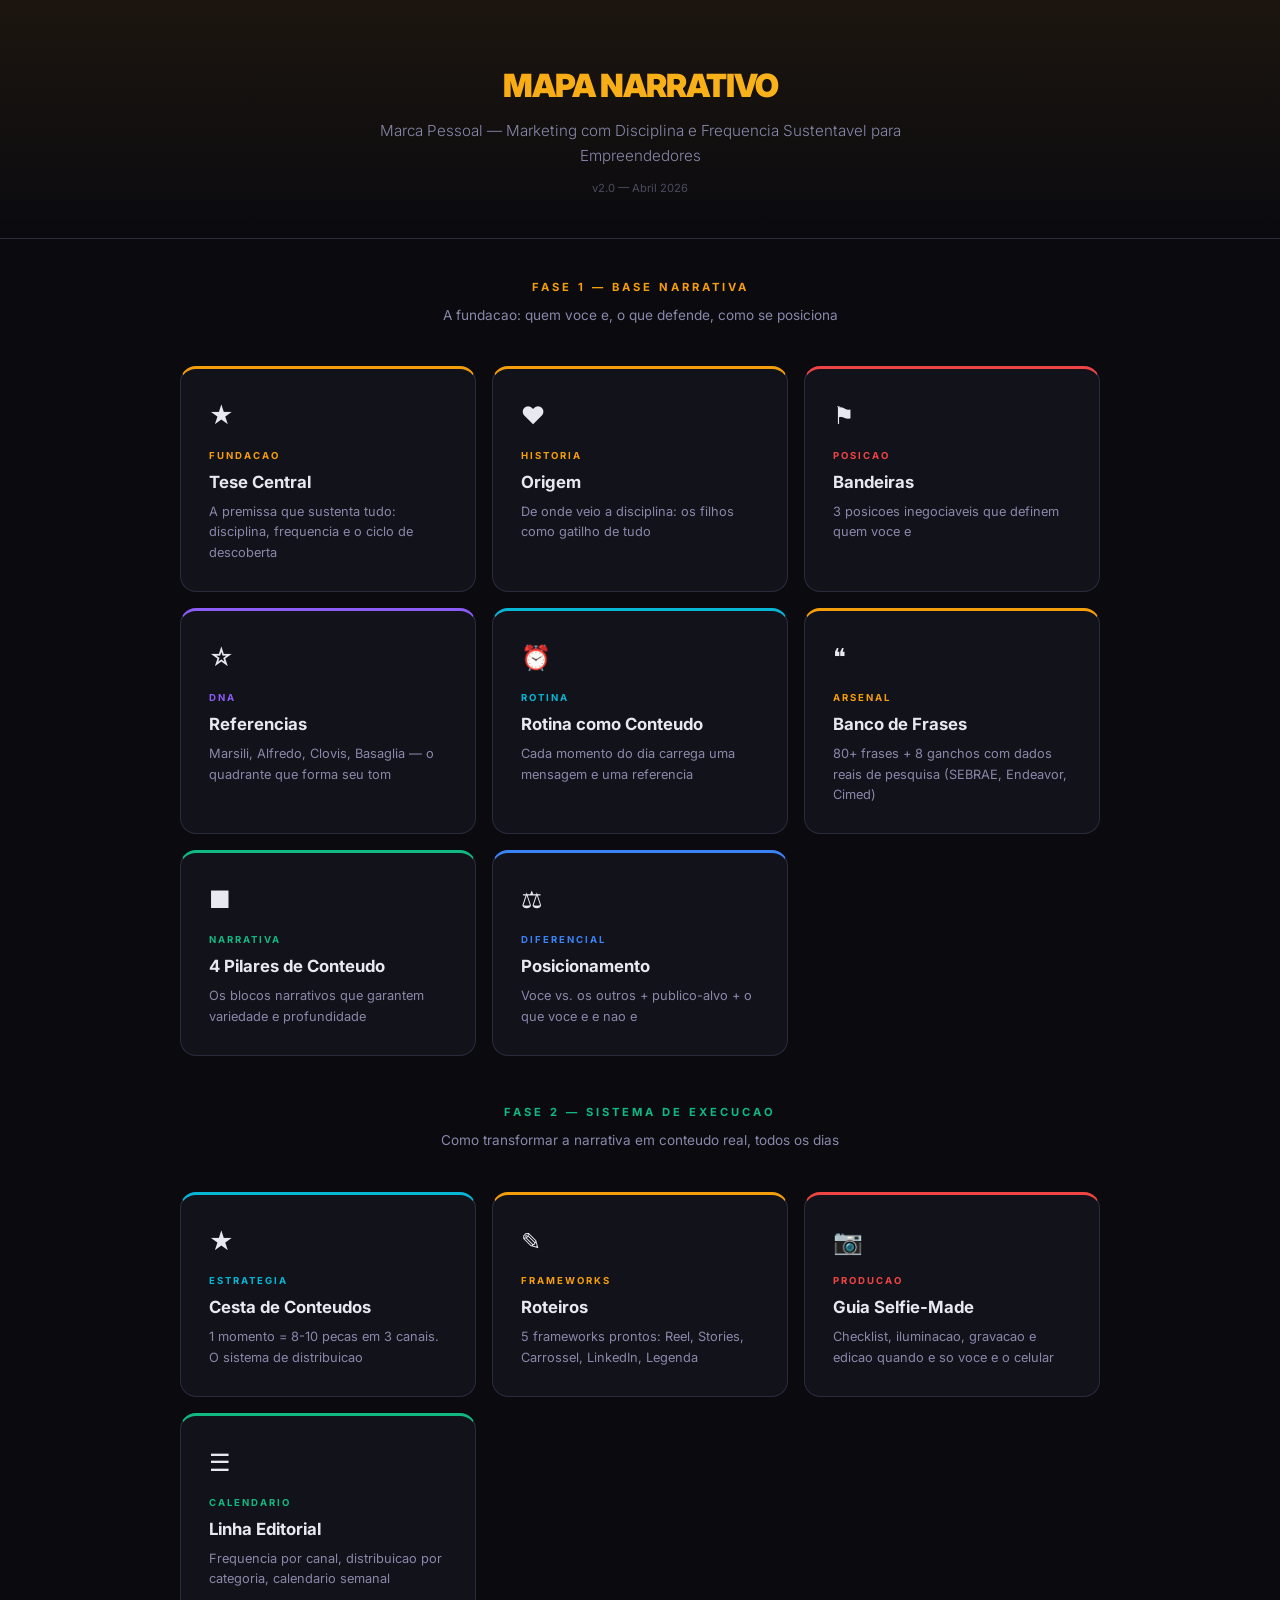
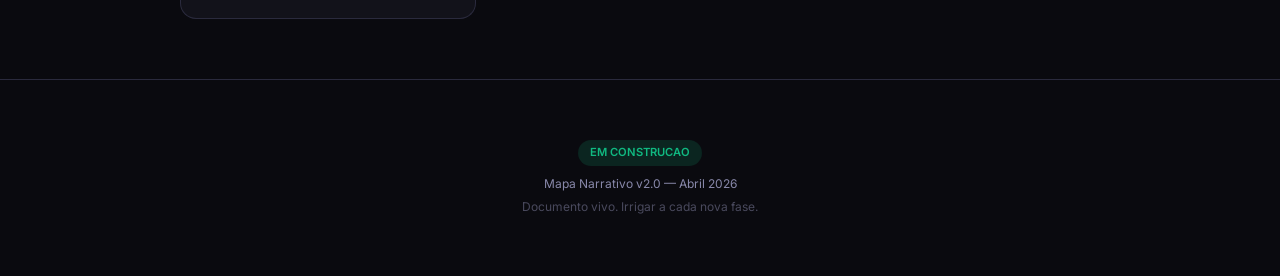
<file: index.html>
<!DOCTYPE html>
<html lang="pt-BR">
<head>
<meta charset="UTF-8">
<meta name="viewport" content="width=device-width, initial-scale=1.0">
<title>Mapa Narrativo — Hub</title>
<link rel="stylesheet" href="styles.css">
</head>
<body>

<div class="header" style="padding:60px 20px 40px">
  <h1>MAPA NARRATIVO</h1>
  <p class="subtitle">Marca Pessoal — Marketing com Disciplina e Frequencia Sustentavel para Empreendedores</p>
  <p class="version">v2.0 — Abril 2026</p>
</div>

<div style="max-width:1000px;margin:40px auto;padding:0 20px">

  <div style="text-align:center;margin-bottom:40px">
    <div style="font-size:0.7rem;font-weight:700;color:var(--accent);letter-spacing:3px;text-transform:uppercase;margin-bottom:8px">FASE 1 — BASE NARRATIVA</div>
    <p style="font-size:0.85rem;color:var(--text-muted)">A fundacao: quem voce e, o que defende, como se posiciona</p>
  </div>

  <div class="hub-grid" style="margin-bottom:48px">
    <a href="tese.html" class="hub-card" style="border-top:3px solid var(--accent)">
      <span class="hub-icon">&#9733;</span>
      <div class="hub-phase" style="color:var(--accent)">Fundacao</div>
      <h3>Tese Central</h3>
      <p>A premissa que sustenta tudo: disciplina, frequencia e o ciclo de descoberta</p>
    </a>
    <a href="origem.html" class="hub-card" style="border-top:3px solid var(--accent)">
      <span class="hub-icon">&#9829;</span>
      <div class="hub-phase" style="color:var(--accent)">Historia</div>
      <h3>Origem</h3>
      <p>De onde veio a disciplina: os filhos como gatilho de tudo</p>
    </a>
    <a href="bandeiras.html" class="hub-card" style="border-top:3px solid var(--red)">
      <span class="hub-icon">&#9873;</span>
      <div class="hub-phase" style="color:var(--red)">Posicao</div>
      <h3>Bandeiras</h3>
      <p>3 posicoes inegociaveis que definem quem voce e</p>
    </a>
    <a href="referencias.html" class="hub-card" style="border-top:3px solid var(--purple)">
      <span class="hub-icon">&#9734;</span>
      <div class="hub-phase" style="color:var(--purple)">DNA</div>
      <h3>Referencias</h3>
      <p>Marsili, Alfredo, Clovis, Basaglia — o quadrante que forma seu tom</p>
    </a>
    <a href="rotina.html" class="hub-card" style="border-top:3px solid var(--cyan)">
      <span class="hub-icon">&#9200;</span>
      <div class="hub-phase" style="color:var(--cyan)">Rotina</div>
      <h3>Rotina como Conteudo</h3>
      <p>Cada momento do dia carrega uma mensagem e uma referencia</p>
    </a>
    <a href="frases.html" class="hub-card" style="border-top:3px solid var(--accent)">
      <span class="hub-icon">&#10077;</span>
      <div class="hub-phase" style="color:var(--accent)">Arsenal</div>
      <h3>Banco de Frases</h3>
      <p>80+ frases + 8 ganchos com dados reais de pesquisa (SEBRAE, Endeavor, Cimed)</p>
    </a>
    <a href="pilares.html" class="hub-card" style="border-top:3px solid var(--green)">
      <span class="hub-icon">&#9632;</span>
      <div class="hub-phase" style="color:var(--green)">Narrativa</div>
      <h3>4 Pilares de Conteudo</h3>
      <p>Os blocos narrativos que garantem variedade e profundidade</p>
    </a>
    <a href="posicionamento.html" class="hub-card" style="border-top:3px solid var(--blue)">
      <span class="hub-icon">&#9878;</span>
      <div class="hub-phase" style="color:var(--blue)">Diferencial</div>
      <h3>Posicionamento</h3>
      <p>Voce vs. os outros + publico-alvo + o que voce e e nao e</p>
    </a>
  </div>

  <div style="text-align:center;margin-bottom:40px">
    <div style="font-size:0.7rem;font-weight:700;color:var(--green);letter-spacing:3px;text-transform:uppercase;margin-bottom:8px">FASE 2 — SISTEMA DE EXECUCAO</div>
    <p style="font-size:0.85rem;color:var(--text-muted)">Como transformar a narrativa em conteudo real, todos os dias</p>
  </div>

  <div class="hub-grid">
    <a href="cesta.html" class="hub-card" style="border-top:3px solid var(--cyan)">
      <span class="hub-icon">&#9733;</span>
      <div class="hub-phase" style="color:var(--cyan)">Estrategia</div>
      <h3>Cesta de Conteudos</h3>
      <p>1 momento = 8-10 pecas em 3 canais. O sistema de distribuicao</p>
    </a>
    <a href="roteiros.html" class="hub-card" style="border-top:3px solid var(--accent)">
      <span class="hub-icon">&#9998;</span>
      <div class="hub-phase" style="color:var(--accent)">Frameworks</div>
      <h3>Roteiros</h3>
      <p>5 frameworks prontos: Reel, Stories, Carrossel, LinkedIn, Legenda</p>
    </a>
    <a href="selfie.html" class="hub-card" style="border-top:3px solid var(--red)">
      <span class="hub-icon">&#128247;</span>
      <div class="hub-phase" style="color:var(--red)">Producao</div>
      <h3>Guia Selfie-Made</h3>
      <p>Checklist, iluminacao, gravacao e edicao quando e so voce e o celular</p>
    </a>
    <a href="editorial.html" class="hub-card" style="border-top:3px solid var(--green)">
      <span class="hub-icon">&#9776;</span>
      <div class="hub-phase" style="color:var(--green)">Calendario</div>
      <h3>Linha Editorial</h3>
      <p>Frequencia por canal, distribuicao por categoria, calendario semanal</p>
    </a>
  </div>

</div>

<div class="footer">
  <div class="status">EM CONSTRUCAO</div>
  <p>Mapa Narrativo v2.0 — Abril 2026</p>
  <p style="margin-top:4px;opacity:0.5">Documento vivo. Irrigar a cada nova fase.</p>
</div>

</body>
</html>
</file>
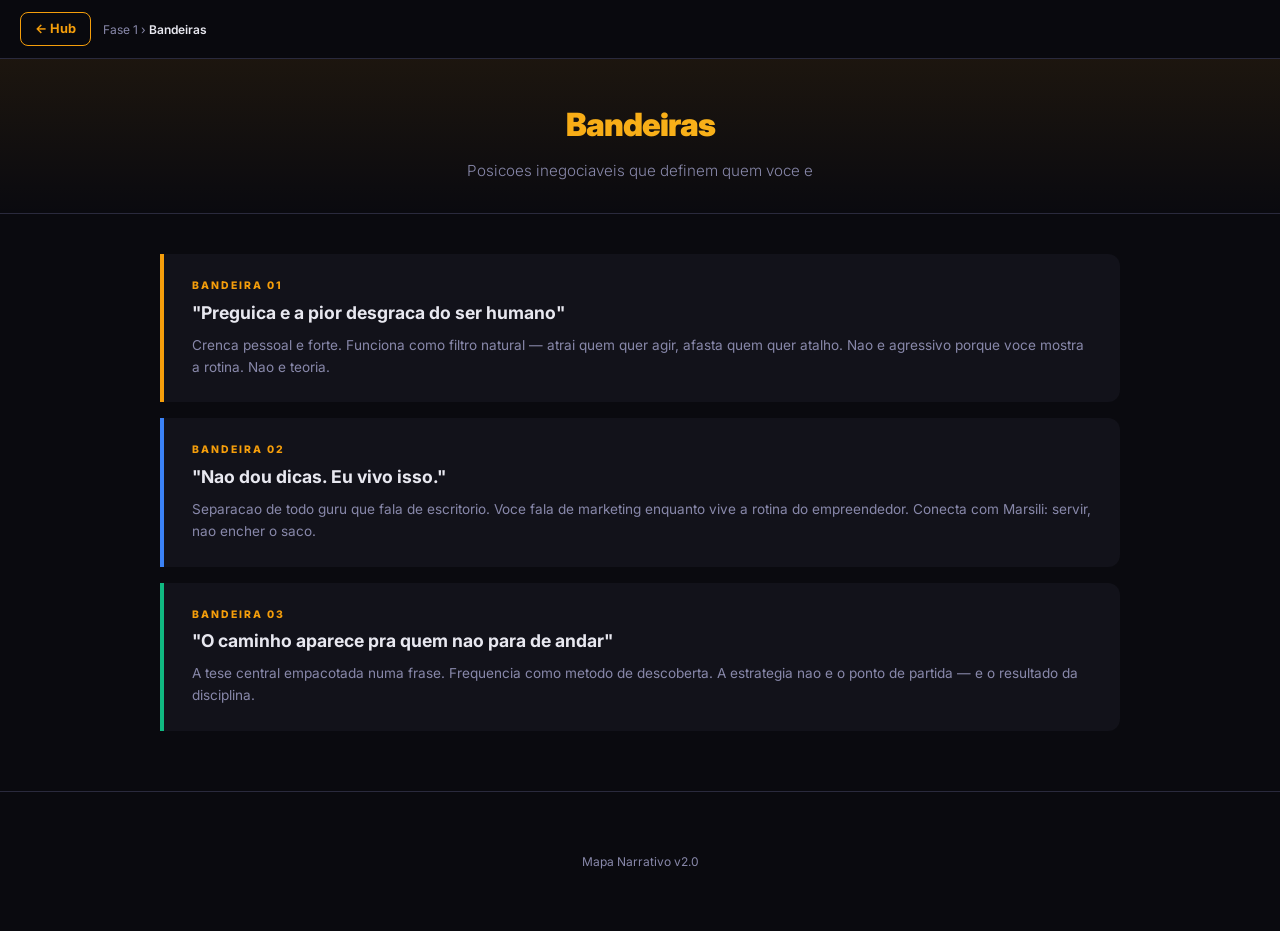
<file: bandeiras.html>
<!DOCTYPE html>
<html lang="pt-BR">
<head><meta charset="UTF-8"><meta name="viewport" content="width=device-width, initial-scale=1.0"><title>Bandeiras — Mapa Narrativo</title><link rel="stylesheet" href="styles.css"></head>
<body>
<div class="topbar"><a href="index.html" class="back">&#8592; Hub</a><div class="breadcrumb">Fase 1 &rsaquo; <span>Bandeiras</span></div></div>
<div class="header"><h1>Bandeiras</h1><p class="subtitle">Posicoes inegociaveis que definem quem voce e</p></div>

<div class="section">
  <div class="bandeira"><div class="num">BANDEIRA 01</div><h3>"Preguica e a pior desgraca do ser humano"</h3><p>Crenca pessoal e forte. Funciona como filtro natural — atrai quem quer agir, afasta quem quer atalho. Nao e agressivo porque voce mostra a rotina. Nao e teoria.</p></div>
  <div class="bandeira" style="border-left-color:var(--blue)"><div class="num">BANDEIRA 02</div><h3>"Nao dou dicas. Eu vivo isso."</h3><p>Separacao de todo guru que fala de escritorio. Voce fala de marketing enquanto vive a rotina do empreendedor. Conecta com Marsili: servir, nao encher o saco.</p></div>
  <div class="bandeira" style="border-left-color:var(--green)"><div class="num">BANDEIRA 03</div><h3>"O caminho aparece pra quem nao para de andar"</h3><p>A tese central empacotada numa frase. Frequencia como metodo de descoberta. A estrategia nao e o ponto de partida — e o resultado da disciplina.</p></div>
</div>

<div class="footer"><p>Mapa Narrativo v2.0</p></div>
</body></html>
</file>
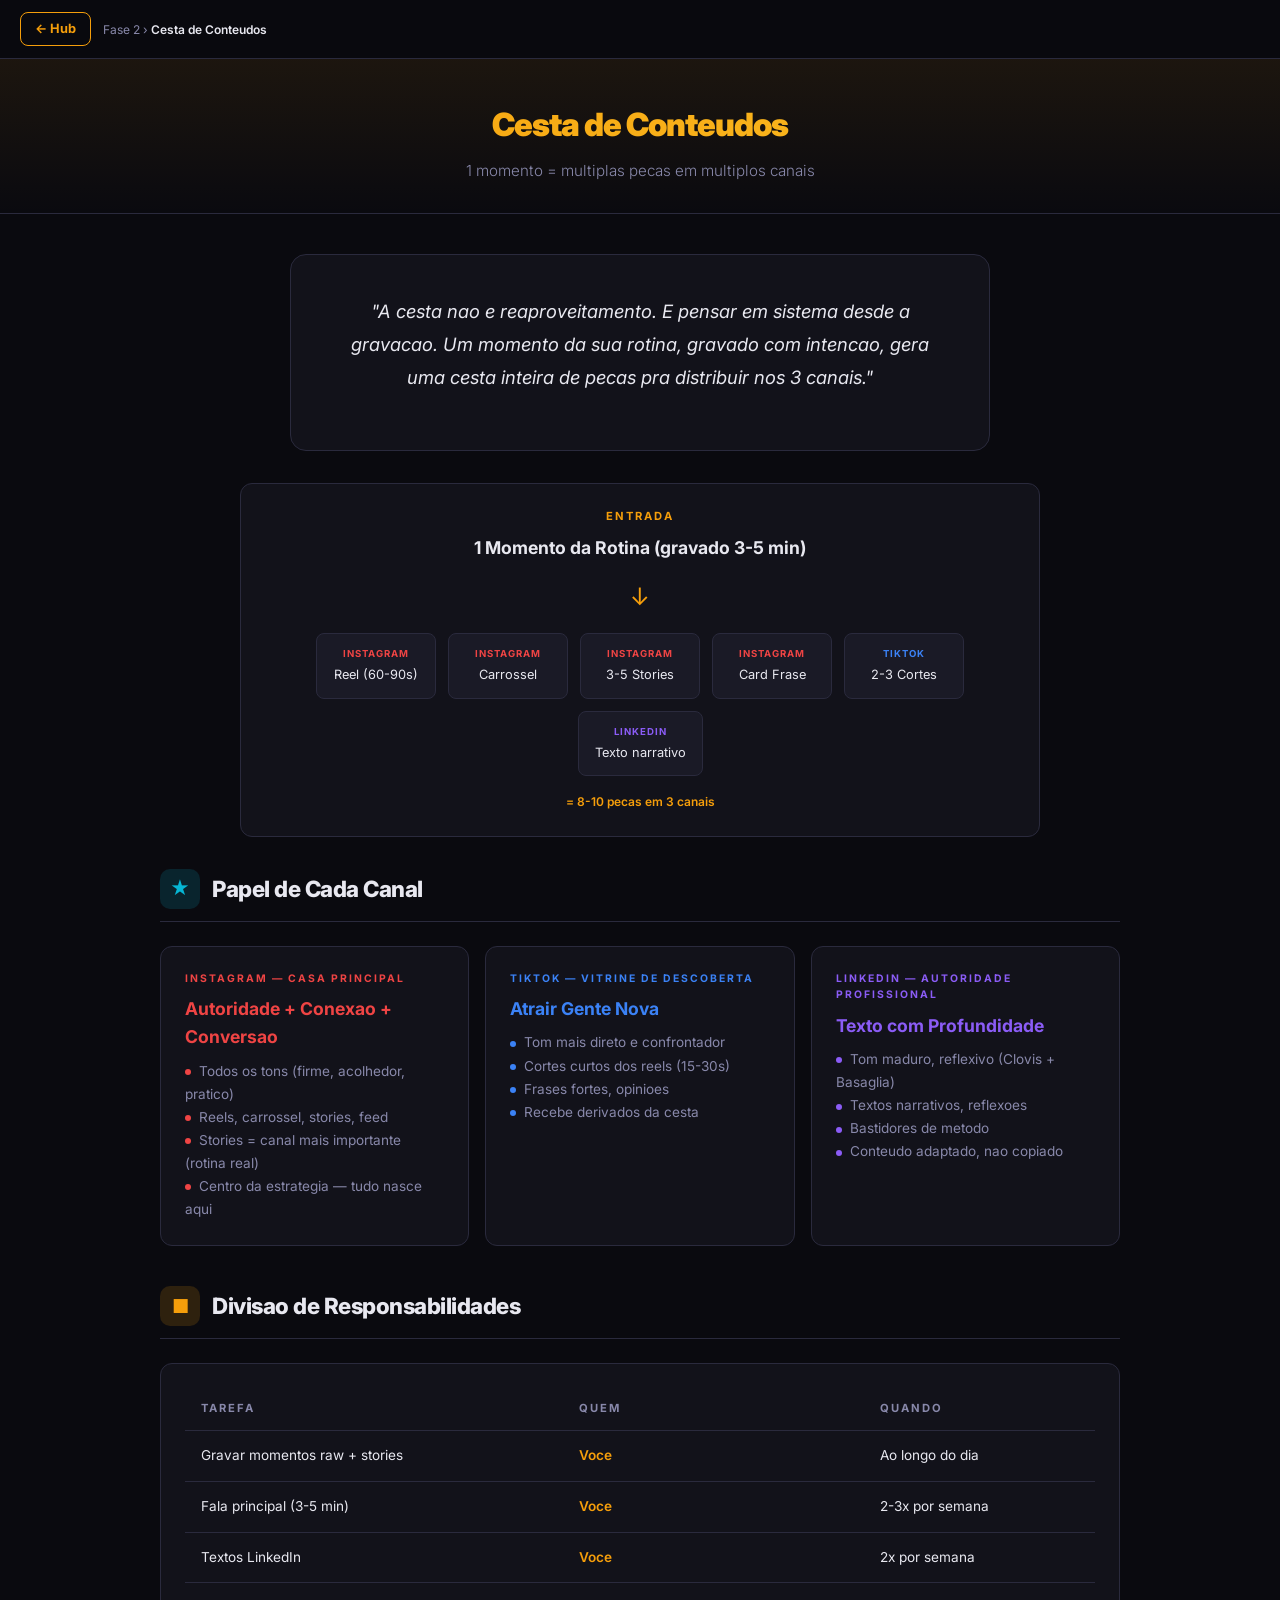
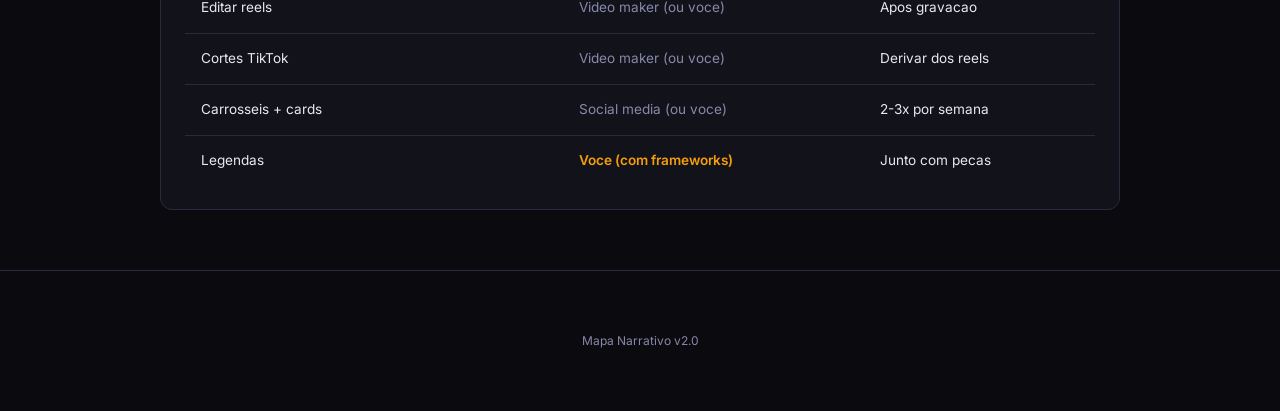
<file: cesta.html>
<!DOCTYPE html>
<html lang="pt-BR">
<head><meta charset="UTF-8"><meta name="viewport" content="width=device-width, initial-scale=1.0"><title>Cesta de Conteudos — Mapa Narrativo</title><link rel="stylesheet" href="styles.css"></head>
<body>
<div class="topbar"><a href="index.html" class="back">&#8592; Hub</a><div class="breadcrumb">Fase 2 &rsaquo; <span>Cesta de Conteudos</span></div></div>
<div class="header"><h1>Cesta de Conteudos</h1><p class="subtitle">1 momento = multiplas pecas em multiplos canais</p></div>

<div class="section">
  <div class="origem-box" style="margin-bottom:32px">
    <div class="origem-quote">"A cesta nao e reaproveitamento. E pensar em sistema desde a gravacao. Um momento da sua rotina, gravado com intencao, gera uma cesta inteira de pecas pra distribuir nos 3 canais."</div>
  </div>

  <div style="text-align:center;background:var(--surface);border:1px solid var(--border);border-radius:12px;padding:24px;max-width:800px;margin:0 auto 32px">
    <div style="font-size:0.7rem;font-weight:700;color:var(--accent);letter-spacing:2px;margin-bottom:8px">ENTRADA</div>
    <div style="font-size:1.1rem;font-weight:700;margin-bottom:16px">1 Momento da Rotina (gravado 3-5 min)</div>
    <div style="font-size:1.5rem;color:var(--accent);margin-bottom:16px">&#8595;</div>
    <div style="display:flex;gap:12px;flex-wrap:wrap;justify-content:center">
      <div style="background:var(--surface-2);border:1px solid var(--border);border-radius:8px;padding:12px 16px;min-width:120px"><div style="font-size:0.6rem;font-weight:700;color:var(--red);letter-spacing:1px">INSTAGRAM</div><div style="font-size:0.8rem;margin-top:4px">Reel (60-90s)</div></div>
      <div style="background:var(--surface-2);border:1px solid var(--border);border-radius:8px;padding:12px 16px;min-width:120px"><div style="font-size:0.6rem;font-weight:700;color:var(--red);letter-spacing:1px">INSTAGRAM</div><div style="font-size:0.8rem;margin-top:4px">Carrossel</div></div>
      <div style="background:var(--surface-2);border:1px solid var(--border);border-radius:8px;padding:12px 16px;min-width:120px"><div style="font-size:0.6rem;font-weight:700;color:var(--red);letter-spacing:1px">INSTAGRAM</div><div style="font-size:0.8rem;margin-top:4px">3-5 Stories</div></div>
      <div style="background:var(--surface-2);border:1px solid var(--border);border-radius:8px;padding:12px 16px;min-width:120px"><div style="font-size:0.6rem;font-weight:700;color:var(--red);letter-spacing:1px">INSTAGRAM</div><div style="font-size:0.8rem;margin-top:4px">Card Frase</div></div>
      <div style="background:var(--surface-2);border:1px solid var(--border);border-radius:8px;padding:12px 16px;min-width:120px"><div style="font-size:0.6rem;font-weight:700;color:var(--blue);letter-spacing:1px">TIKTOK</div><div style="font-size:0.8rem;margin-top:4px">2-3 Cortes</div></div>
      <div style="background:var(--surface-2);border:1px solid var(--border);border-radius:8px;padding:12px 16px;min-width:120px"><div style="font-size:0.6rem;font-weight:700;color:var(--purple);letter-spacing:1px">LINKEDIN</div><div style="font-size:0.8rem;margin-top:4px">Texto narrativo</div></div>
    </div>
    <div style="margin-top:16px;font-size:0.75rem;color:var(--accent);font-weight:600">= 8-10 pecas em 3 canais</div>
  </div>

  <div class="section-title"><div class="icon icon-cyan">&#9733;</div><h2>Papel de Cada Canal</h2></div>
  <div class="cards cols-3">
    <div class="card accent-red"><div class="card-label">Instagram — Casa Principal</div><h3>Autoridade + Conexao + Conversao</h3><ul><li>Todos os tons (firme, acolhedor, pratico)</li><li>Reels, carrossel, stories, feed</li><li>Stories = canal mais importante (rotina real)</li><li>Centro da estrategia — tudo nasce aqui</li></ul></div>
    <div class="card accent-blue"><div class="card-label">TikTok — Vitrine de Descoberta</div><h3>Atrair Gente Nova</h3><ul><li>Tom mais direto e confrontador</li><li>Cortes curtos dos reels (15-30s)</li><li>Frases fortes, opinioes</li><li>Recebe derivados da cesta</li></ul></div>
    <div class="card accent-purple"><div class="card-label">LinkedIn — Autoridade Profissional</div><h3>Texto com Profundidade</h3><ul><li>Tom maduro, reflexivo (Clovis + Basaglia)</li><li>Textos narrativos, reflexoes</li><li>Bastidores de metodo</li><li>Conteudo adaptado, nao copiado</li></ul></div>
  </div>
</div>

<div class="section">
  <div class="section-title"><div class="icon icon-amber">&#9632;</div><h2>Divisao de Responsabilidades</h2></div>
  <div class="card" style="overflow-x:auto">
    <table class="compare-table">
      <thead><tr><th>Tarefa</th><th>Quem</th><th>Quando</th></tr></thead>
      <tbody>
        <tr><td>Gravar momentos raw + stories</td><td class="voce">Voce</td><td>Ao longo do dia</td></tr>
        <tr><td>Fala principal (3-5 min)</td><td class="voce">Voce</td><td>2-3x por semana</td></tr>
        <tr><td>Textos LinkedIn</td><td class="voce">Voce</td><td>2x por semana</td></tr>
        <tr><td>Editar reels</td><td class="outros">Video maker (ou voce)</td><td>Apos gravacao</td></tr>
        <tr><td>Cortes TikTok</td><td class="outros">Video maker (ou voce)</td><td>Derivar dos reels</td></tr>
        <tr><td>Carrosseis + cards</td><td class="outros">Social media (ou voce)</td><td>2-3x por semana</td></tr>
        <tr><td>Legendas</td><td class="voce">Voce (com frameworks)</td><td>Junto com pecas</td></tr>
      </tbody>
    </table>
  </div>
</div>

<div class="footer"><p>Mapa Narrativo v2.0</p></div>
</body></html>
</file>
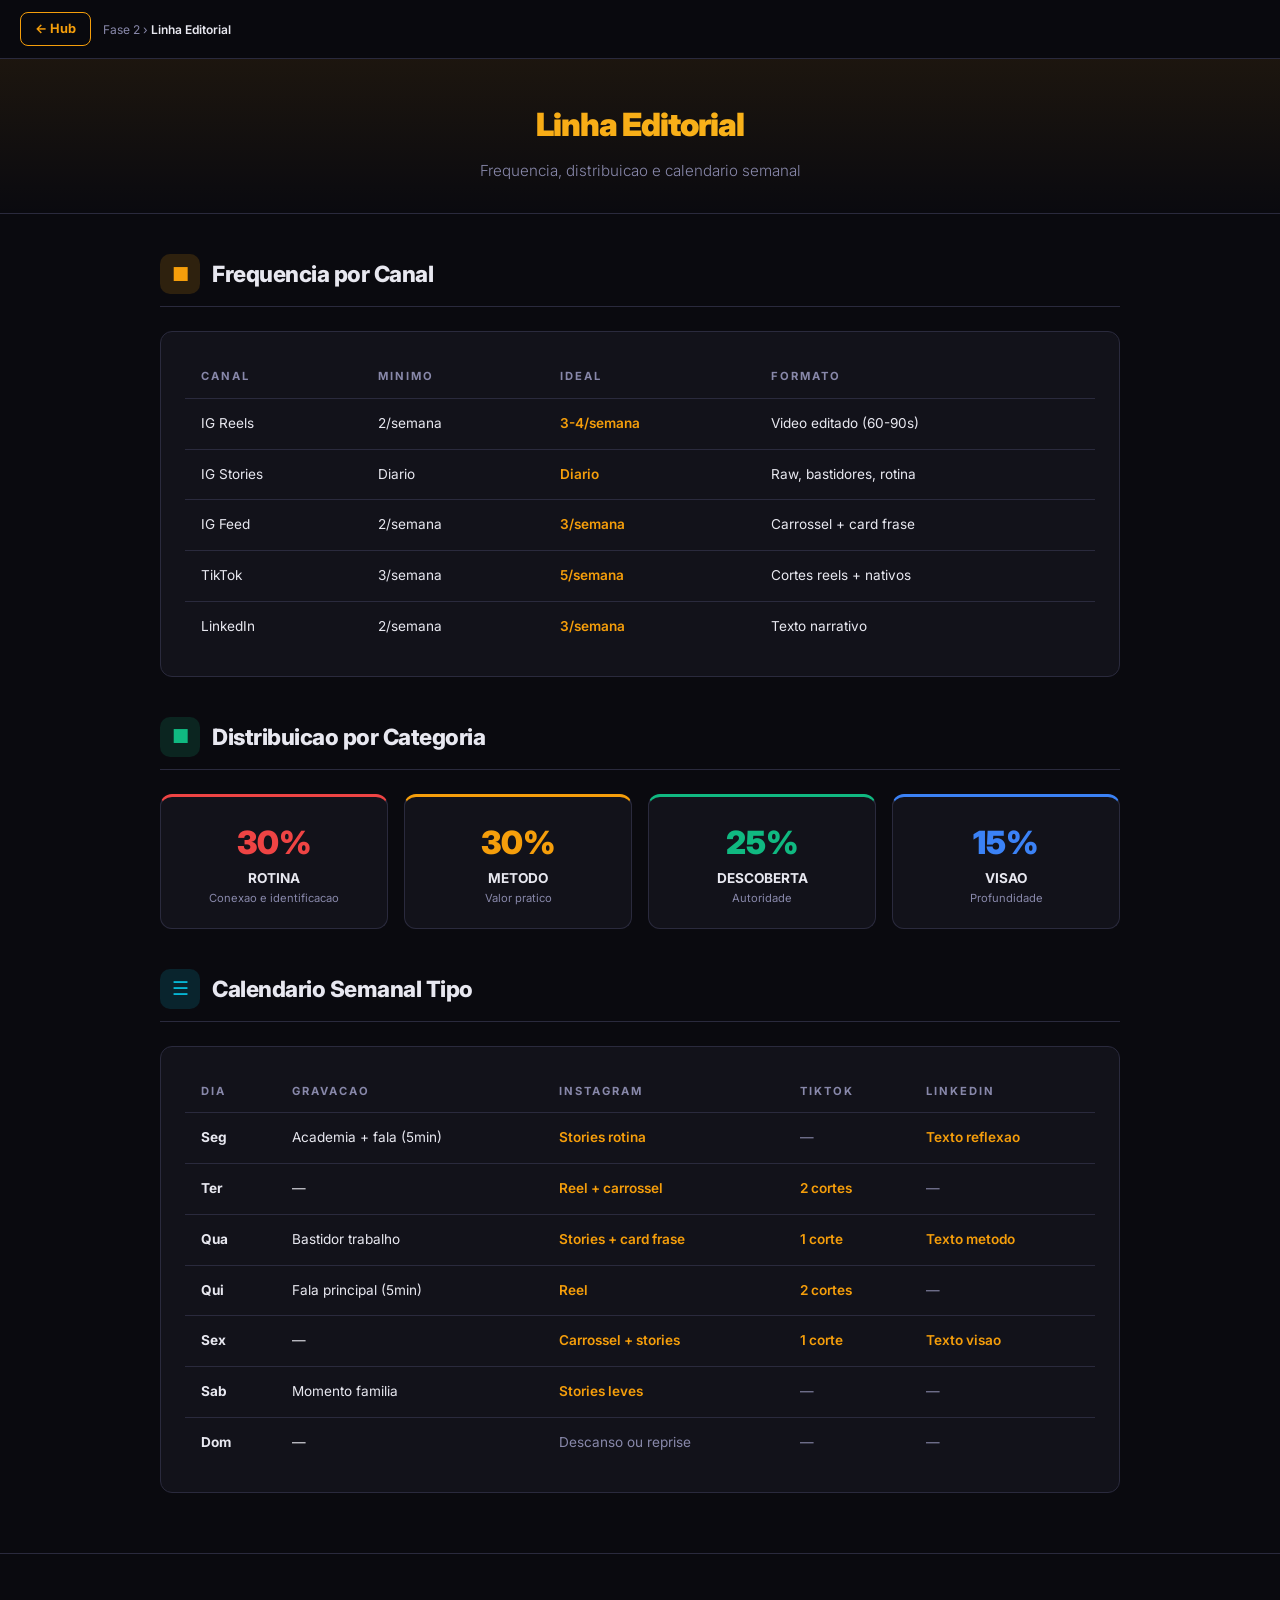
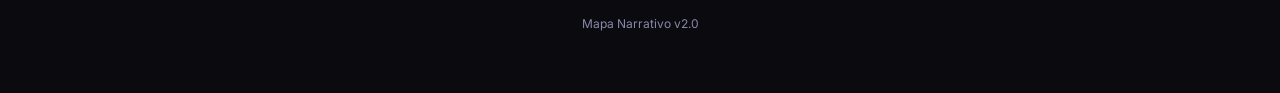
<file: editorial.html>
<!DOCTYPE html>
<html lang="pt-BR">
<head><meta charset="UTF-8"><meta name="viewport" content="width=device-width, initial-scale=1.0"><title>Linha Editorial — Mapa Narrativo</title><link rel="stylesheet" href="styles.css"></head>
<body>
<div class="topbar"><a href="index.html" class="back">&#8592; Hub</a><div class="breadcrumb">Fase 2 &rsaquo; <span>Linha Editorial</span></div></div>
<div class="header"><h1>Linha Editorial</h1><p class="subtitle">Frequencia, distribuicao e calendario semanal</p></div>

<div class="section">
  <div class="section-title"><div class="icon icon-amber">&#9632;</div><h2>Frequencia por Canal</h2></div>
  <div class="card" style="overflow-x:auto">
    <table class="compare-table">
      <thead><tr><th>Canal</th><th>Minimo</th><th>Ideal</th><th>Formato</th></tr></thead>
      <tbody>
        <tr><td>IG Reels</td><td>2/semana</td><td class="voce">3-4/semana</td><td>Video editado (60-90s)</td></tr>
        <tr><td>IG Stories</td><td>Diario</td><td class="voce">Diario</td><td>Raw, bastidores, rotina</td></tr>
        <tr><td>IG Feed</td><td>2/semana</td><td class="voce">3/semana</td><td>Carrossel + card frase</td></tr>
        <tr><td>TikTok</td><td>3/semana</td><td class="voce">5/semana</td><td>Cortes reels + nativos</td></tr>
        <tr><td>LinkedIn</td><td>2/semana</td><td class="voce">3/semana</td><td>Texto narrativo</td></tr>
      </tbody>
    </table>
  </div>
</div>

<div class="section">
  <div class="section-title"><div class="icon icon-green">&#9632;</div><h2>Distribuicao por Categoria</h2></div>
  <div class="cards cols-4">
    <div style="background:var(--surface);border:1px solid var(--border);border-radius:12px;padding:20px;text-align:center;border-top:3px solid var(--red)"><div style="font-size:2rem;font-weight:900;color:var(--red)">30%</div><div style="font-size:0.85rem;font-weight:700">ROTINA</div><div style="font-size:0.7rem;color:var(--text-muted)">Conexao e identificacao</div></div>
    <div style="background:var(--surface);border:1px solid var(--border);border-radius:12px;padding:20px;text-align:center;border-top:3px solid var(--accent)"><div style="font-size:2rem;font-weight:900;color:var(--accent)">30%</div><div style="font-size:0.85rem;font-weight:700">METODO</div><div style="font-size:0.7rem;color:var(--text-muted)">Valor pratico</div></div>
    <div style="background:var(--surface);border:1px solid var(--border);border-radius:12px;padding:20px;text-align:center;border-top:3px solid var(--green)"><div style="font-size:2rem;font-weight:900;color:var(--green)">25%</div><div style="font-size:0.85rem;font-weight:700">DESCOBERTA</div><div style="font-size:0.7rem;color:var(--text-muted)">Autoridade</div></div>
    <div style="background:var(--surface);border:1px solid var(--border);border-radius:12px;padding:20px;text-align:center;border-top:3px solid var(--blue)"><div style="font-size:2rem;font-weight:900;color:var(--blue)">15%</div><div style="font-size:0.85rem;font-weight:700">VISAO</div><div style="font-size:0.7rem;color:var(--text-muted)">Profundidade</div></div>
  </div>
</div>

<div class="section">
  <div class="section-title"><div class="icon icon-cyan">&#9776;</div><h2>Calendario Semanal Tipo</h2></div>
  <div class="card" style="overflow-x:auto">
    <table class="compare-table">
      <thead><tr><th>Dia</th><th>Gravacao</th><th>Instagram</th><th>TikTok</th><th>LinkedIn</th></tr></thead>
      <tbody>
        <tr><td><strong>Seg</strong></td><td>Academia + fala (5min)</td><td class="voce">Stories rotina</td><td class="outros">—</td><td class="voce">Texto reflexao</td></tr>
        <tr><td><strong>Ter</strong></td><td>—</td><td class="voce">Reel + carrossel</td><td class="voce">2 cortes</td><td class="outros">—</td></tr>
        <tr><td><strong>Qua</strong></td><td>Bastidor trabalho</td><td class="voce">Stories + card frase</td><td class="voce">1 corte</td><td class="voce">Texto metodo</td></tr>
        <tr><td><strong>Qui</strong></td><td>Fala principal (5min)</td><td class="voce">Reel</td><td class="voce">2 cortes</td><td class="outros">—</td></tr>
        <tr><td><strong>Sex</strong></td><td>—</td><td class="voce">Carrossel + stories</td><td class="voce">1 corte</td><td class="voce">Texto visao</td></tr>
        <tr><td><strong>Sab</strong></td><td>Momento familia</td><td class="voce">Stories leves</td><td class="outros">—</td><td class="outros">—</td></tr>
        <tr><td><strong>Dom</strong></td><td>—</td><td class="outros">Descanso ou reprise</td><td class="outros">—</td><td class="outros">—</td></tr>
      </tbody>
    </table>
  </div>
</div>

<div class="footer"><p>Mapa Narrativo v2.0</p></div>
</body></html>
</file>
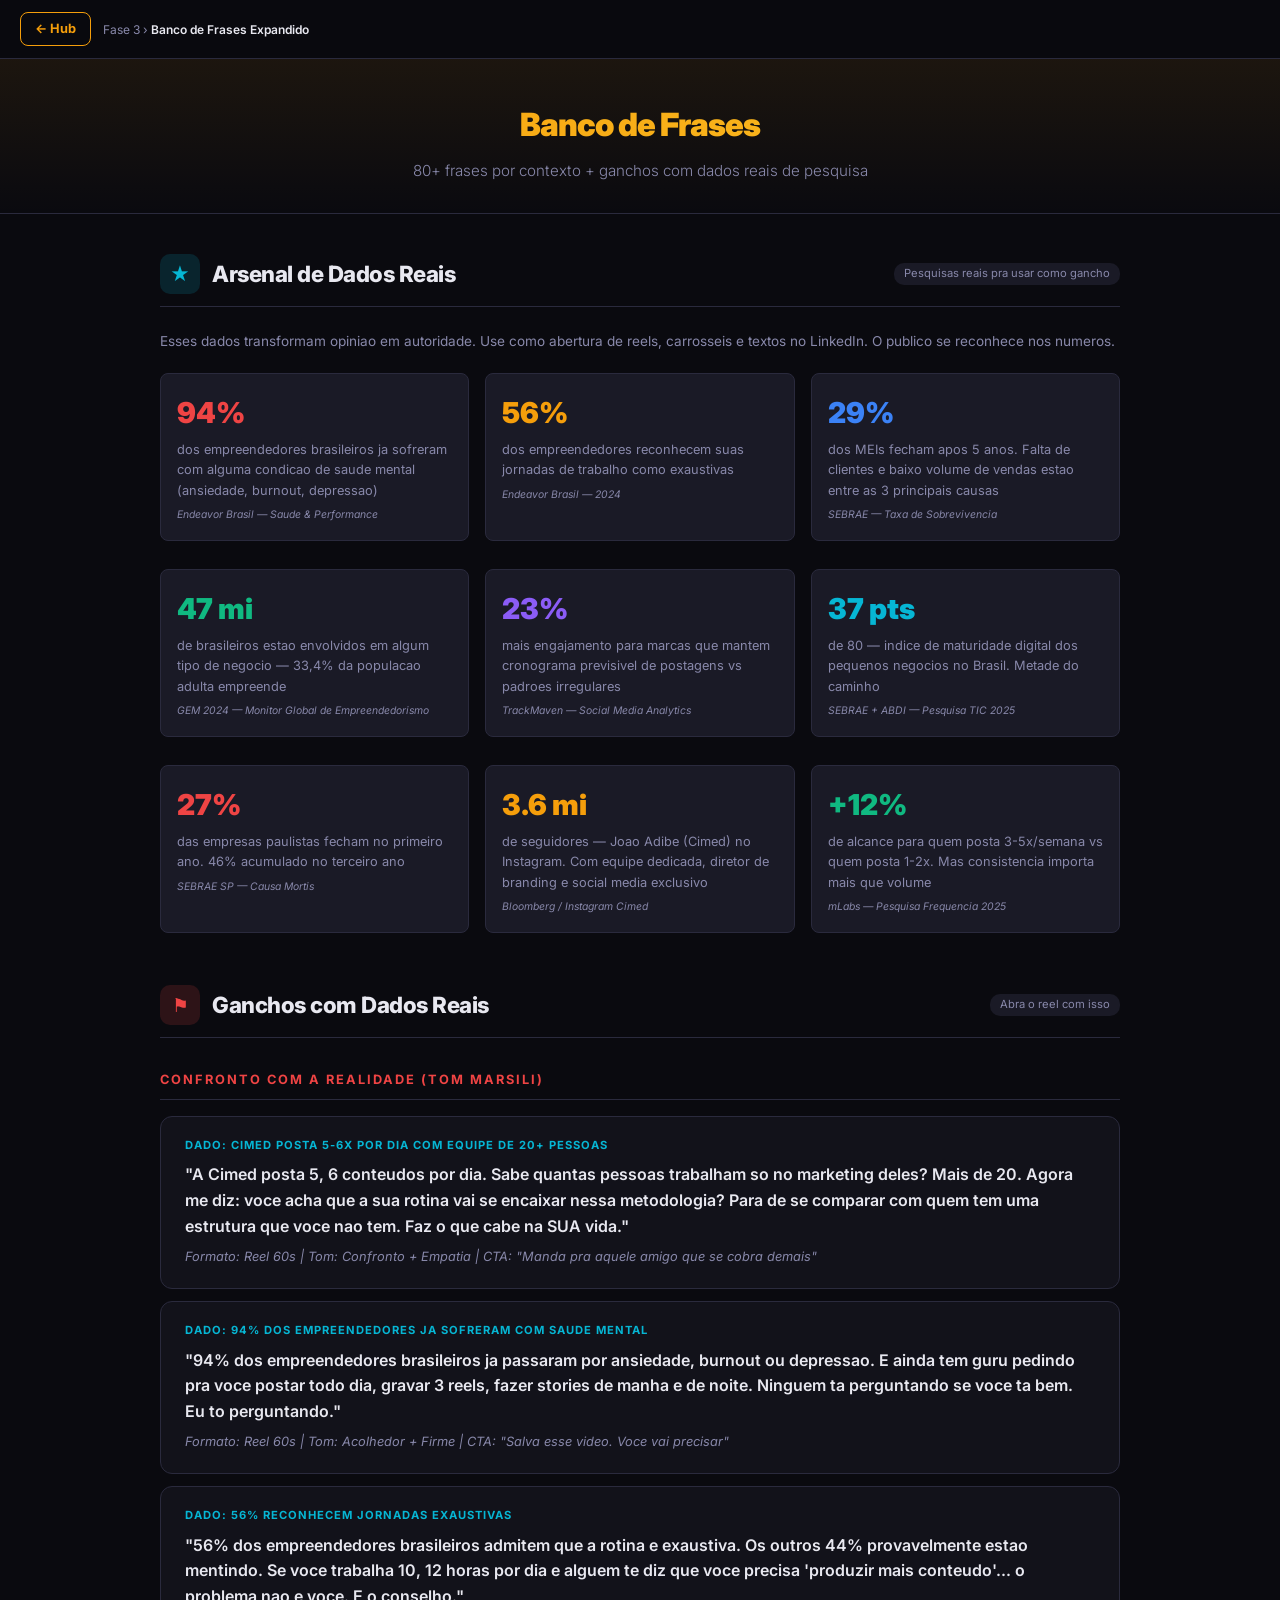
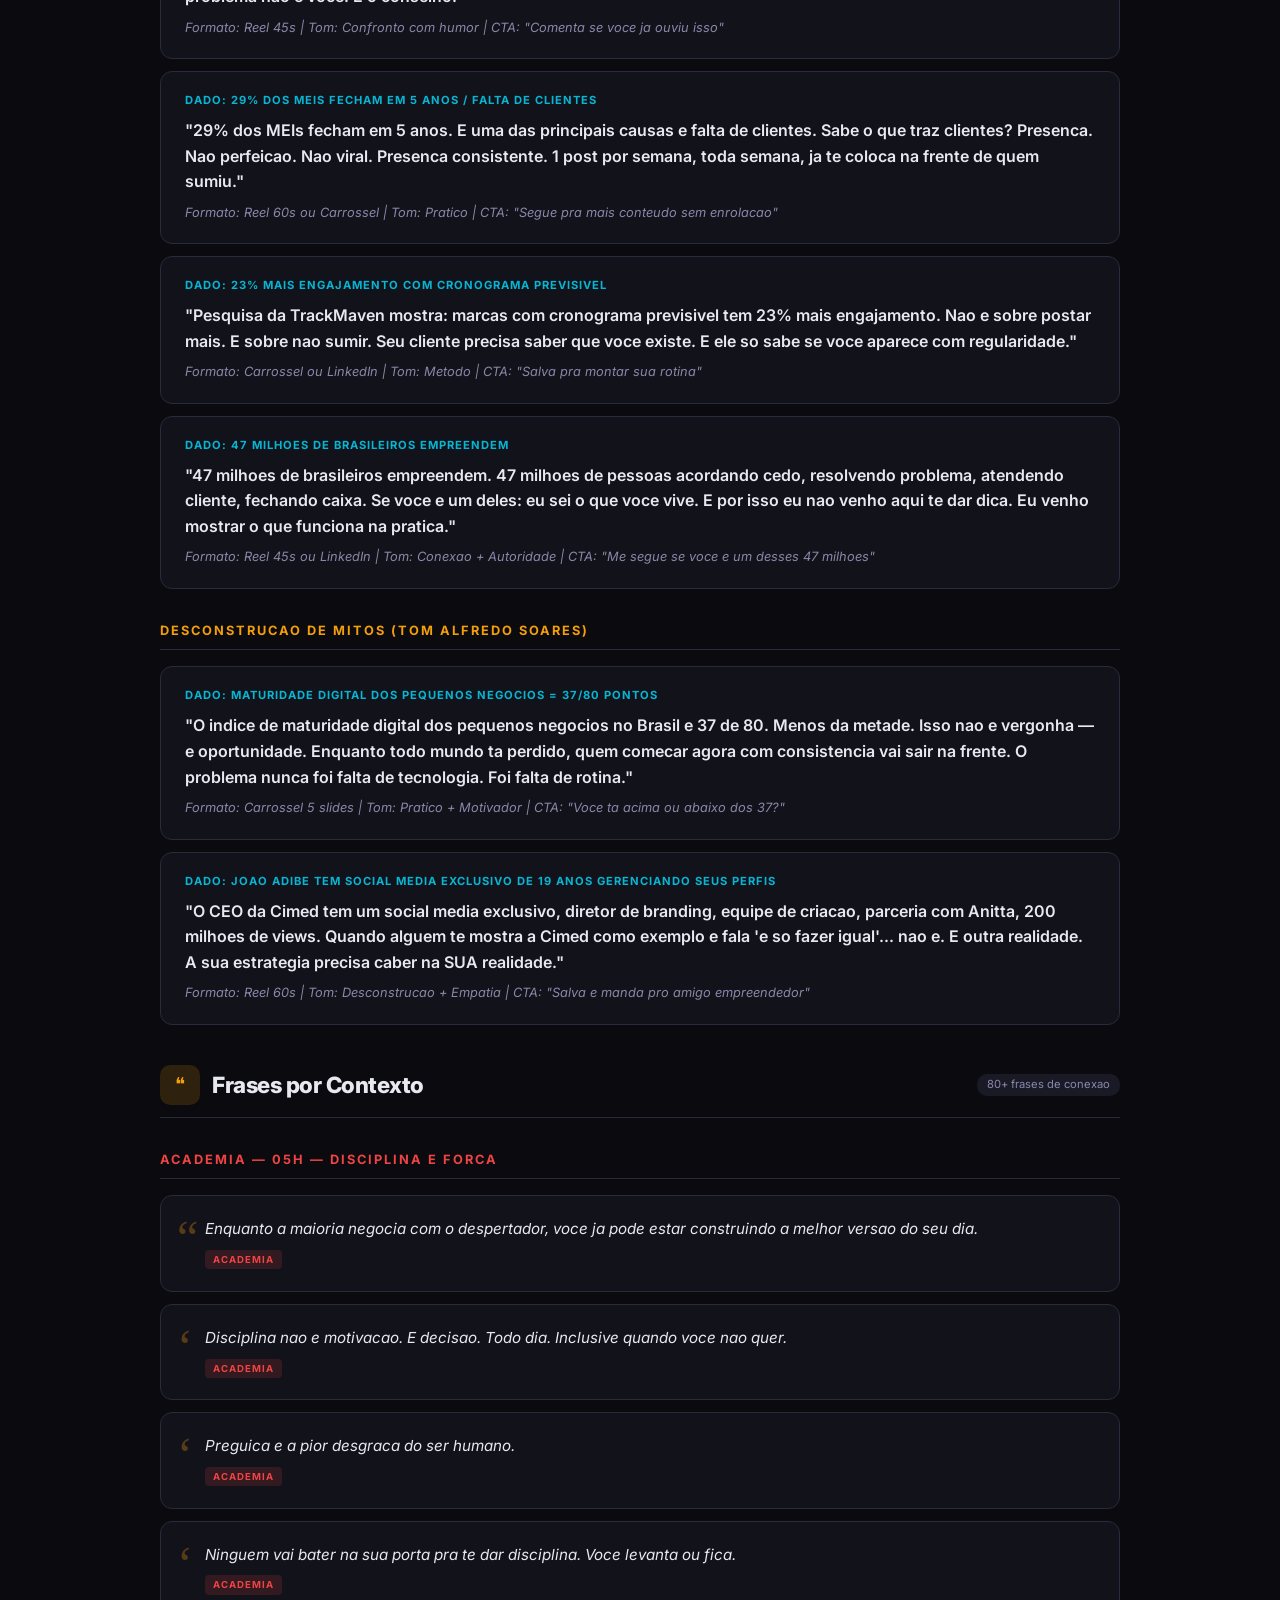
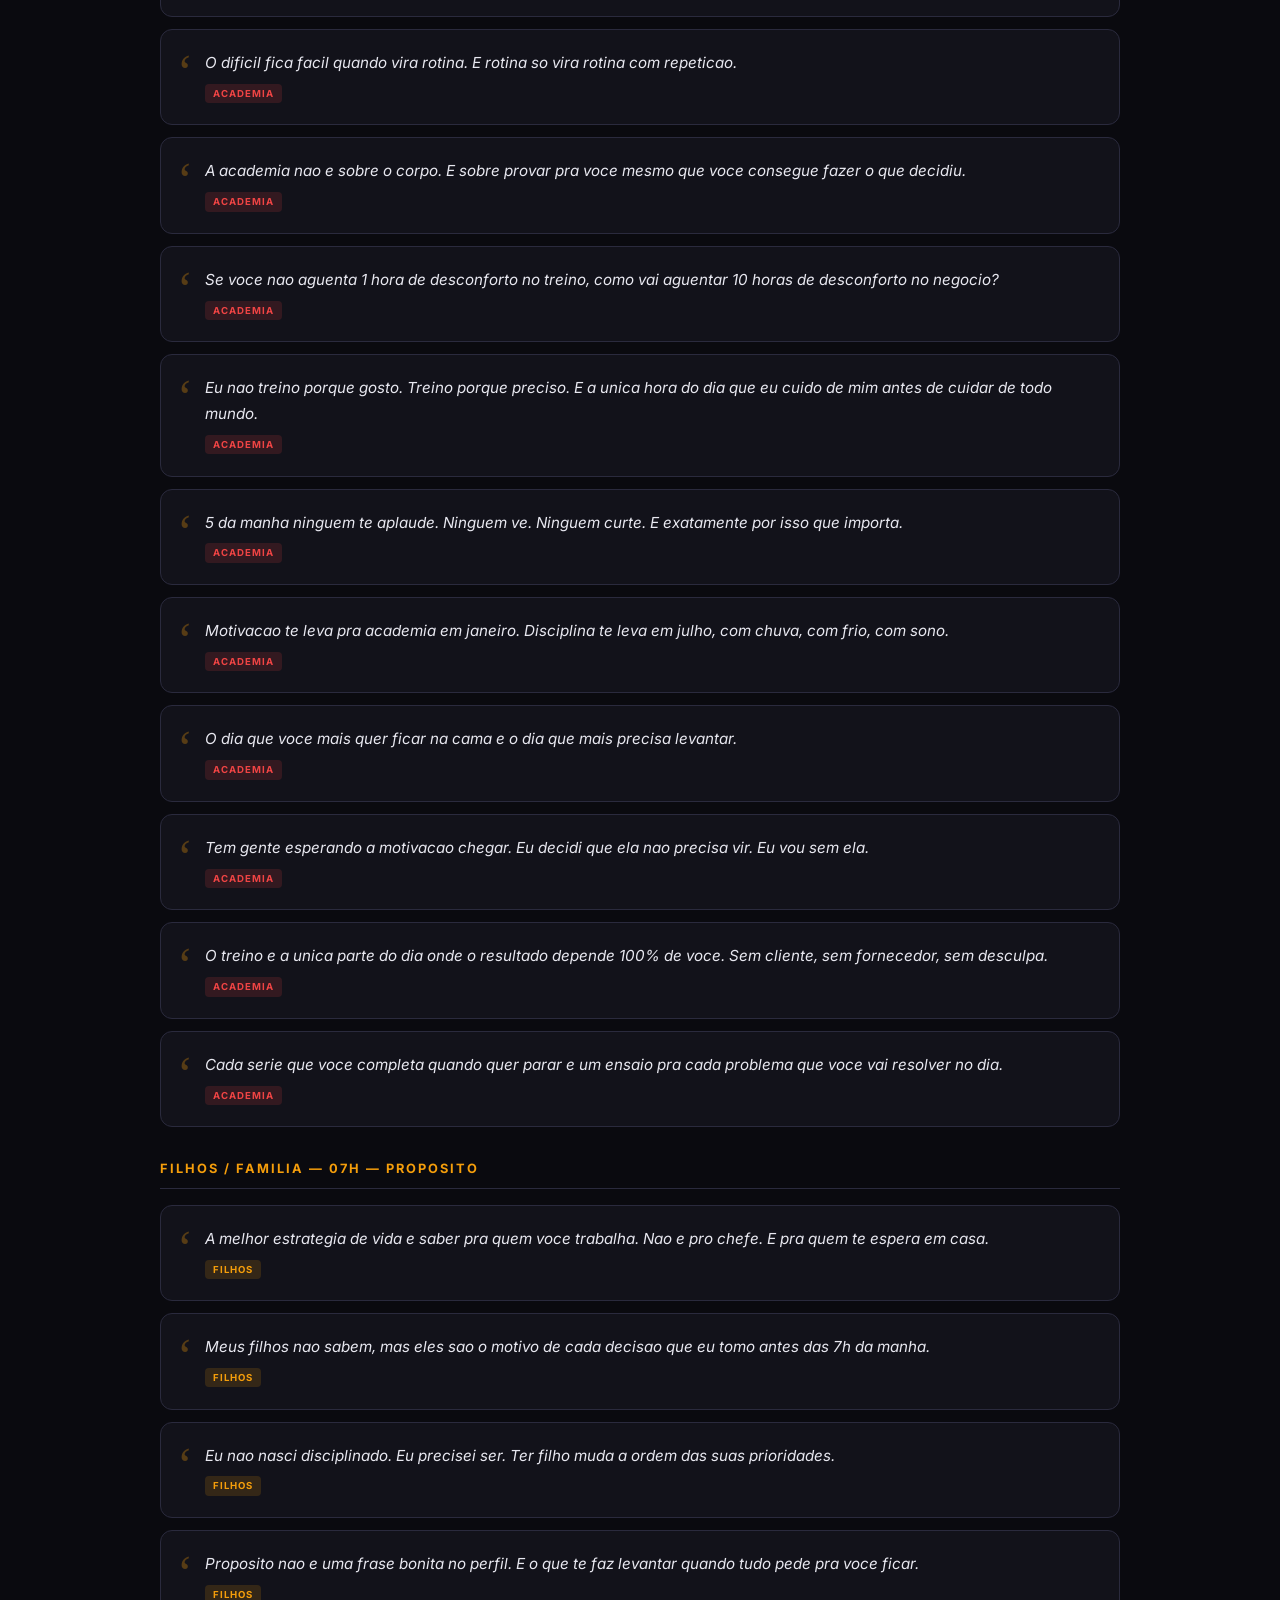
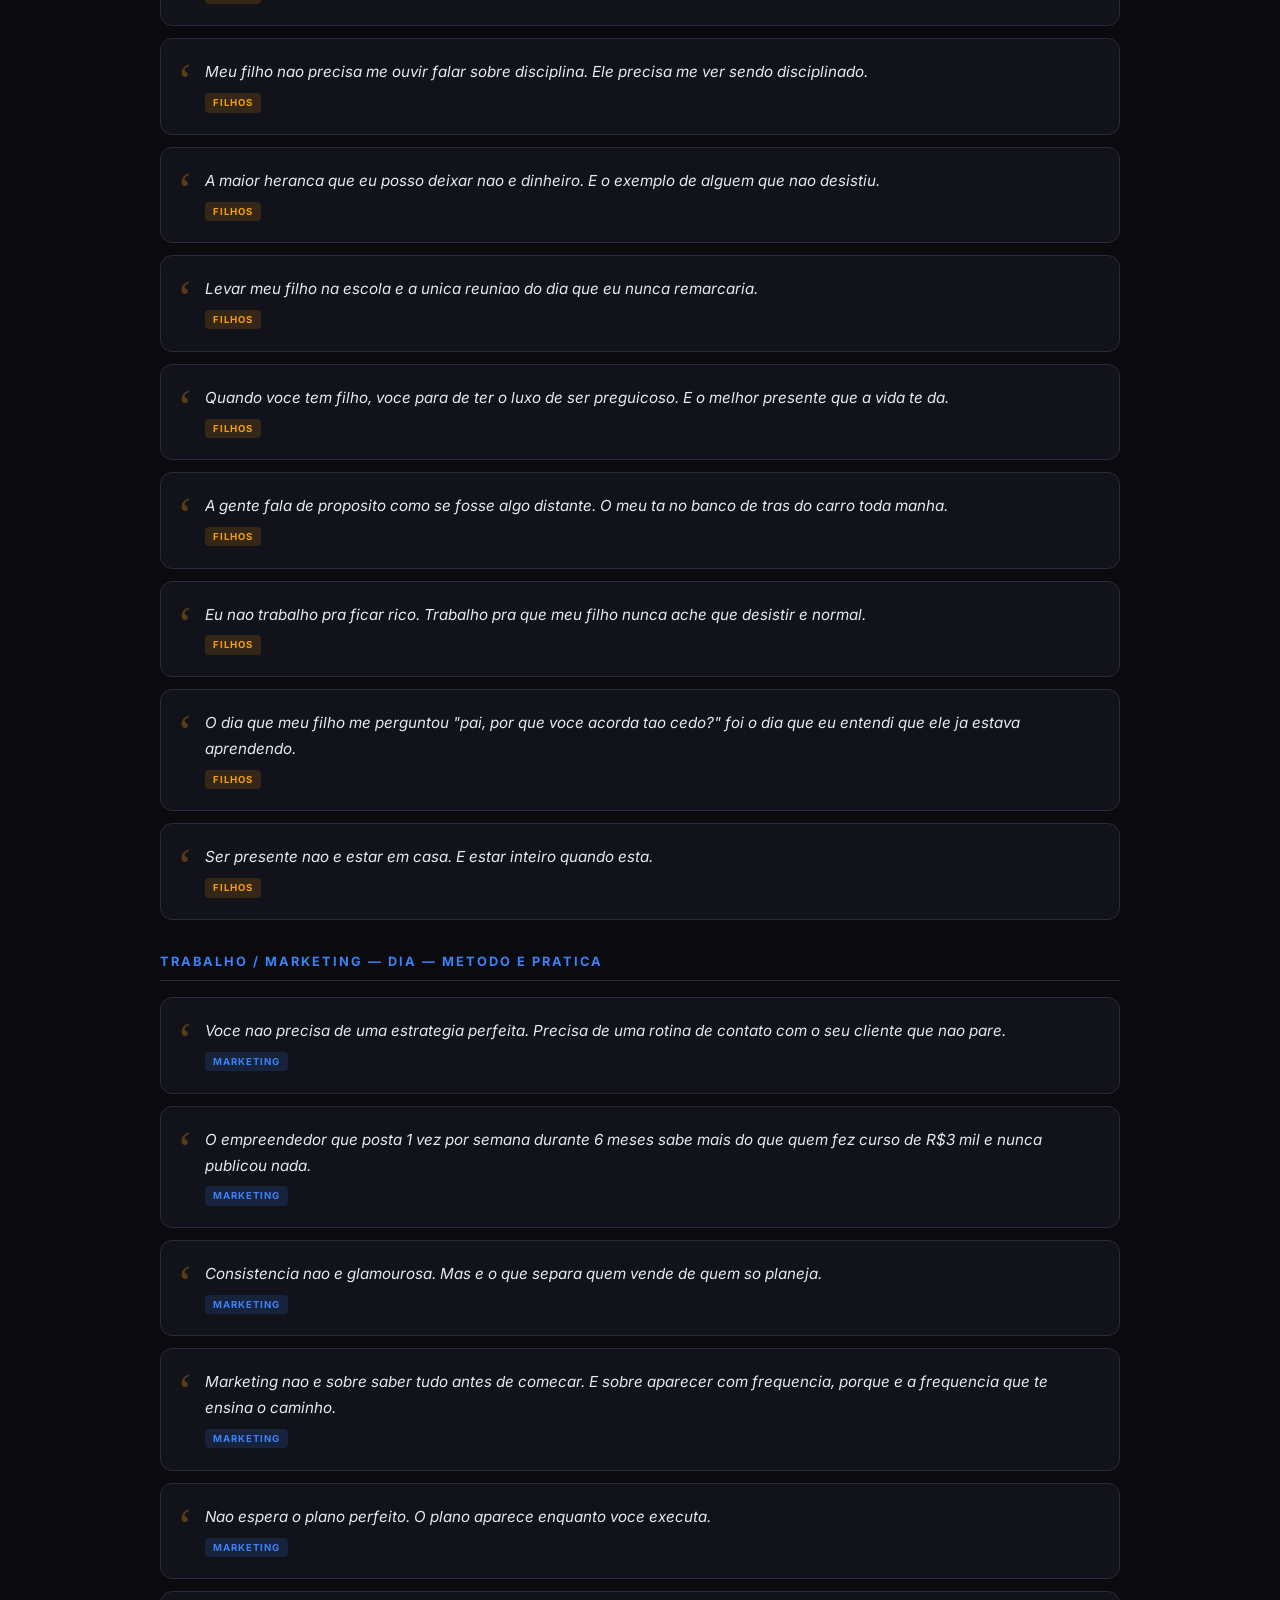
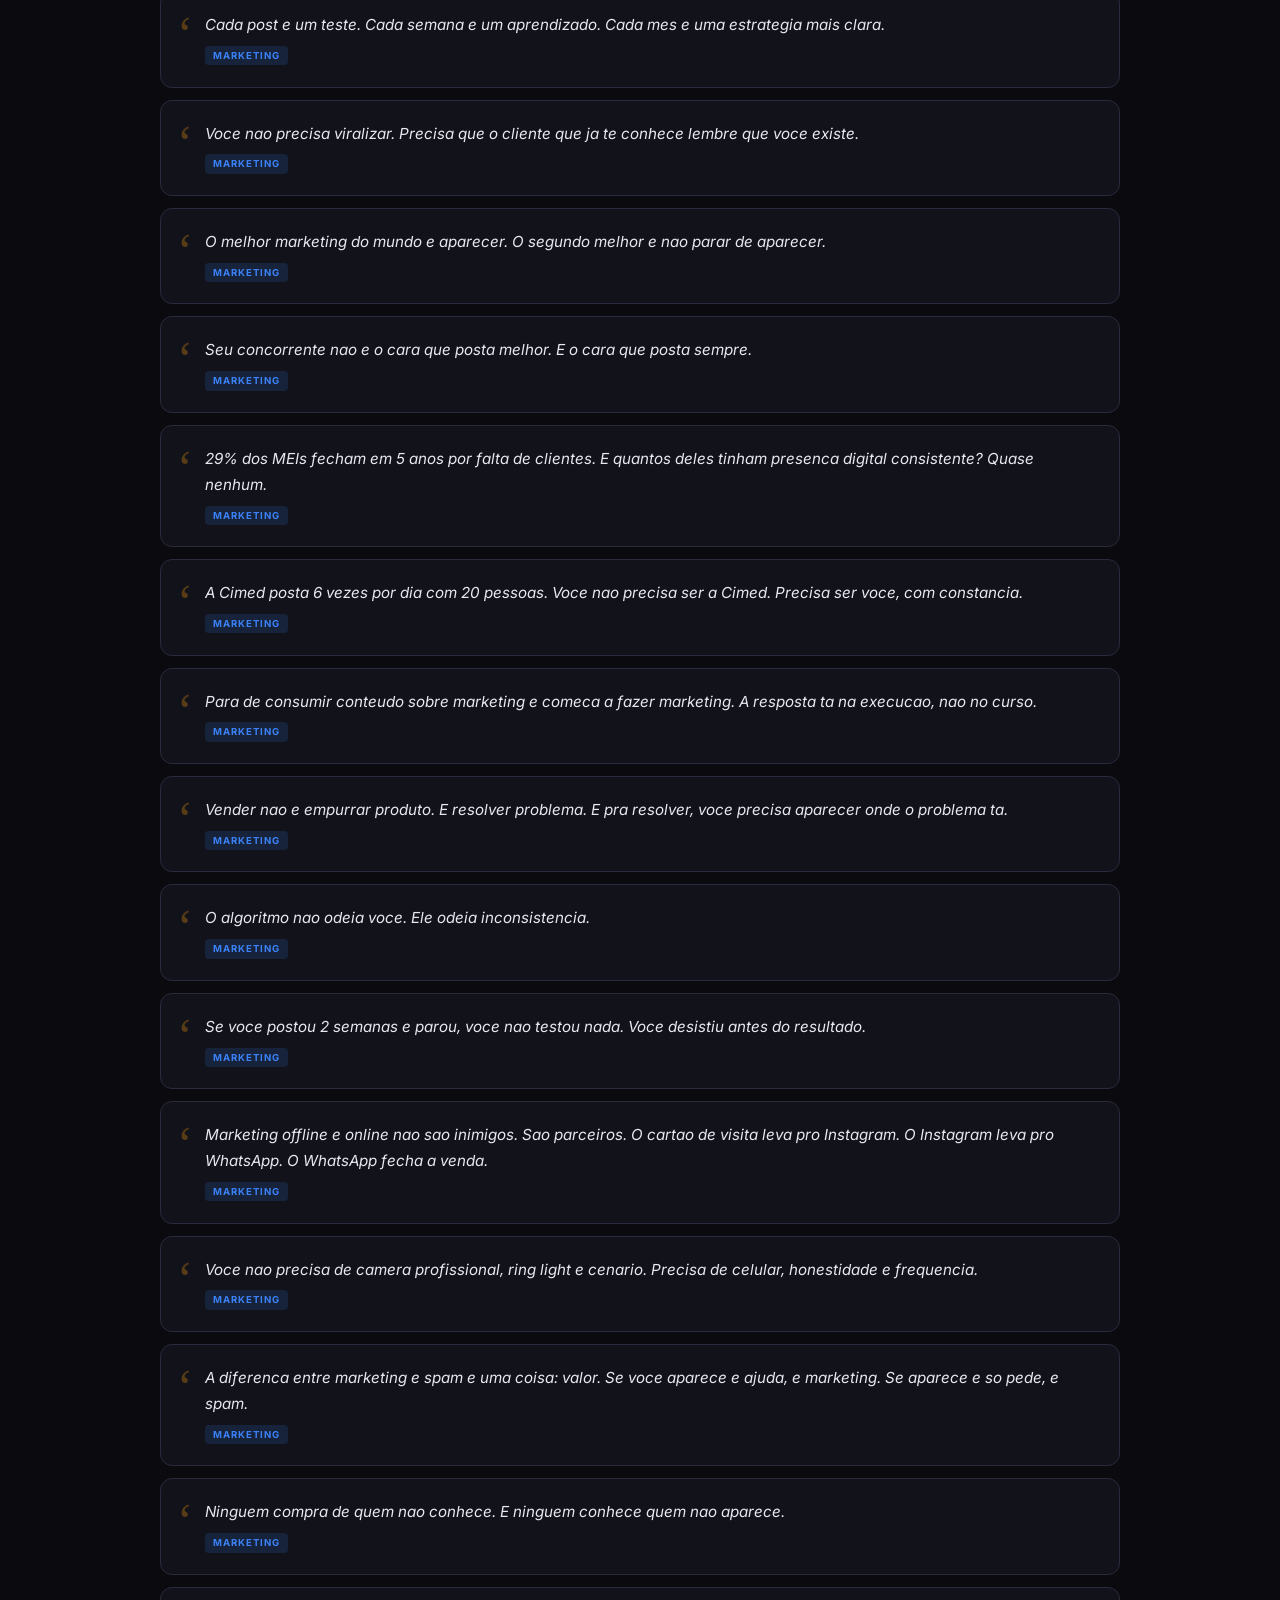
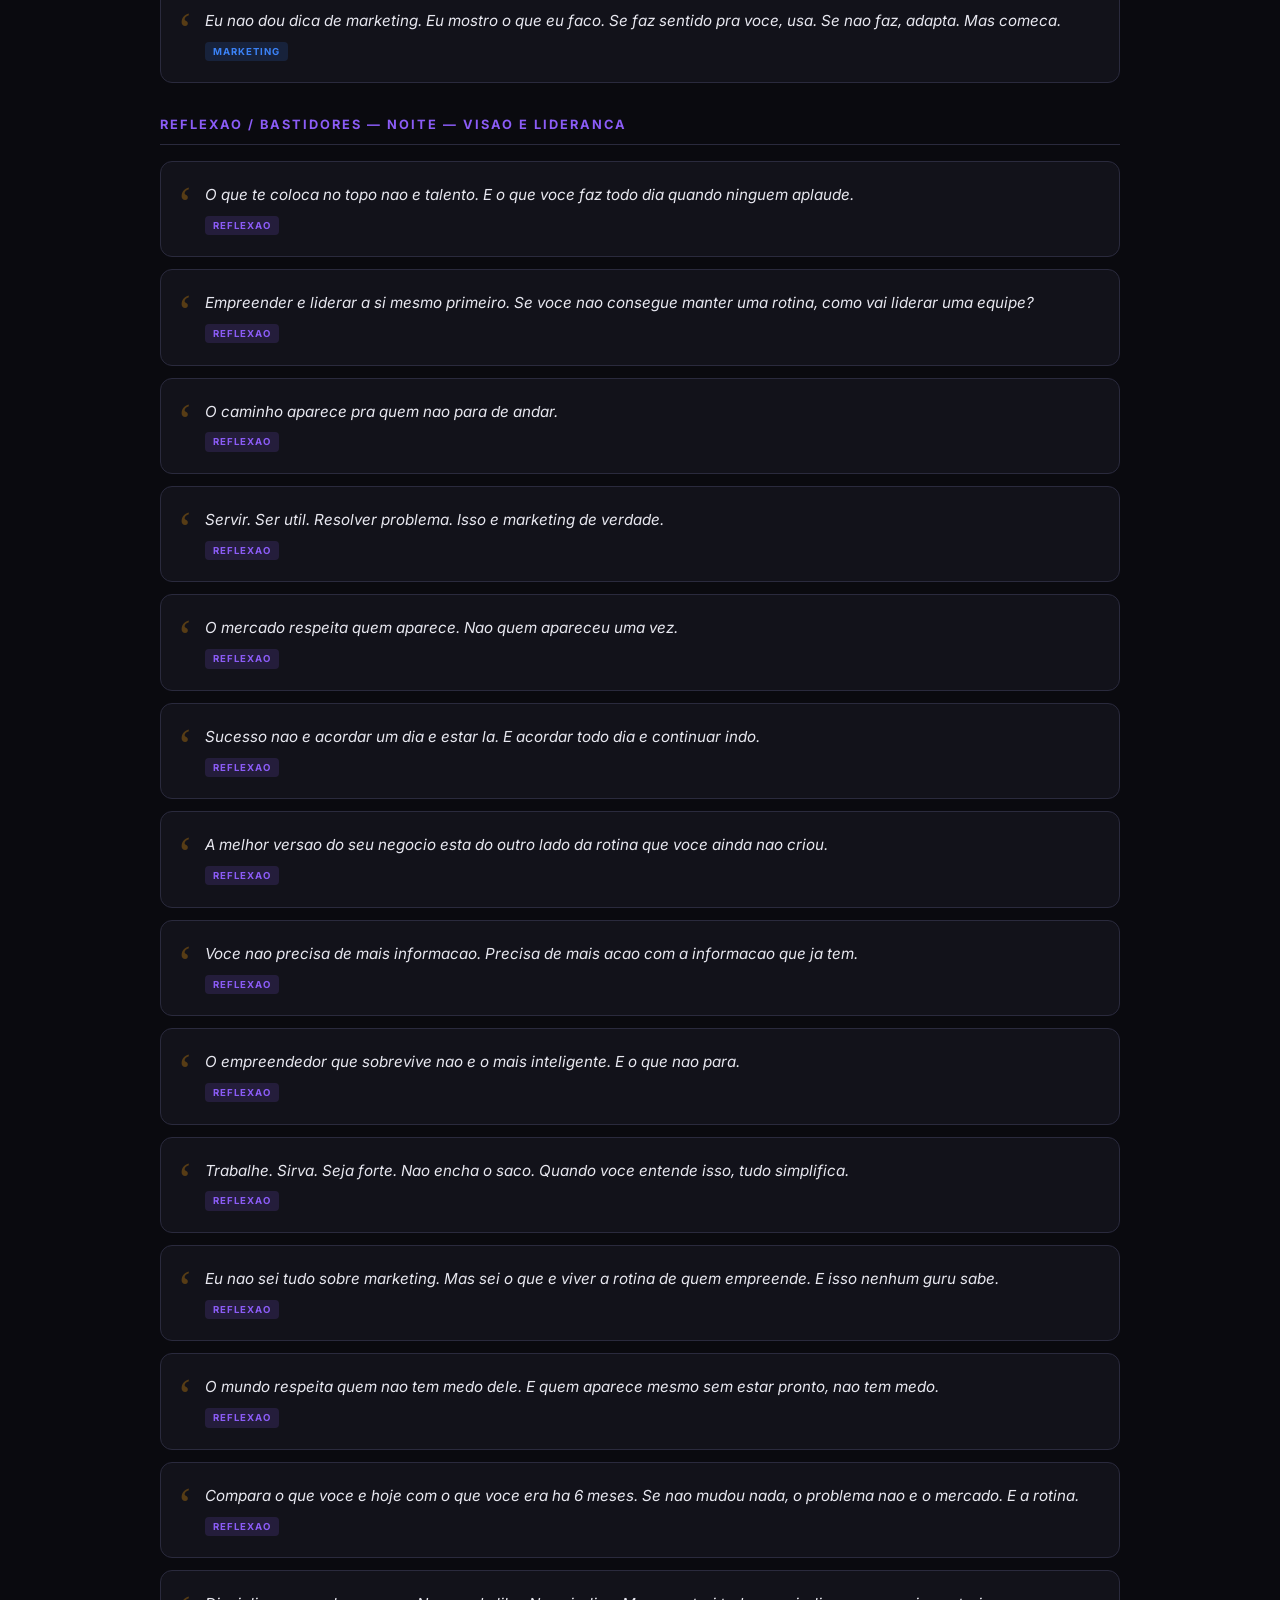
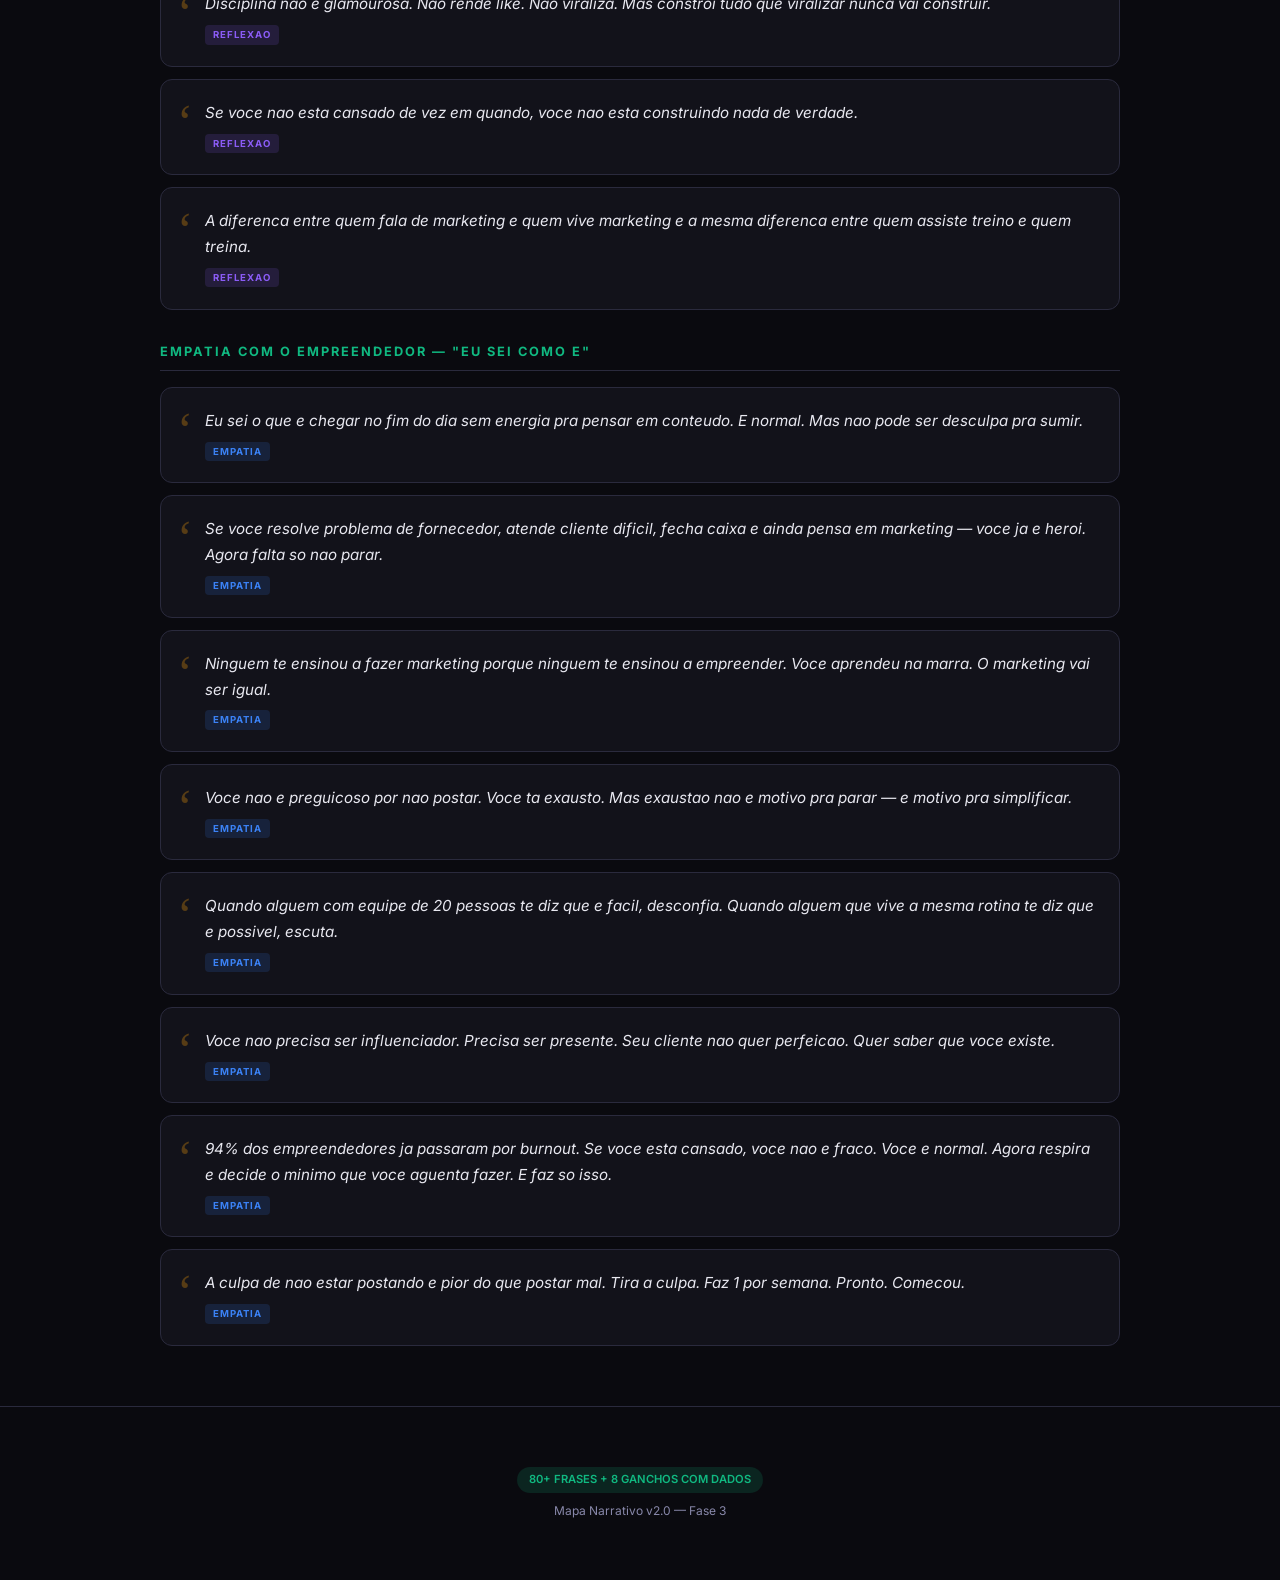
<file: frases.html>
<!DOCTYPE html>
<html lang="pt-BR">
<head><meta charset="UTF-8"><meta name="viewport" content="width=device-width, initial-scale=1.0"><title>Banco de Frases — Mapa Narrativo</title><link rel="stylesheet" href="styles.css">
<style>
  .data-box { background: var(--surface-2); border: 1px solid var(--border); border-radius: 8px; padding: 16px; margin-bottom: 12px; }
  .data-box .data-stat { font-size: 1.8rem; font-weight: 900; margin-bottom: 4px; }
  .data-box .data-source { font-size: 0.65rem; color: var(--text-muted); margin-top: 6px; font-style: italic; }
  .data-box p { font-size: 0.8rem; color: var(--text-muted); }
  .gancho-box { background: var(--surface); border: 1px solid var(--border); border-radius: 12px; padding: 20px 24px; margin-bottom: 12px; }
  .gancho-box .gancho-dado { font-size: 0.7rem; font-weight: 700; color: var(--cyan); letter-spacing: 1px; text-transform: uppercase; margin-bottom: 8px; }
  .gancho-box .gancho-frase { font-size: 1rem; font-weight: 600; color: var(--text); line-height: 1.6; }
  .gancho-box .gancho-contexto { font-size: 0.8rem; color: var(--text-muted); margin-top: 8px; font-style: italic; }
  .cat-header { font-size: 0.8rem; font-weight: 700; letter-spacing: 2px; text-transform: uppercase; margin: 32px 0 16px; padding-bottom: 8px; border-bottom: 1px solid var(--border); }
</style>
</head>
<body>
<div class="topbar"><a href="index.html" class="back">&#8592; Hub</a><div class="breadcrumb">Fase 3 &rsaquo; <span>Banco de Frases Expandido</span></div></div>
<div class="header"><h1>Banco de Frases</h1><p class="subtitle">80+ frases por contexto + ganchos com dados reais de pesquisa</p></div>

<!-- DADOS REAIS -->
<div class="section">
  <div class="section-title"><div class="icon icon-cyan">&#9733;</div><h2>Arsenal de Dados Reais</h2><span class="count">Pesquisas reais pra usar como gancho</span></div>

  <p style="font-size:0.85rem;color:var(--text-muted);margin-bottom:20px">Esses dados transformam opiniao em autoridade. Use como abertura de reels, carrosseis e textos no LinkedIn. O publico se reconhece nos numeros.</p>

  <div class="cards cols-3" style="margin-bottom:24px">
    <div class="data-box"><div class="data-stat" style="color:var(--red)">94%</div><p>dos empreendedores brasileiros ja sofreram com alguma condicao de saude mental (ansiedade, burnout, depressao)</p><div class="data-source">Endeavor Brasil — Saude & Performance</div></div>
    <div class="data-box"><div class="data-stat" style="color:var(--accent)">56%</div><p>dos empreendedores reconhecem suas jornadas de trabalho como exaustivas</p><div class="data-source">Endeavor Brasil — 2024</div></div>
    <div class="data-box"><div class="data-stat" style="color:var(--blue)">29%</div><p>dos MEIs fecham apos 5 anos. Falta de clientes e baixo volume de vendas estao entre as 3 principais causas</p><div class="data-source">SEBRAE — Taxa de Sobrevivencia</div></div>
    <div class="data-box"><div class="data-stat" style="color:var(--green)">47 mi</div><p>de brasileiros estao envolvidos em algum tipo de negocio — 33,4% da populacao adulta empreende</p><div class="data-source">GEM 2024 — Monitor Global de Empreendedorismo</div></div>
    <div class="data-box"><div class="data-stat" style="color:var(--purple)">23%</div><p>mais engajamento para marcas que mantem cronograma previsivel de postagens vs padroes irregulares</p><div class="data-source">TrackMaven — Social Media Analytics</div></div>
    <div class="data-box"><div class="data-stat" style="color:var(--cyan)">37 pts</div><p>de 80 — indice de maturidade digital dos pequenos negocios no Brasil. Metade do caminho</p><div class="data-source">SEBRAE + ABDI — Pesquisa TIC 2025</div></div>
    <div class="data-box"><div class="data-stat" style="color:var(--red)">27%</div><p>das empresas paulistas fecham no primeiro ano. 46% acumulado no terceiro ano</p><div class="data-source">SEBRAE SP — Causa Mortis</div></div>
    <div class="data-box"><div class="data-stat" style="color:var(--accent)">3.6 mi</div><p>de seguidores — Joao Adibe (Cimed) no Instagram. Com equipe dedicada, diretor de branding e social media exclusivo</p><div class="data-source">Bloomberg / Instagram Cimed</div></div>
    <div class="data-box"><div class="data-stat" style="color:var(--green)">+12%</div><p>de alcance para quem posta 3-5x/semana vs quem posta 1-2x. Mas consistencia importa mais que volume</p><div class="data-source">mLabs — Pesquisa Frequencia 2025</div></div>
  </div>
</div>

<!-- GANCHOS COM DADOS -->
<div class="section">
  <div class="section-title"><div class="icon icon-red">&#9873;</div><h2>Ganchos com Dados Reais</h2><span class="count">Abra o reel com isso</span></div>

  <div class="cat-header" style="color:var(--red)">Confronto com a Realidade (Tom Marsili)</div>

  <div class="gancho-box">
    <div class="gancho-dado">Dado: Cimed posta 5-6x por dia com equipe de 20+ pessoas</div>
    <div class="gancho-frase">"A Cimed posta 5, 6 conteudos por dia. Sabe quantas pessoas trabalham so no marketing deles? Mais de 20. Agora me diz: voce acha que a sua rotina vai se encaixar nessa metodologia? Para de se comparar com quem tem uma estrutura que voce nao tem. Faz o que cabe na SUA vida."</div>
    <div class="gancho-contexto">Formato: Reel 60s | Tom: Confronto + Empatia | CTA: "Manda pra aquele amigo que se cobra demais"</div>
  </div>

  <div class="gancho-box">
    <div class="gancho-dado">Dado: 94% dos empreendedores ja sofreram com saude mental</div>
    <div class="gancho-frase">"94% dos empreendedores brasileiros ja passaram por ansiedade, burnout ou depressao. E ainda tem guru pedindo pra voce postar todo dia, gravar 3 reels, fazer stories de manha e de noite. Ninguem ta perguntando se voce ta bem. Eu to perguntando."</div>
    <div class="gancho-contexto">Formato: Reel 60s | Tom: Acolhedor + Firme | CTA: "Salva esse video. Voce vai precisar"</div>
  </div>

  <div class="gancho-box">
    <div class="gancho-dado">Dado: 56% reconhecem jornadas exaustivas</div>
    <div class="gancho-frase">"56% dos empreendedores brasileiros admitem que a rotina e exaustiva. Os outros 44% provavelmente estao mentindo. Se voce trabalha 10, 12 horas por dia e alguem te diz que voce precisa 'produzir mais conteudo'... o problema nao e voce. E o conselho."</div>
    <div class="gancho-contexto">Formato: Reel 45s | Tom: Confronto com humor | CTA: "Comenta se voce ja ouviu isso"</div>
  </div>

  <div class="gancho-box">
    <div class="gancho-dado">Dado: 29% dos MEIs fecham em 5 anos / falta de clientes</div>
    <div class="gancho-frase">"29% dos MEIs fecham em 5 anos. E uma das principais causas e falta de clientes. Sabe o que traz clientes? Presenca. Nao perfeicao. Nao viral. Presenca consistente. 1 post por semana, toda semana, ja te coloca na frente de quem sumiu."</div>
    <div class="gancho-contexto">Formato: Reel 60s ou Carrossel | Tom: Pratico | CTA: "Segue pra mais conteudo sem enrolacao"</div>
  </div>

  <div class="gancho-box">
    <div class="gancho-dado">Dado: 23% mais engajamento com cronograma previsivel</div>
    <div class="gancho-frase">"Pesquisa da TrackMaven mostra: marcas com cronograma previsivel tem 23% mais engajamento. Nao e sobre postar mais. E sobre nao sumir. Seu cliente precisa saber que voce existe. E ele so sabe se voce aparece com regularidade."</div>
    <div class="gancho-contexto">Formato: Carrossel ou LinkedIn | Tom: Metodo | CTA: "Salva pra montar sua rotina"</div>
  </div>

  <div class="gancho-box">
    <div class="gancho-dado">Dado: 47 milhoes de brasileiros empreendem</div>
    <div class="gancho-frase">"47 milhoes de brasileiros empreendem. 47 milhoes de pessoas acordando cedo, resolvendo problema, atendendo cliente, fechando caixa. Se voce e um deles: eu sei o que voce vive. E por isso eu nao venho aqui te dar dica. Eu venho mostrar o que funciona na pratica."</div>
    <div class="gancho-contexto">Formato: Reel 45s ou LinkedIn | Tom: Conexao + Autoridade | CTA: "Me segue se voce e um desses 47 milhoes"</div>
  </div>

  <div class="cat-header" style="color:var(--accent)">Desconstrucao de Mitos (Tom Alfredo Soares)</div>

  <div class="gancho-box">
    <div class="gancho-dado">Dado: Maturidade digital dos pequenos negocios = 37/80 pontos</div>
    <div class="gancho-frase">"O indice de maturidade digital dos pequenos negocios no Brasil e 37 de 80. Menos da metade. Isso nao e vergonha — e oportunidade. Enquanto todo mundo ta perdido, quem comecar agora com consistencia vai sair na frente. O problema nunca foi falta de tecnologia. Foi falta de rotina."</div>
    <div class="gancho-contexto">Formato: Carrossel 5 slides | Tom: Pratico + Motivador | CTA: "Voce ta acima ou abaixo dos 37?"</div>
  </div>

  <div class="gancho-box">
    <div class="gancho-dado">Dado: Joao Adibe tem social media exclusivo de 19 anos gerenciando seus perfis</div>
    <div class="gancho-frase">"O CEO da Cimed tem um social media exclusivo, diretor de branding, equipe de criacao, parceria com Anitta, 200 milhoes de views. Quando alguem te mostra a Cimed como exemplo e fala 'e so fazer igual'... nao e. E outra realidade. A sua estrategia precisa caber na SUA realidade."</div>
    <div class="gancho-contexto">Formato: Reel 60s | Tom: Desconstrucao + Empatia | CTA: "Salva e manda pro amigo empreendedor"</div>
  </div>
</div>

<!-- FRASES EXPANDIDAS POR CONTEXTO -->
<div class="section">
  <div class="section-title"><div class="icon icon-amber">&#10077;</div><h2>Frases por Contexto</h2><span class="count">80+ frases de conexao</span></div>

  <div class="cat-header" style="color:var(--red)">Academia — 05h — Disciplina e Forca</div>

  <div class="frase-card"><p>Enquanto a maioria negocia com o despertador, voce ja pode estar construindo a melhor versao do seu dia.</p><span class="frase-tag tag-academia">Academia</span></div>
  <div class="frase-card"><p>Disciplina nao e motivacao. E decisao. Todo dia. Inclusive quando voce nao quer.</p><span class="frase-tag tag-academia">Academia</span></div>
  <div class="frase-card"><p>Preguica e a pior desgraca do ser humano.</p><span class="frase-tag tag-academia">Academia</span></div>
  <div class="frase-card"><p>Ninguem vai bater na sua porta pra te dar disciplina. Voce levanta ou fica.</p><span class="frase-tag tag-academia">Academia</span></div>
  <div class="frase-card"><p>O dificil fica facil quando vira rotina. E rotina so vira rotina com repeticao.</p><span class="frase-tag tag-academia">Academia</span></div>
  <div class="frase-card"><p>A academia nao e sobre o corpo. E sobre provar pra voce mesmo que voce consegue fazer o que decidiu.</p><span class="frase-tag tag-academia">Academia</span></div>
  <div class="frase-card"><p>Se voce nao aguenta 1 hora de desconforto no treino, como vai aguentar 10 horas de desconforto no negocio?</p><span class="frase-tag tag-academia">Academia</span></div>
  <div class="frase-card"><p>Eu nao treino porque gosto. Treino porque preciso. E a unica hora do dia que eu cuido de mim antes de cuidar de todo mundo.</p><span class="frase-tag tag-academia">Academia</span></div>
  <div class="frase-card"><p>5 da manha ninguem te aplaude. Ninguem ve. Ninguem curte. E exatamente por isso que importa.</p><span class="frase-tag tag-academia">Academia</span></div>
  <div class="frase-card"><p>Motivacao te leva pra academia em janeiro. Disciplina te leva em julho, com chuva, com frio, com sono.</p><span class="frase-tag tag-academia">Academia</span></div>
  <div class="frase-card"><p>O dia que voce mais quer ficar na cama e o dia que mais precisa levantar.</p><span class="frase-tag tag-academia">Academia</span></div>
  <div class="frase-card"><p>Tem gente esperando a motivacao chegar. Eu decidi que ela nao precisa vir. Eu vou sem ela.</p><span class="frase-tag tag-academia">Academia</span></div>
  <div class="frase-card"><p>O treino e a unica parte do dia onde o resultado depende 100% de voce. Sem cliente, sem fornecedor, sem desculpa.</p><span class="frase-tag tag-academia">Academia</span></div>
  <div class="frase-card"><p>Cada serie que voce completa quando quer parar e um ensaio pra cada problema que voce vai resolver no dia.</p><span class="frase-tag tag-academia">Academia</span></div>

  <div class="cat-header" style="color:var(--accent)">Filhos / Familia — 07h — Proposito</div>

  <div class="frase-card"><p>A melhor estrategia de vida e saber pra quem voce trabalha. Nao e pro chefe. E pra quem te espera em casa.</p><span class="frase-tag tag-filhos">Filhos</span></div>
  <div class="frase-card"><p>Meus filhos nao sabem, mas eles sao o motivo de cada decisao que eu tomo antes das 7h da manha.</p><span class="frase-tag tag-filhos">Filhos</span></div>
  <div class="frase-card"><p>Eu nao nasci disciplinado. Eu precisei ser. Ter filho muda a ordem das suas prioridades.</p><span class="frase-tag tag-filhos">Filhos</span></div>
  <div class="frase-card"><p>Proposito nao e uma frase bonita no perfil. E o que te faz levantar quando tudo pede pra voce ficar.</p><span class="frase-tag tag-filhos">Filhos</span></div>
  <div class="frase-card"><p>Meu filho nao precisa me ouvir falar sobre disciplina. Ele precisa me ver sendo disciplinado.</p><span class="frase-tag tag-filhos">Filhos</span></div>
  <div class="frase-card"><p>A maior heranca que eu posso deixar nao e dinheiro. E o exemplo de alguem que nao desistiu.</p><span class="frase-tag tag-filhos">Filhos</span></div>
  <div class="frase-card"><p>Levar meu filho na escola e a unica reuniao do dia que eu nunca remarcaria.</p><span class="frase-tag tag-filhos">Filhos</span></div>
  <div class="frase-card"><p>Quando voce tem filho, voce para de ter o luxo de ser preguicoso. E o melhor presente que a vida te da.</p><span class="frase-tag tag-filhos">Filhos</span></div>
  <div class="frase-card"><p>A gente fala de proposito como se fosse algo distante. O meu ta no banco de tras do carro toda manha.</p><span class="frase-tag tag-filhos">Filhos</span></div>
  <div class="frase-card"><p>Eu nao trabalho pra ficar rico. Trabalho pra que meu filho nunca ache que desistir e normal.</p><span class="frase-tag tag-filhos">Filhos</span></div>
  <div class="frase-card"><p>O dia que meu filho me perguntou "pai, por que voce acorda tao cedo?" foi o dia que eu entendi que ele ja estava aprendendo.</p><span class="frase-tag tag-filhos">Filhos</span></div>
  <div class="frase-card"><p>Ser presente nao e estar em casa. E estar inteiro quando esta.</p><span class="frase-tag tag-filhos">Filhos</span></div>

  <div class="cat-header" style="color:var(--blue)">Trabalho / Marketing — Dia — Metodo e Pratica</div>

  <div class="frase-card"><p>Voce nao precisa de uma estrategia perfeita. Precisa de uma rotina de contato com o seu cliente que nao pare.</p><span class="frase-tag tag-trabalho">Marketing</span></div>
  <div class="frase-card"><p>O empreendedor que posta 1 vez por semana durante 6 meses sabe mais do que quem fez curso de R$3 mil e nunca publicou nada.</p><span class="frase-tag tag-trabalho">Marketing</span></div>
  <div class="frase-card"><p>Consistencia nao e glamourosa. Mas e o que separa quem vende de quem so planeja.</p><span class="frase-tag tag-trabalho">Marketing</span></div>
  <div class="frase-card"><p>Marketing nao e sobre saber tudo antes de comecar. E sobre aparecer com frequencia, porque e a frequencia que te ensina o caminho.</p><span class="frase-tag tag-trabalho">Marketing</span></div>
  <div class="frase-card"><p>Nao espera o plano perfeito. O plano aparece enquanto voce executa.</p><span class="frase-tag tag-trabalho">Marketing</span></div>
  <div class="frase-card"><p>Cada post e um teste. Cada semana e um aprendizado. Cada mes e uma estrategia mais clara.</p><span class="frase-tag tag-trabalho">Marketing</span></div>
  <div class="frase-card"><p>Voce nao precisa viralizar. Precisa que o cliente que ja te conhece lembre que voce existe.</p><span class="frase-tag tag-trabalho">Marketing</span></div>
  <div class="frase-card"><p>O melhor marketing do mundo e aparecer. O segundo melhor e nao parar de aparecer.</p><span class="frase-tag tag-trabalho">Marketing</span></div>
  <div class="frase-card"><p>Seu concorrente nao e o cara que posta melhor. E o cara que posta sempre.</p><span class="frase-tag tag-trabalho">Marketing</span></div>
  <div class="frase-card"><p>29% dos MEIs fecham em 5 anos por falta de clientes. E quantos deles tinham presenca digital consistente? Quase nenhum.</p><span class="frase-tag tag-trabalho">Marketing</span></div>
  <div class="frase-card"><p>A Cimed posta 6 vezes por dia com 20 pessoas. Voce nao precisa ser a Cimed. Precisa ser voce, com constancia.</p><span class="frase-tag tag-trabalho">Marketing</span></div>
  <div class="frase-card"><p>Para de consumir conteudo sobre marketing e comeca a fazer marketing. A resposta ta na execucao, nao no curso.</p><span class="frase-tag tag-trabalho">Marketing</span></div>
  <div class="frase-card"><p>Vender nao e empurrar produto. E resolver problema. E pra resolver, voce precisa aparecer onde o problema ta.</p><span class="frase-tag tag-trabalho">Marketing</span></div>
  <div class="frase-card"><p>O algoritmo nao odeia voce. Ele odeia inconsistencia.</p><span class="frase-tag tag-trabalho">Marketing</span></div>
  <div class="frase-card"><p>Se voce postou 2 semanas e parou, voce nao testou nada. Voce desistiu antes do resultado.</p><span class="frase-tag tag-trabalho">Marketing</span></div>
  <div class="frase-card"><p>Marketing offline e online nao sao inimigos. Sao parceiros. O cartao de visita leva pro Instagram. O Instagram leva pro WhatsApp. O WhatsApp fecha a venda.</p><span class="frase-tag tag-trabalho">Marketing</span></div>
  <div class="frase-card"><p>Voce nao precisa de camera profissional, ring light e cenario. Precisa de celular, honestidade e frequencia.</p><span class="frase-tag tag-trabalho">Marketing</span></div>
  <div class="frase-card"><p>A diferenca entre marketing e spam e uma coisa: valor. Se voce aparece e ajuda, e marketing. Se aparece e so pede, e spam.</p><span class="frase-tag tag-trabalho">Marketing</span></div>
  <div class="frase-card"><p>Ninguem compra de quem nao conhece. E ninguem conhece quem nao aparece.</p><span class="frase-tag tag-trabalho">Marketing</span></div>
  <div class="frase-card"><p>Eu nao dou dica de marketing. Eu mostro o que eu faco. Se faz sentido pra voce, usa. Se nao faz, adapta. Mas comeca.</p><span class="frase-tag tag-trabalho">Marketing</span></div>

  <div class="cat-header" style="color:var(--purple)">Reflexao / Bastidores — Noite — Visao e Lideranca</div>

  <div class="frase-card"><p>O que te coloca no topo nao e talento. E o que voce faz todo dia quando ninguem aplaude.</p><span class="frase-tag tag-reflexao">Reflexao</span></div>
  <div class="frase-card"><p>Empreender e liderar a si mesmo primeiro. Se voce nao consegue manter uma rotina, como vai liderar uma equipe?</p><span class="frase-tag tag-reflexao">Reflexao</span></div>
  <div class="frase-card"><p>O caminho aparece pra quem nao para de andar.</p><span class="frase-tag tag-reflexao">Reflexao</span></div>
  <div class="frase-card"><p>Servir. Ser util. Resolver problema. Isso e marketing de verdade.</p><span class="frase-tag tag-reflexao">Reflexao</span></div>
  <div class="frase-card"><p>O mercado respeita quem aparece. Nao quem apareceu uma vez.</p><span class="frase-tag tag-reflexao">Reflexao</span></div>
  <div class="frase-card"><p>Sucesso nao e acordar um dia e estar la. E acordar todo dia e continuar indo.</p><span class="frase-tag tag-reflexao">Reflexao</span></div>
  <div class="frase-card"><p>A melhor versao do seu negocio esta do outro lado da rotina que voce ainda nao criou.</p><span class="frase-tag tag-reflexao">Reflexao</span></div>
  <div class="frase-card"><p>Voce nao precisa de mais informacao. Precisa de mais acao com a informacao que ja tem.</p><span class="frase-tag tag-reflexao">Reflexao</span></div>
  <div class="frase-card"><p>O empreendedor que sobrevive nao e o mais inteligente. E o que nao para.</p><span class="frase-tag tag-reflexao">Reflexao</span></div>
  <div class="frase-card"><p>Trabalhe. Sirva. Seja forte. Nao encha o saco. Quando voce entende isso, tudo simplifica.</p><span class="frase-tag tag-reflexao">Reflexao</span></div>
  <div class="frase-card"><p>Eu nao sei tudo sobre marketing. Mas sei o que e viver a rotina de quem empreende. E isso nenhum guru sabe.</p><span class="frase-tag tag-reflexao">Reflexao</span></div>
  <div class="frase-card"><p>O mundo respeita quem nao tem medo dele. E quem aparece mesmo sem estar pronto, nao tem medo.</p><span class="frase-tag tag-reflexao">Reflexao</span></div>
  <div class="frase-card"><p>Compara o que voce e hoje com o que voce era ha 6 meses. Se nao mudou nada, o problema nao e o mercado. E a rotina.</p><span class="frase-tag tag-reflexao">Reflexao</span></div>
  <div class="frase-card"><p>Disciplina nao e glamourosa. Nao rende like. Nao viraliza. Mas constroi tudo que viralizar nunca vai construir.</p><span class="frase-tag tag-reflexao">Reflexao</span></div>
  <div class="frase-card"><p>Se voce nao esta cansado de vez em quando, voce nao esta construindo nada de verdade.</p><span class="frase-tag tag-reflexao">Reflexao</span></div>
  <div class="frase-card"><p>A diferenca entre quem fala de marketing e quem vive marketing e a mesma diferenca entre quem assiste treino e quem treina.</p><span class="frase-tag tag-reflexao">Reflexao</span></div>

  <div class="cat-header" style="color:var(--green)">Empatia com o Empreendedor — "Eu sei como e"</div>

  <div class="frase-card"><p>Eu sei o que e chegar no fim do dia sem energia pra pensar em conteudo. E normal. Mas nao pode ser desculpa pra sumir.</p><span class="frase-tag tag-trabalho">Empatia</span></div>
  <div class="frase-card"><p>Se voce resolve problema de fornecedor, atende cliente dificil, fecha caixa e ainda pensa em marketing — voce ja e heroi. Agora falta so nao parar.</p><span class="frase-tag tag-trabalho">Empatia</span></div>
  <div class="frase-card"><p>Ninguem te ensinou a fazer marketing porque ninguem te ensinou a empreender. Voce aprendeu na marra. O marketing vai ser igual.</p><span class="frase-tag tag-trabalho">Empatia</span></div>
  <div class="frase-card"><p>Voce nao e preguicoso por nao postar. Voce ta exausto. Mas exaustao nao e motivo pra parar — e motivo pra simplificar.</p><span class="frase-tag tag-trabalho">Empatia</span></div>
  <div class="frase-card"><p>Quando alguem com equipe de 20 pessoas te diz que e facil, desconfia. Quando alguem que vive a mesma rotina te diz que e possivel, escuta.</p><span class="frase-tag tag-trabalho">Empatia</span></div>
  <div class="frase-card"><p>Voce nao precisa ser influenciador. Precisa ser presente. Seu cliente nao quer perfeicao. Quer saber que voce existe.</p><span class="frase-tag tag-trabalho">Empatia</span></div>
  <div class="frase-card"><p>94% dos empreendedores ja passaram por burnout. Se voce esta cansado, voce nao e fraco. Voce e normal. Agora respira e decide o minimo que voce aguenta fazer. E faz so isso.</p><span class="frase-tag tag-trabalho">Empatia</span></div>
  <div class="frase-card"><p>A culpa de nao estar postando e pior do que postar mal. Tira a culpa. Faz 1 por semana. Pronto. Comecou.</p><span class="frase-tag tag-trabalho">Empatia</span></div>
</div>

<div class="footer">
  <div class="status">80+ FRASES + 8 GANCHOS COM DADOS</div>
  <p>Mapa Narrativo v2.0 — Fase 3</p>
</div>

</body></html>
</file>
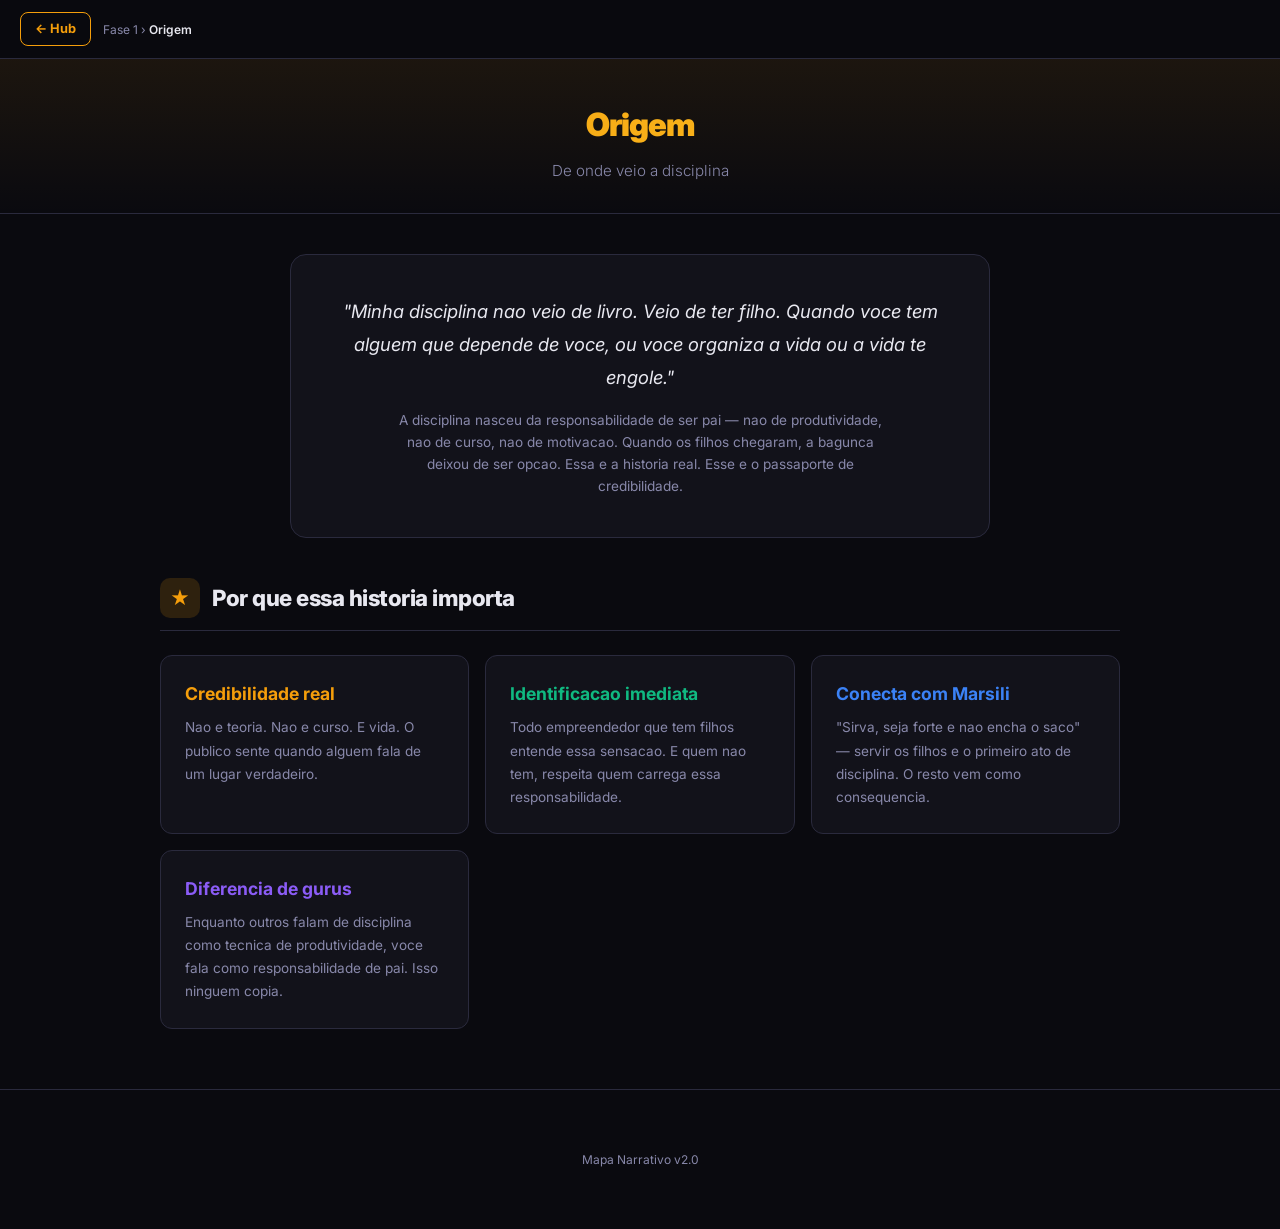
<file: origem.html>
<!DOCTYPE html>
<html lang="pt-BR">
<head><meta charset="UTF-8"><meta name="viewport" content="width=device-width, initial-scale=1.0"><title>Origem — Mapa Narrativo</title><link rel="stylesheet" href="styles.css"></head>
<body>
<div class="topbar"><a href="index.html" class="back">&#8592; Hub</a><div class="breadcrumb">Fase 1 &rsaquo; <span>Origem</span></div></div>
<div class="header"><h1>Origem</h1><p class="subtitle">De onde veio a disciplina</p></div>

<div class="section">
  <div class="origem-box">
    <div class="origem-quote">"Minha disciplina nao veio de livro. Veio de ter filho. Quando voce tem alguem que depende de voce, ou voce organiza a vida ou a vida te engole."</div>
    <div class="origem-sub">A disciplina nasceu da responsabilidade de ser pai — nao de produtividade, nao de curso, nao de motivacao. Quando os filhos chegaram, a bagunca deixou de ser opcao. Essa e a historia real. Esse e o passaporte de credibilidade.</div>
  </div>
</div>

<div class="section">
  <div class="section-title"><div class="icon icon-amber">&#9733;</div><h2>Por que essa historia importa</h2></div>
  <div class="cards cols-2">
    <div class="card accent-amber"><h3>Credibilidade real</h3><p>Nao e teoria. Nao e curso. E vida. O publico sente quando alguem fala de um lugar verdadeiro.</p></div>
    <div class="card accent-green"><h3>Identificacao imediata</h3><p>Todo empreendedor que tem filhos entende essa sensacao. E quem nao tem, respeita quem carrega essa responsabilidade.</p></div>
    <div class="card accent-blue"><h3>Conecta com Marsili</h3><p>"Sirva, seja forte e nao encha o saco" — servir os filhos e o primeiro ato de disciplina. O resto vem como consequencia.</p></div>
    <div class="card accent-purple"><h3>Diferencia de gurus</h3><p>Enquanto outros falam de disciplina como tecnica de produtividade, voce fala como responsabilidade de pai. Isso ninguem copia.</p></div>
  </div>
</div>

<div class="footer"><p>Mapa Narrativo v2.0</p></div>
</body></html>
</file>
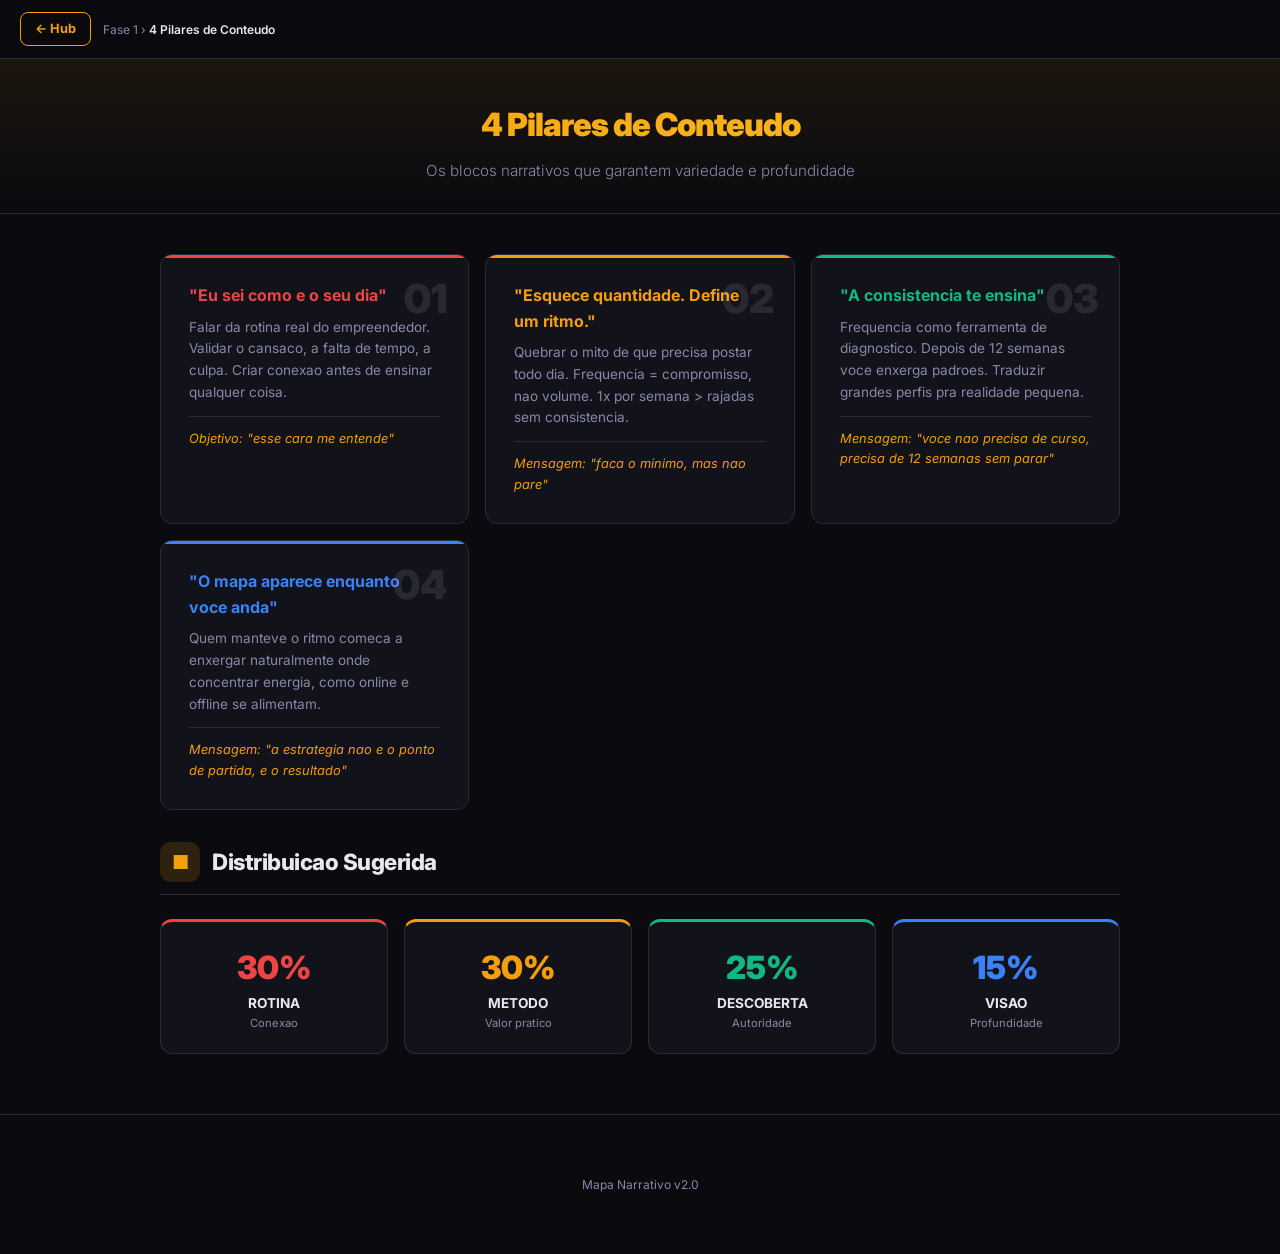
<file: pilares.html>
<!DOCTYPE html>
<html lang="pt-BR">
<head><meta charset="UTF-8"><meta name="viewport" content="width=device-width, initial-scale=1.0"><title>Pilares — Mapa Narrativo</title><link rel="stylesheet" href="styles.css"></head>
<body>
<div class="topbar"><a href="index.html" class="back">&#8592; Hub</a><div class="breadcrumb">Fase 1 &rsaquo; <span>4 Pilares de Conteudo</span></div></div>
<div class="header"><h1>4 Pilares de Conteudo</h1><p class="subtitle">Os blocos narrativos que garantem variedade e profundidade</p></div>

<div class="section">
  <div class="cards cols-2">
    <div class="pilar-card"><div class="pilar-num">01</div><h3 style="color:var(--red)">"Eu sei como e o seu dia"</h3><p style="font-size:0.85rem;color:var(--text-muted)">Falar da rotina real do empreendedor. Validar o cansaco, a falta de tempo, a culpa. Criar conexao antes de ensinar qualquer coisa.</p><div class="pilar-msg">Objetivo: "esse cara me entende"</div></div>
    <div class="pilar-card"><div class="pilar-num">02</div><h3 style="color:var(--accent)">"Esquece quantidade. Define um ritmo."</h3><p style="font-size:0.85rem;color:var(--text-muted)">Quebrar o mito de que precisa postar todo dia. Frequencia = compromisso, nao volume. 1x por semana > rajadas sem consistencia.</p><div class="pilar-msg">Mensagem: "faca o minimo, mas nao pare"</div></div>
    <div class="pilar-card"><div class="pilar-num">03</div><h3 style="color:var(--green)">"A consistencia te ensina"</h3><p style="font-size:0.85rem;color:var(--text-muted)">Frequencia como ferramenta de diagnostico. Depois de 12 semanas voce enxerga padroes. Traduzir grandes perfis pra realidade pequena.</p><div class="pilar-msg">Mensagem: "voce nao precisa de curso, precisa de 12 semanas sem parar"</div></div>
    <div class="pilar-card"><div class="pilar-num">04</div><h3 style="color:var(--blue)">"O mapa aparece enquanto voce anda"</h3><p style="font-size:0.85rem;color:var(--text-muted)">Quem manteve o ritmo comeca a enxergar naturalmente onde concentrar energia, como online e offline se alimentam.</p><div class="pilar-msg">Mensagem: "a estrategia nao e o ponto de partida, e o resultado"</div></div>
  </div>

  <div style="margin-top:32px">
    <div class="section-title"><div class="icon icon-amber">&#9632;</div><h2>Distribuicao Sugerida</h2></div>
    <div class="cards cols-4">
      <div style="background:var(--surface);border:1px solid var(--border);border-radius:12px;padding:20px;text-align:center;border-top:3px solid var(--red)"><div style="font-size:2rem;font-weight:900;color:var(--red)">30%</div><div style="font-size:0.85rem;font-weight:700">ROTINA</div><div style="font-size:0.7rem;color:var(--text-muted)">Conexao</div></div>
      <div style="background:var(--surface);border:1px solid var(--border);border-radius:12px;padding:20px;text-align:center;border-top:3px solid var(--accent)"><div style="font-size:2rem;font-weight:900;color:var(--accent)">30%</div><div style="font-size:0.85rem;font-weight:700">METODO</div><div style="font-size:0.7rem;color:var(--text-muted)">Valor pratico</div></div>
      <div style="background:var(--surface);border:1px solid var(--border);border-radius:12px;padding:20px;text-align:center;border-top:3px solid var(--green)"><div style="font-size:2rem;font-weight:900;color:var(--green)">25%</div><div style="font-size:0.85rem;font-weight:700">DESCOBERTA</div><div style="font-size:0.7rem;color:var(--text-muted)">Autoridade</div></div>
      <div style="background:var(--surface);border:1px solid var(--border);border-radius:12px;padding:20px;text-align:center;border-top:3px solid var(--blue)"><div style="font-size:2rem;font-weight:900;color:var(--blue)">15%</div><div style="font-size:0.85rem;font-weight:700">VISAO</div><div style="font-size:0.7rem;color:var(--text-muted)">Profundidade</div></div>
    </div>
  </div>
</div>

<div class="footer"><p>Mapa Narrativo v2.0</p></div>
</body></html>
</file>
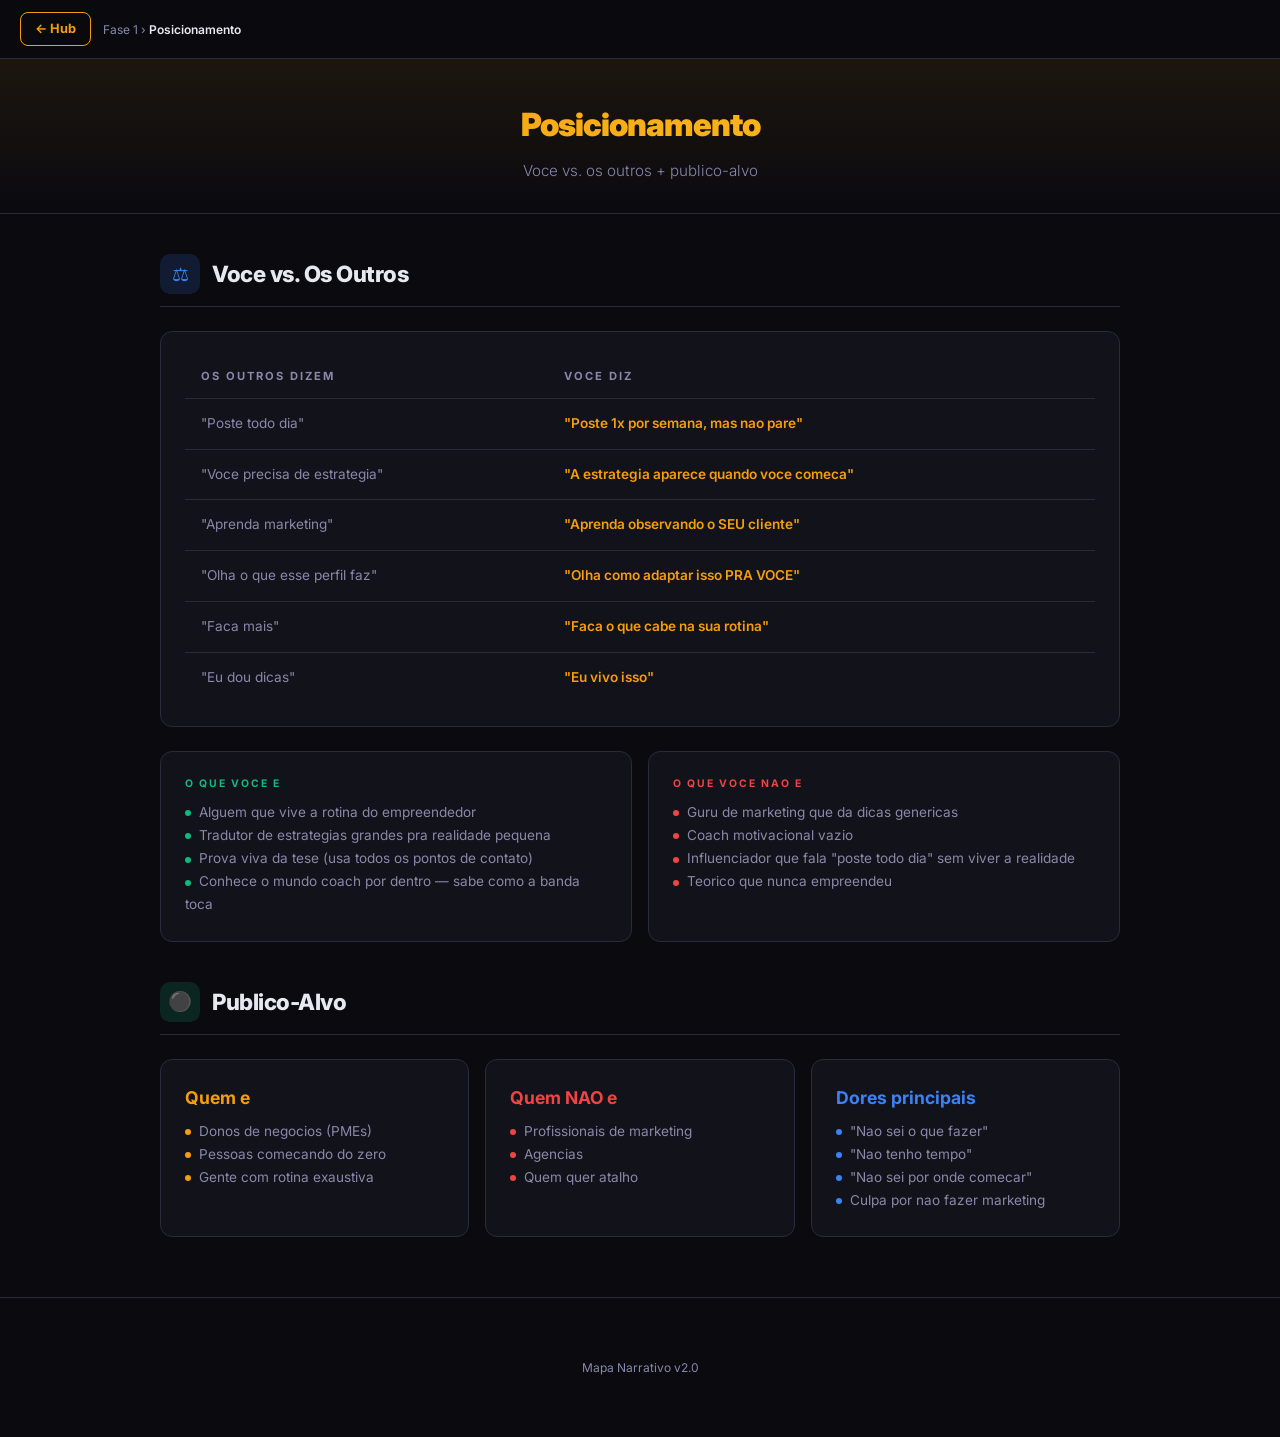
<file: posicionamento.html>
<!DOCTYPE html>
<html lang="pt-BR">
<head><meta charset="UTF-8"><meta name="viewport" content="width=device-width, initial-scale=1.0"><title>Posicionamento — Mapa Narrativo</title><link rel="stylesheet" href="styles.css"></head>
<body>
<div class="topbar"><a href="index.html" class="back">&#8592; Hub</a><div class="breadcrumb">Fase 1 &rsaquo; <span>Posicionamento</span></div></div>
<div class="header"><h1>Posicionamento</h1><p class="subtitle">Voce vs. os outros + publico-alvo</p></div>

<div class="section">
  <div class="section-title"><div class="icon icon-blue">&#9878;</div><h2>Voce vs. Os Outros</h2></div>
  <div class="card" style="overflow-x:auto">
    <table class="compare-table">
      <thead><tr><th>Os outros dizem</th><th>Voce diz</th></tr></thead>
      <tbody>
        <tr><td class="outros">"Poste todo dia"</td><td class="voce">"Poste 1x por semana, mas nao pare"</td></tr>
        <tr><td class="outros">"Voce precisa de estrategia"</td><td class="voce">"A estrategia aparece quando voce comeca"</td></tr>
        <tr><td class="outros">"Aprenda marketing"</td><td class="voce">"Aprenda observando o SEU cliente"</td></tr>
        <tr><td class="outros">"Olha o que esse perfil faz"</td><td class="voce">"Olha como adaptar isso PRA VOCE"</td></tr>
        <tr><td class="outros">"Faca mais"</td><td class="voce">"Faca o que cabe na sua rotina"</td></tr>
        <tr><td class="outros">"Eu dou dicas"</td><td class="voce">"Eu vivo isso"</td></tr>
      </tbody>
    </table>
  </div>

  <div class="cards cols-2" style="margin-top:24px">
    <div class="card accent-green"><div class="card-label">O que voce E</div><ul><li>Alguem que vive a rotina do empreendedor</li><li>Tradutor de estrategias grandes pra realidade pequena</li><li>Prova viva da tese (usa todos os pontos de contato)</li><li>Conhece o mundo coach por dentro — sabe como a banda toca</li></ul></div>
    <div class="card accent-red"><div class="card-label">O que voce NAO E</div><ul><li>Guru de marketing que da dicas genericas</li><li>Coach motivacional vazio</li><li>Influenciador que fala "poste todo dia" sem viver a realidade</li><li>Teorico que nunca empreendeu</li></ul></div>
  </div>
</div>

<div class="section">
  <div class="section-title"><div class="icon icon-green">&#9899;</div><h2>Publico-Alvo</h2></div>
  <div class="cards cols-3">
    <div class="card accent-amber"><h3>Quem e</h3><ul><li>Donos de negocios (PMEs)</li><li>Pessoas comecando do zero</li><li>Gente com rotina exaustiva</li></ul></div>
    <div class="card accent-red"><h3>Quem NAO e</h3><ul><li>Profissionais de marketing</li><li>Agencias</li><li>Quem quer atalho</li></ul></div>
    <div class="card accent-blue"><h3>Dores principais</h3><ul><li>"Nao sei o que fazer"</li><li>"Nao tenho tempo"</li><li>"Nao sei por onde comecar"</li><li>Culpa por nao fazer marketing</li></ul></div>
  </div>
</div>

<div class="footer"><p>Mapa Narrativo v2.0</p></div>
</body></html>
</file>
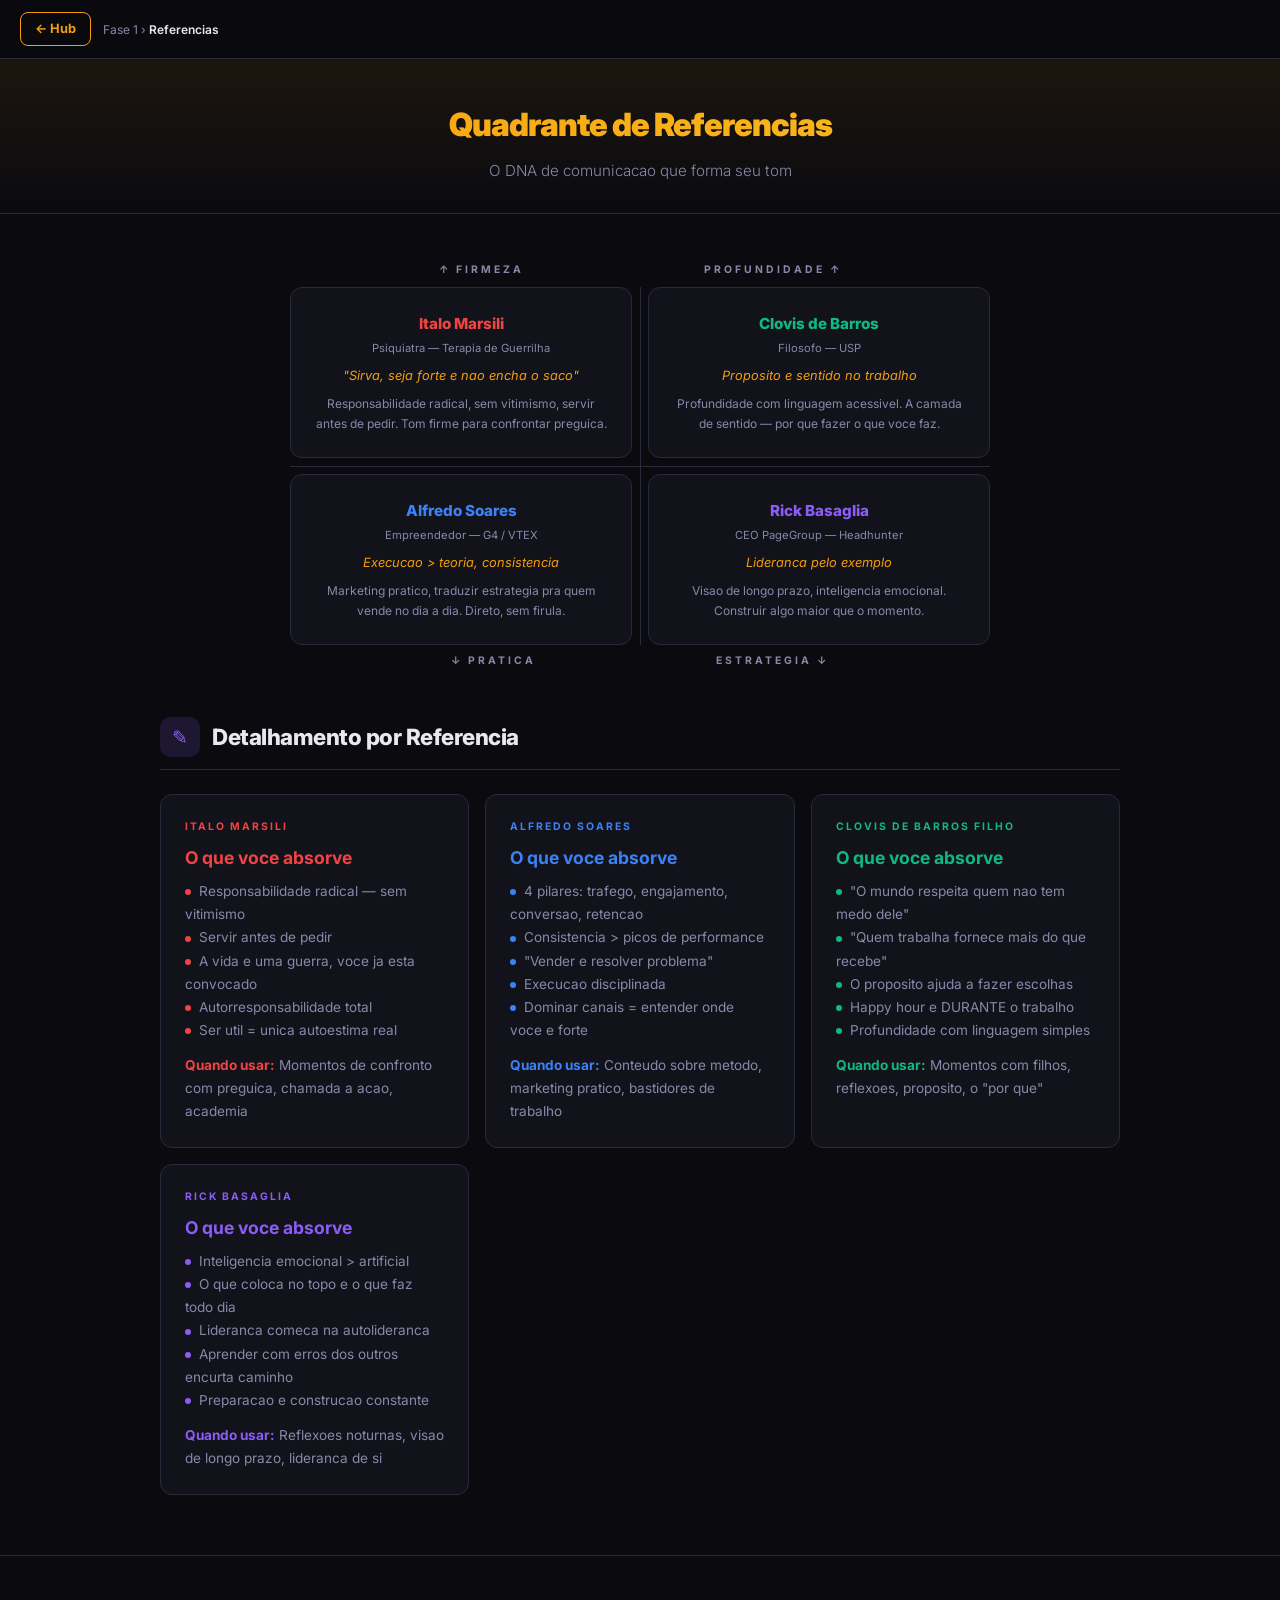
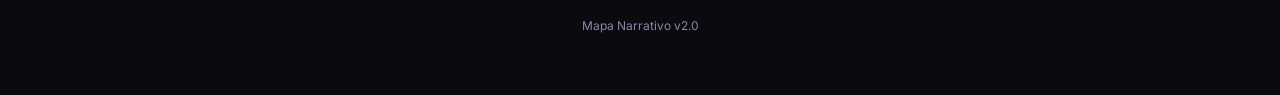
<file: referencias.html>
<!DOCTYPE html>
<html lang="pt-BR">
<head><meta charset="UTF-8"><meta name="viewport" content="width=device-width, initial-scale=1.0"><title>Referencias — Mapa Narrativo</title><link rel="stylesheet" href="styles.css"></head>
<body>
<div class="topbar"><a href="index.html" class="back">&#8592; Hub</a><div class="breadcrumb">Fase 1 &rsaquo; <span>Referencias</span></div></div>
<div class="header"><h1>Quadrante de Referencias</h1><p class="subtitle">O DNA de comunicacao que forma seu tom</p></div>

<div class="section">
  <div class="quad-axis">&#8593; Firmeza &nbsp;&nbsp;&nbsp;&nbsp;&nbsp;&nbsp;&nbsp;&nbsp;&nbsp;&nbsp;&nbsp;&nbsp;&nbsp;&nbsp;&nbsp;&nbsp;&nbsp;&nbsp;&nbsp;&nbsp;&nbsp;&nbsp;&nbsp;&nbsp;&nbsp;&nbsp;&nbsp;&nbsp;&nbsp;&nbsp;&nbsp;&nbsp;&nbsp;&nbsp; Profundidade &#8593;</div>
  <div class="quadrante">
    <div class="quad-item"><div class="quad-name" style="color:var(--red)">Italo Marsili</div><div class="quad-role">Psiquiatra — Terapia de Guerrilha</div><div class="quad-absorve">"Sirva, seja forte e nao encha o saco"</div><p style="font-size:0.75rem;color:var(--text-muted);margin-top:8px">Responsabilidade radical, sem vitimismo, servir antes de pedir. Tom firme para confrontar preguica.</p></div>
    <div class="quad-item"><div class="quad-name" style="color:var(--green)">Clovis de Barros</div><div class="quad-role">Filosofo — USP</div><div class="quad-absorve">Proposito e sentido no trabalho</div><p style="font-size:0.75rem;color:var(--text-muted);margin-top:8px">Profundidade com linguagem acessivel. A camada de sentido — por que fazer o que voce faz.</p></div>
    <div class="quad-item"><div class="quad-name" style="color:var(--blue)">Alfredo Soares</div><div class="quad-role">Empreendedor — G4 / VTEX</div><div class="quad-absorve">Execucao > teoria, consistencia</div><p style="font-size:0.75rem;color:var(--text-muted);margin-top:8px">Marketing pratico, traduzir estrategia pra quem vende no dia a dia. Direto, sem firula.</p></div>
    <div class="quad-item"><div class="quad-name" style="color:var(--purple)">Rick Basaglia</div><div class="quad-role">CEO PageGroup — Headhunter</div><div class="quad-absorve">Lideranca pelo exemplo</div><p style="font-size:0.75rem;color:var(--text-muted);margin-top:8px">Visao de longo prazo, inteligencia emocional. Construir algo maior que o momento.</p></div>
  </div>
  <div class="quad-axis">&#8595; Pratica &nbsp;&nbsp;&nbsp;&nbsp;&nbsp;&nbsp;&nbsp;&nbsp;&nbsp;&nbsp;&nbsp;&nbsp;&nbsp;&nbsp;&nbsp;&nbsp;&nbsp;&nbsp;&nbsp;&nbsp;&nbsp;&nbsp;&nbsp;&nbsp;&nbsp;&nbsp;&nbsp;&nbsp;&nbsp;&nbsp;&nbsp;&nbsp;&nbsp;&nbsp; Estrategia &#8595;</div>
</div>

<div class="section">
  <div class="section-title"><div class="icon icon-purple">&#9998;</div><h2>Detalhamento por Referencia</h2></div>
  <div class="cards cols-2">
    <div class="card accent-red"><div class="card-label">Italo Marsili</div><h3>O que voce absorve</h3><ul><li>Responsabilidade radical — sem vitimismo</li><li>Servir antes de pedir</li><li>A vida e uma guerra, voce ja esta convocado</li><li>Autorresponsabilidade total</li><li>Ser util = unica autoestima real</li></ul><p style="margin-top:12px"><strong style="color:var(--red)">Quando usar:</strong> Momentos de confronto com preguica, chamada a acao, academia</p></div>
    <div class="card accent-blue"><div class="card-label">Alfredo Soares</div><h3>O que voce absorve</h3><ul><li>4 pilares: trafego, engajamento, conversao, retencao</li><li>Consistencia > picos de performance</li><li>"Vender e resolver problema"</li><li>Execucao disciplinada</li><li>Dominar canais = entender onde voce e forte</li></ul><p style="margin-top:12px"><strong style="color:var(--blue)">Quando usar:</strong> Conteudo sobre metodo, marketing pratico, bastidores de trabalho</p></div>
    <div class="card accent-green"><div class="card-label">Clovis de Barros Filho</div><h3>O que voce absorve</h3><ul><li>"O mundo respeita quem nao tem medo dele"</li><li>"Quem trabalha fornece mais do que recebe"</li><li>O proposito ajuda a fazer escolhas</li><li>Happy hour e DURANTE o trabalho</li><li>Profundidade com linguagem simples</li></ul><p style="margin-top:12px"><strong style="color:var(--green)">Quando usar:</strong> Momentos com filhos, reflexoes, proposito, o "por que"</p></div>
    <div class="card accent-purple"><div class="card-label">Rick Basaglia</div><h3>O que voce absorve</h3><ul><li>Inteligencia emocional > artificial</li><li>O que coloca no topo e o que faz todo dia</li><li>Lideranca comeca na autolideranca</li><li>Aprender com erros dos outros encurta caminho</li><li>Preparacao e construcao constante</li></ul><p style="margin-top:12px"><strong style="color:var(--purple)">Quando usar:</strong> Reflexoes noturnas, visao de longo prazo, lideranca de si</p></div>
  </div>
</div>

<div class="footer"><p>Mapa Narrativo v2.0</p></div>
</body></html>
</file>
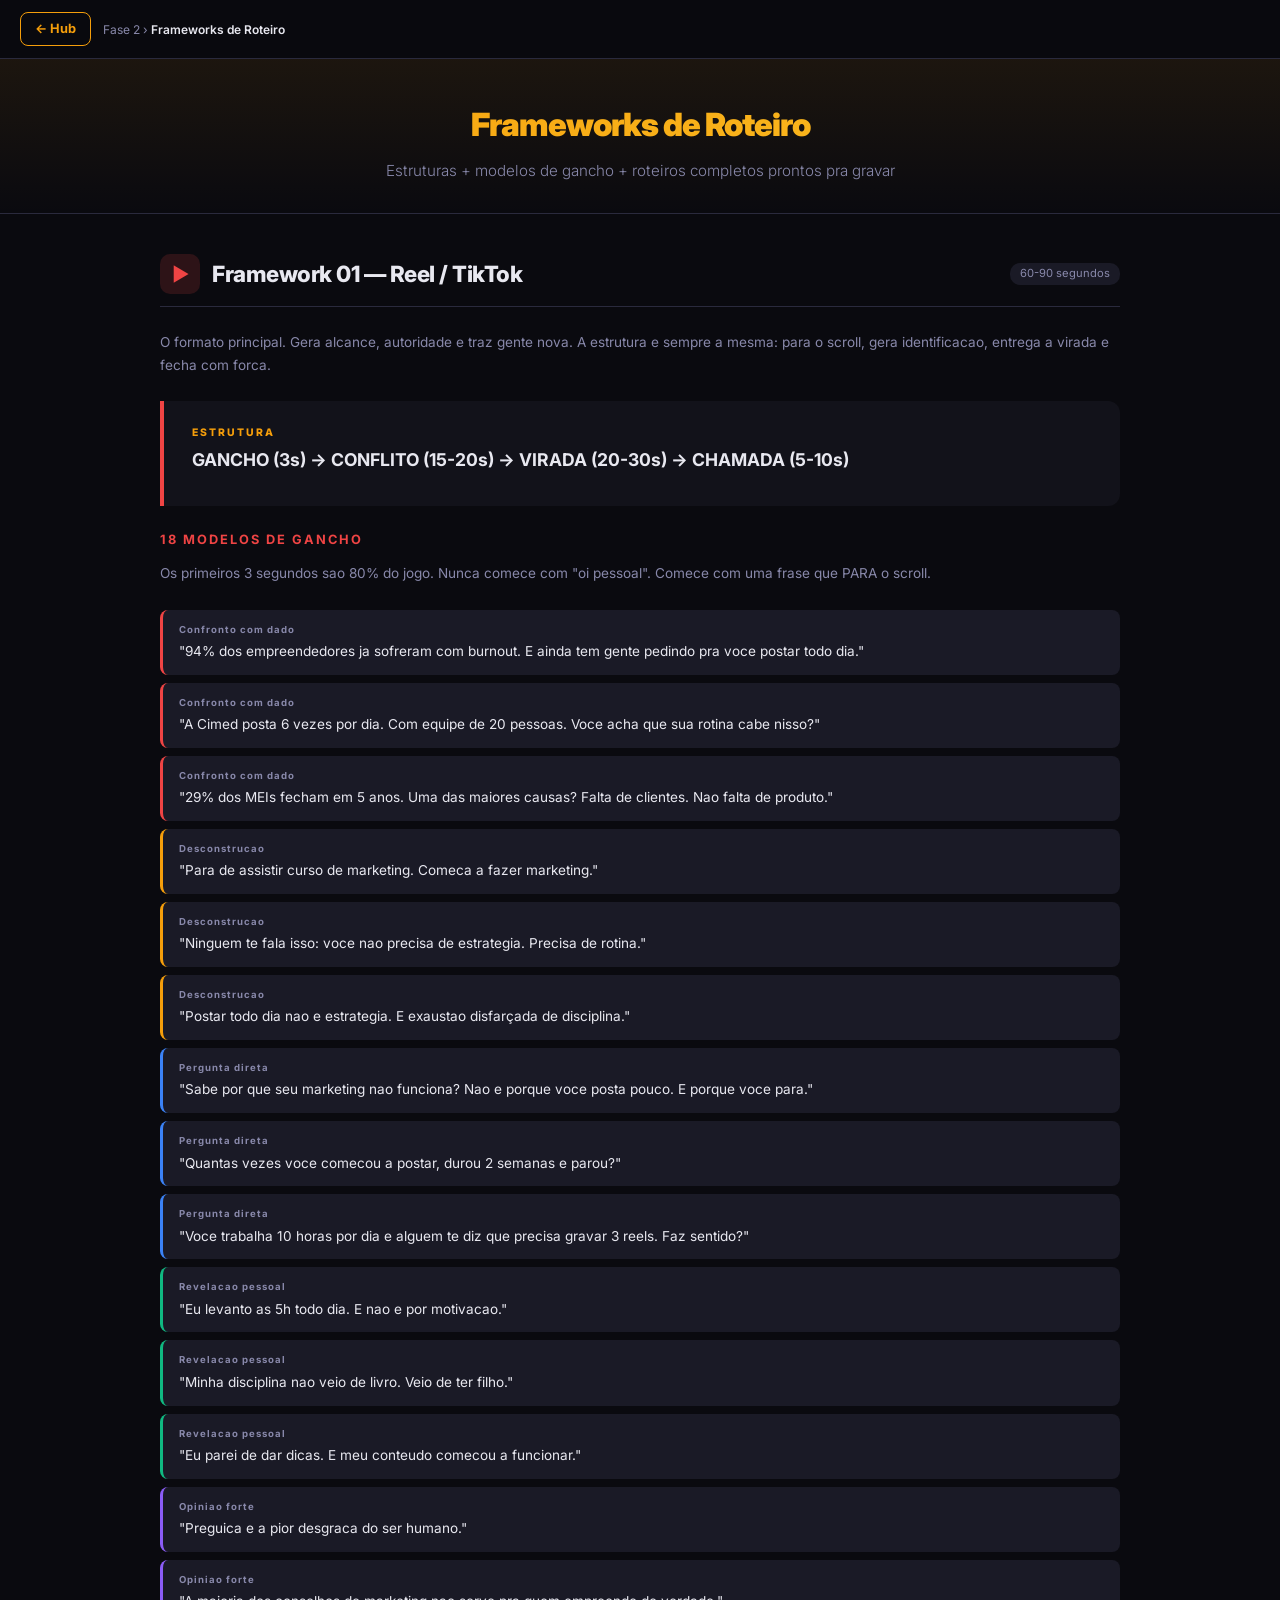
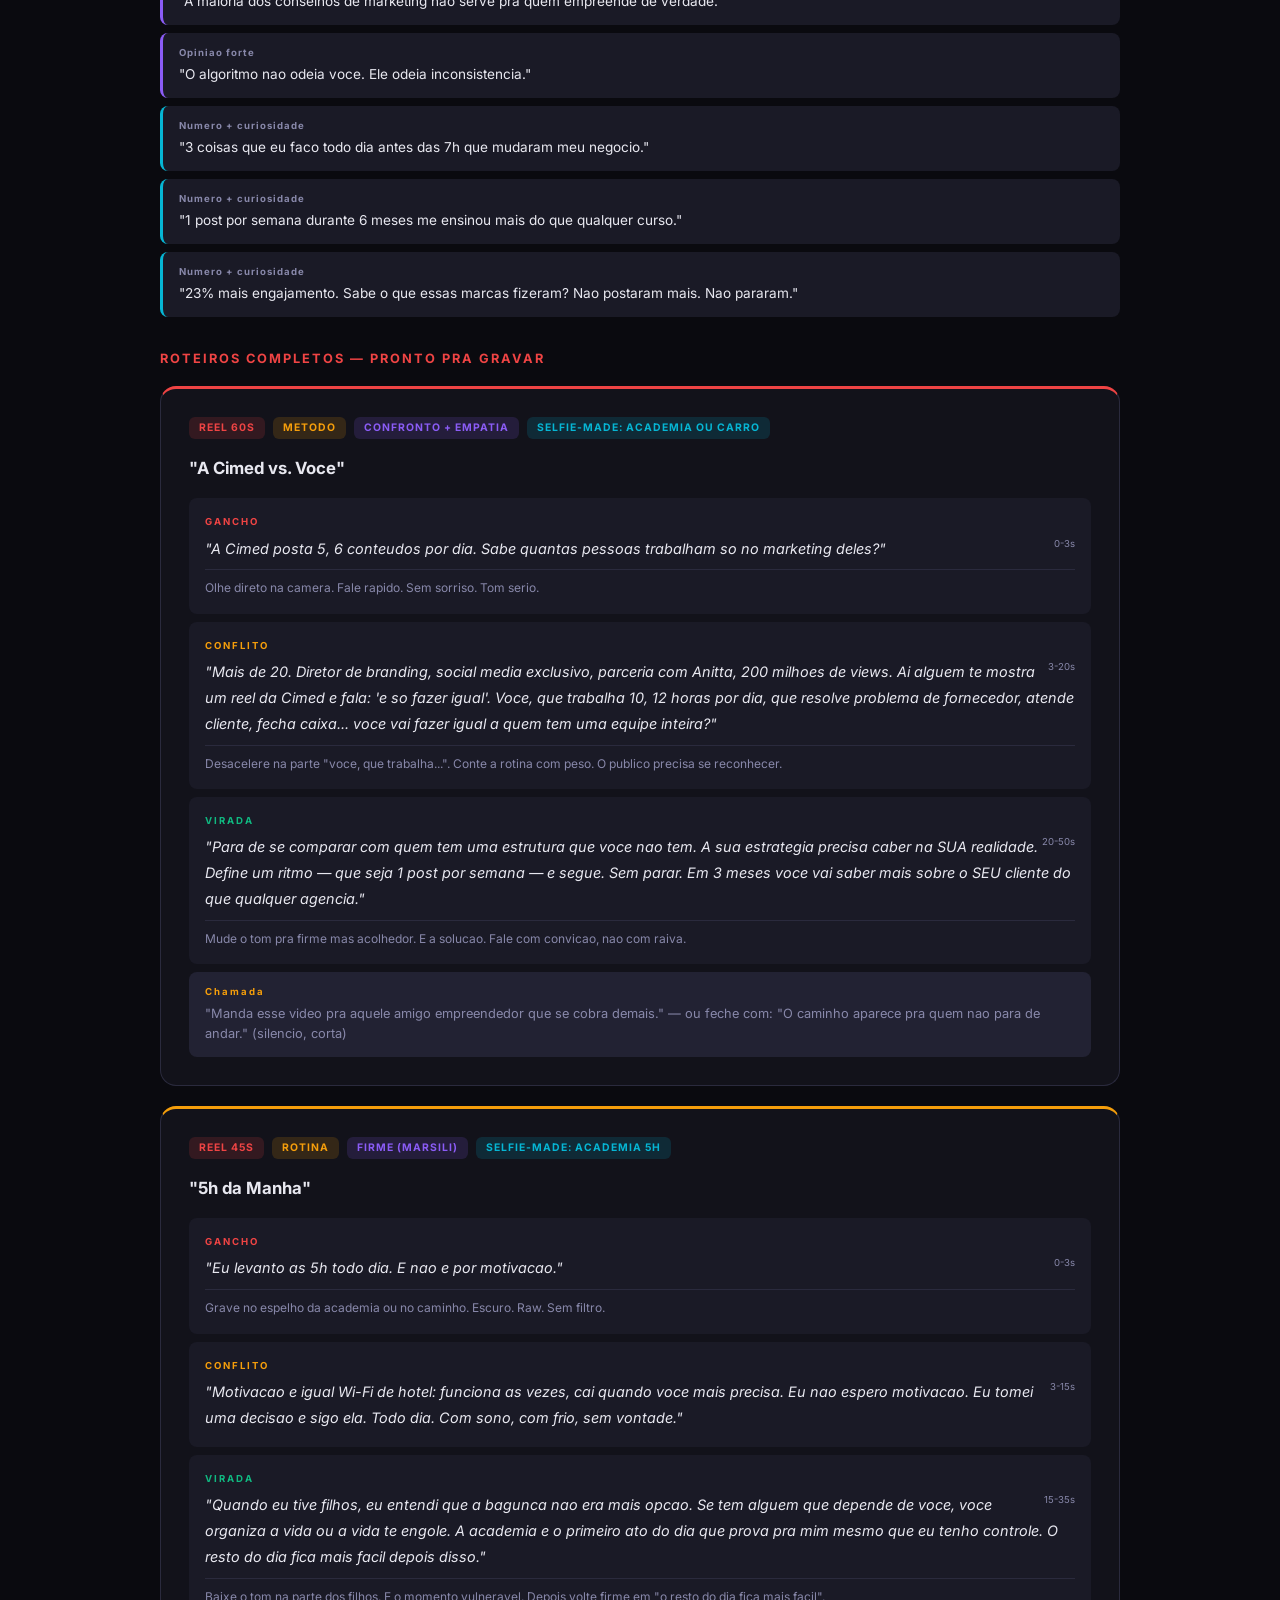
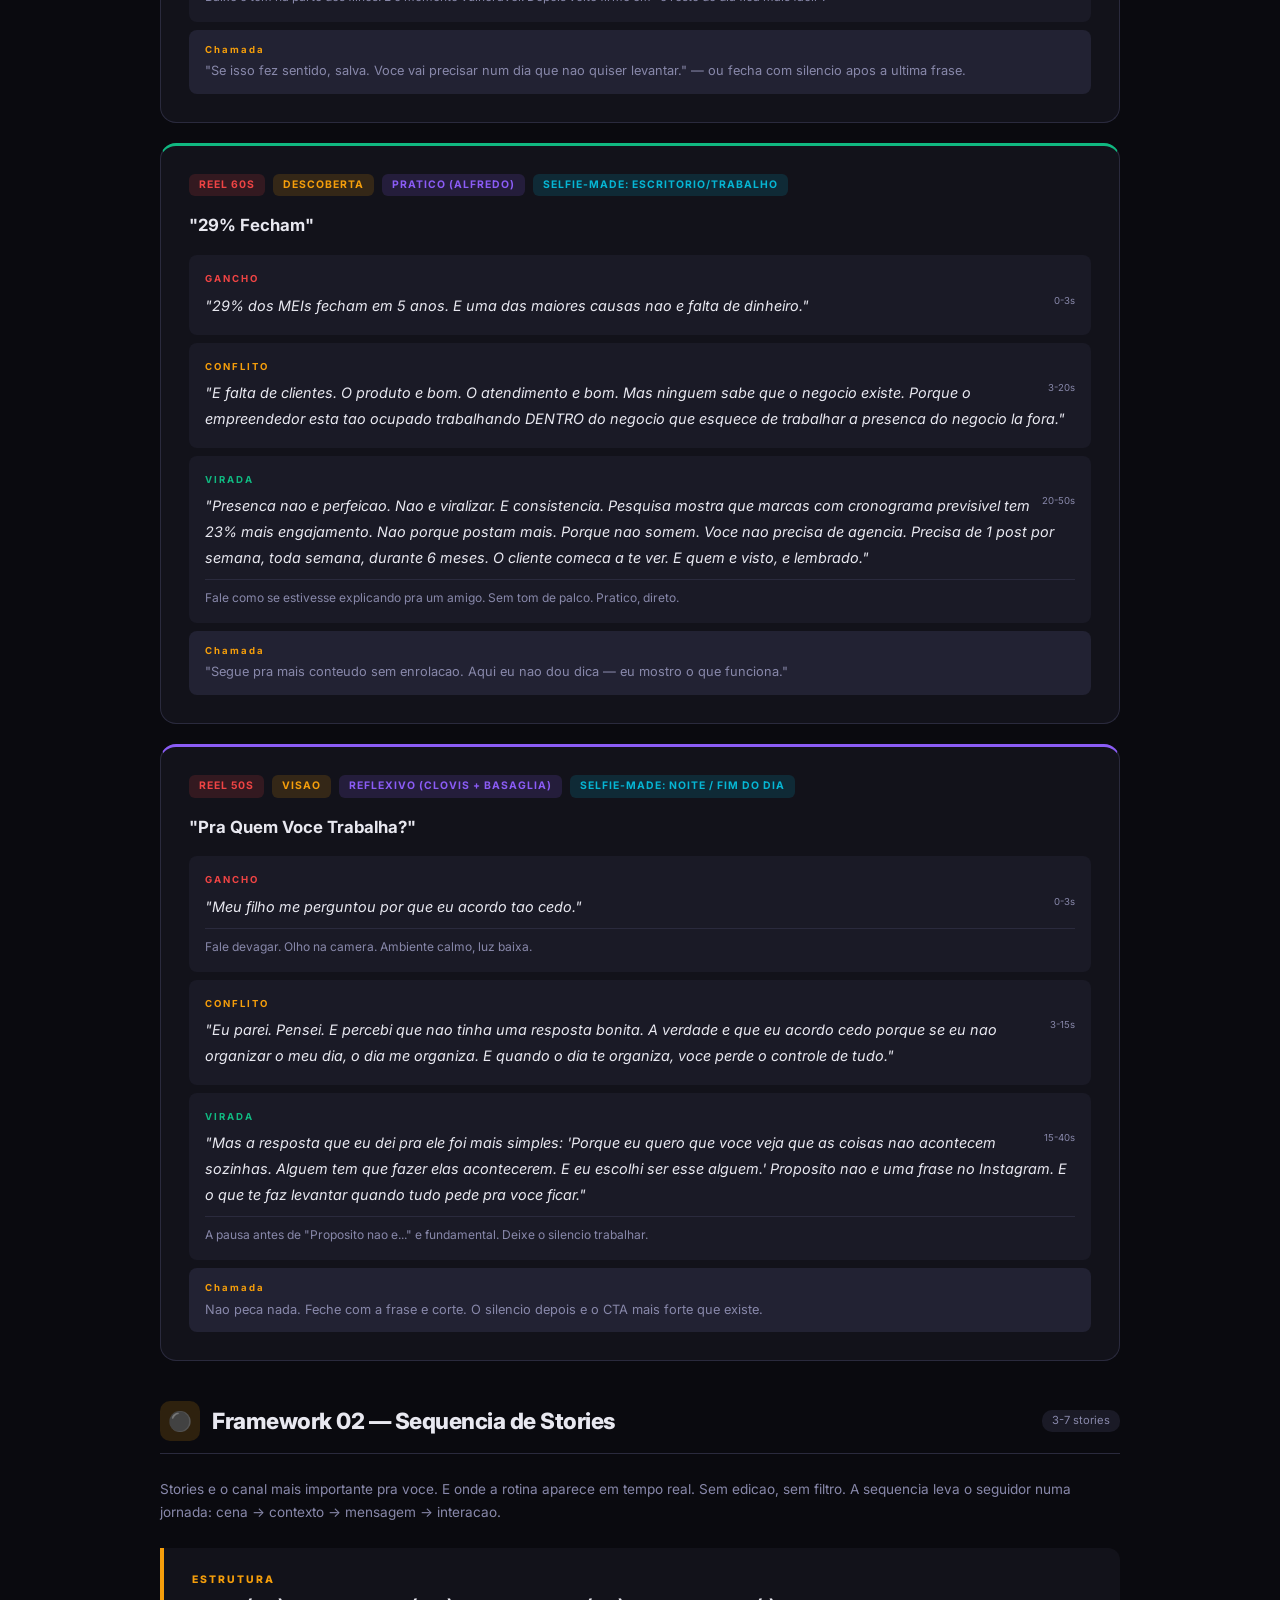
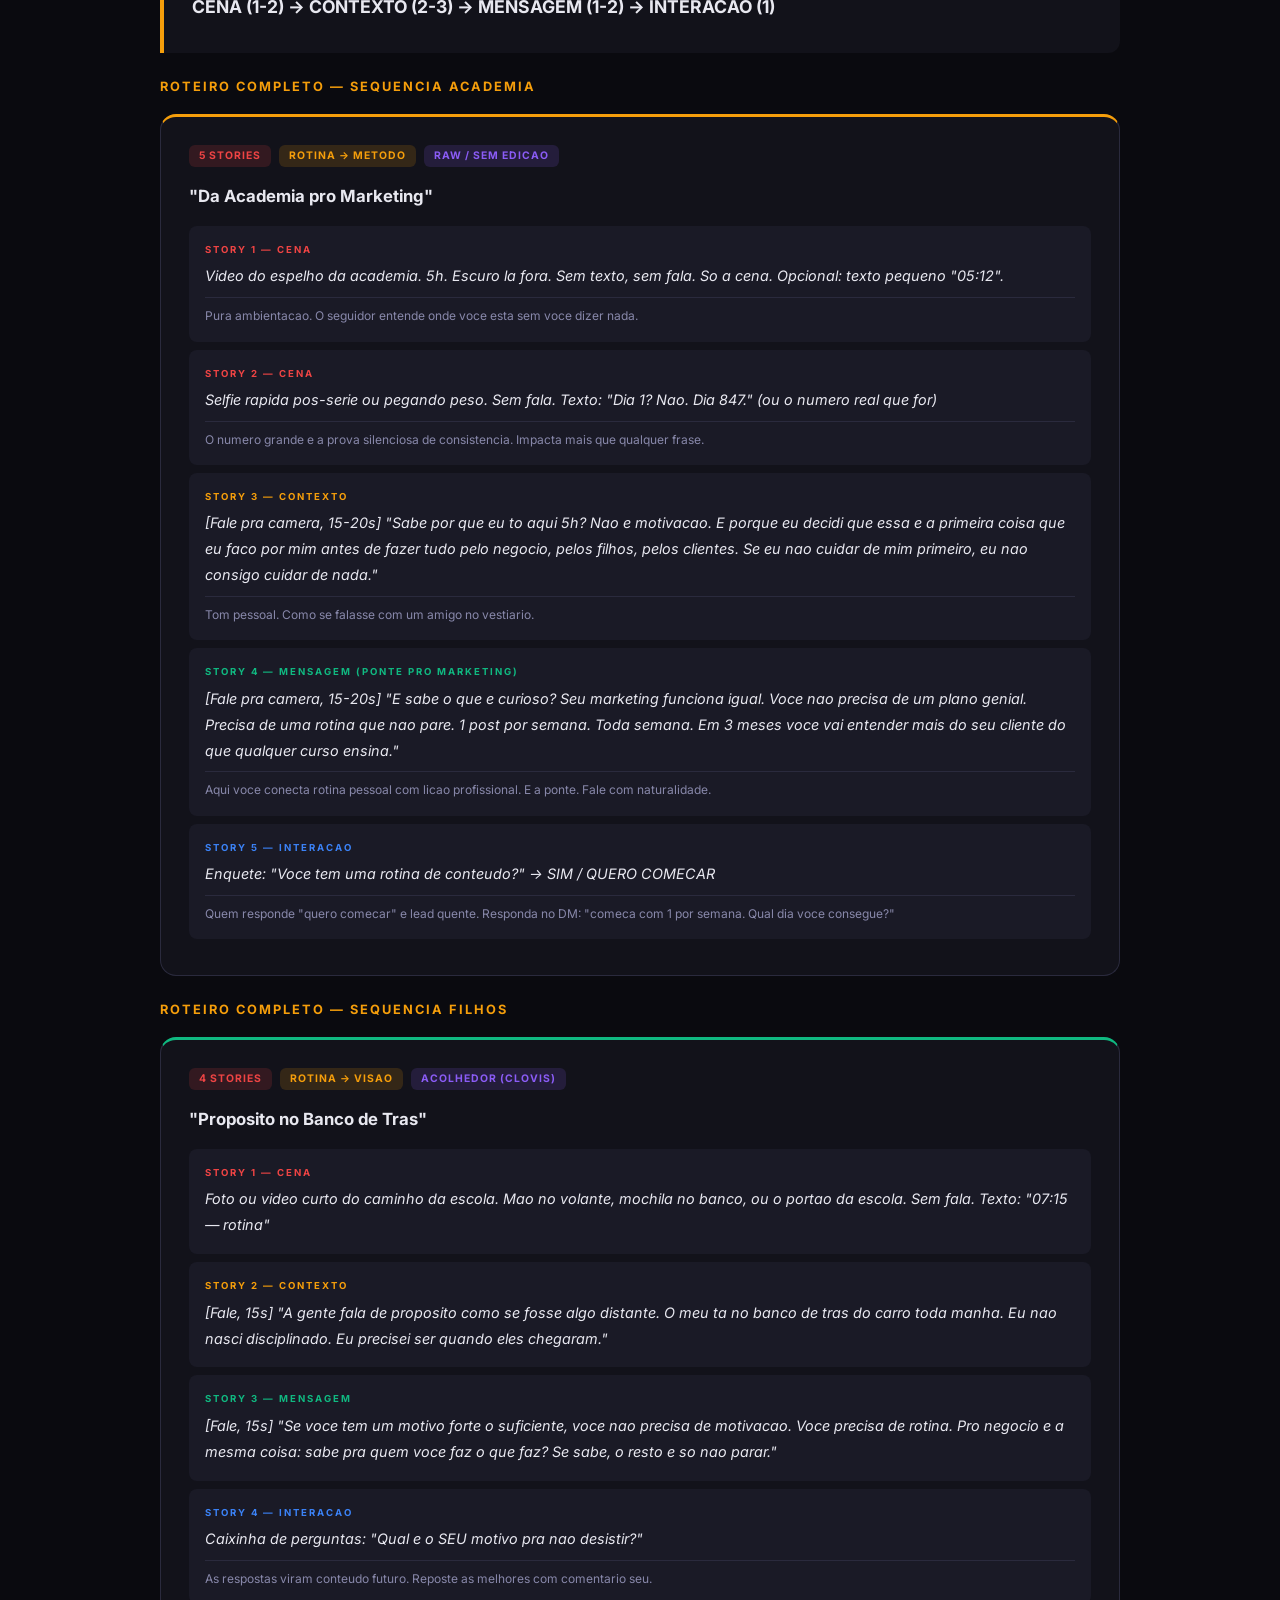
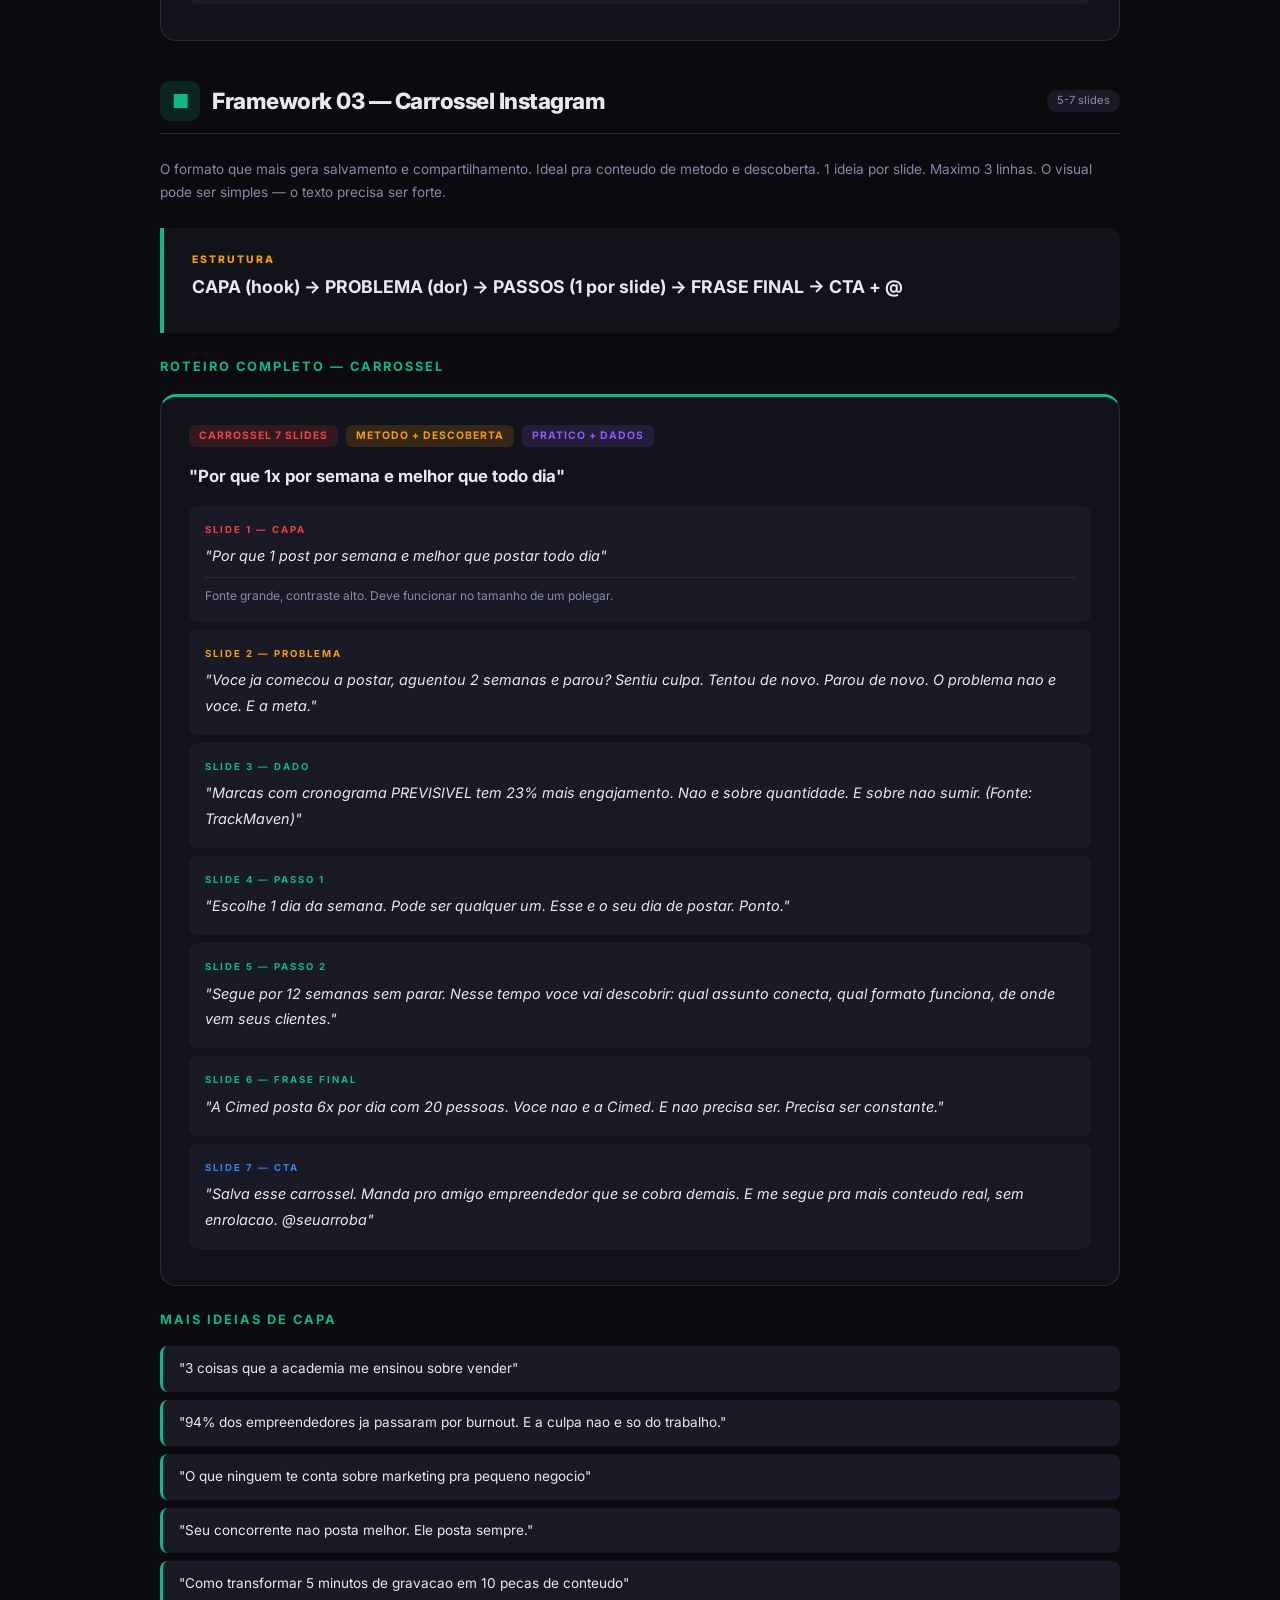
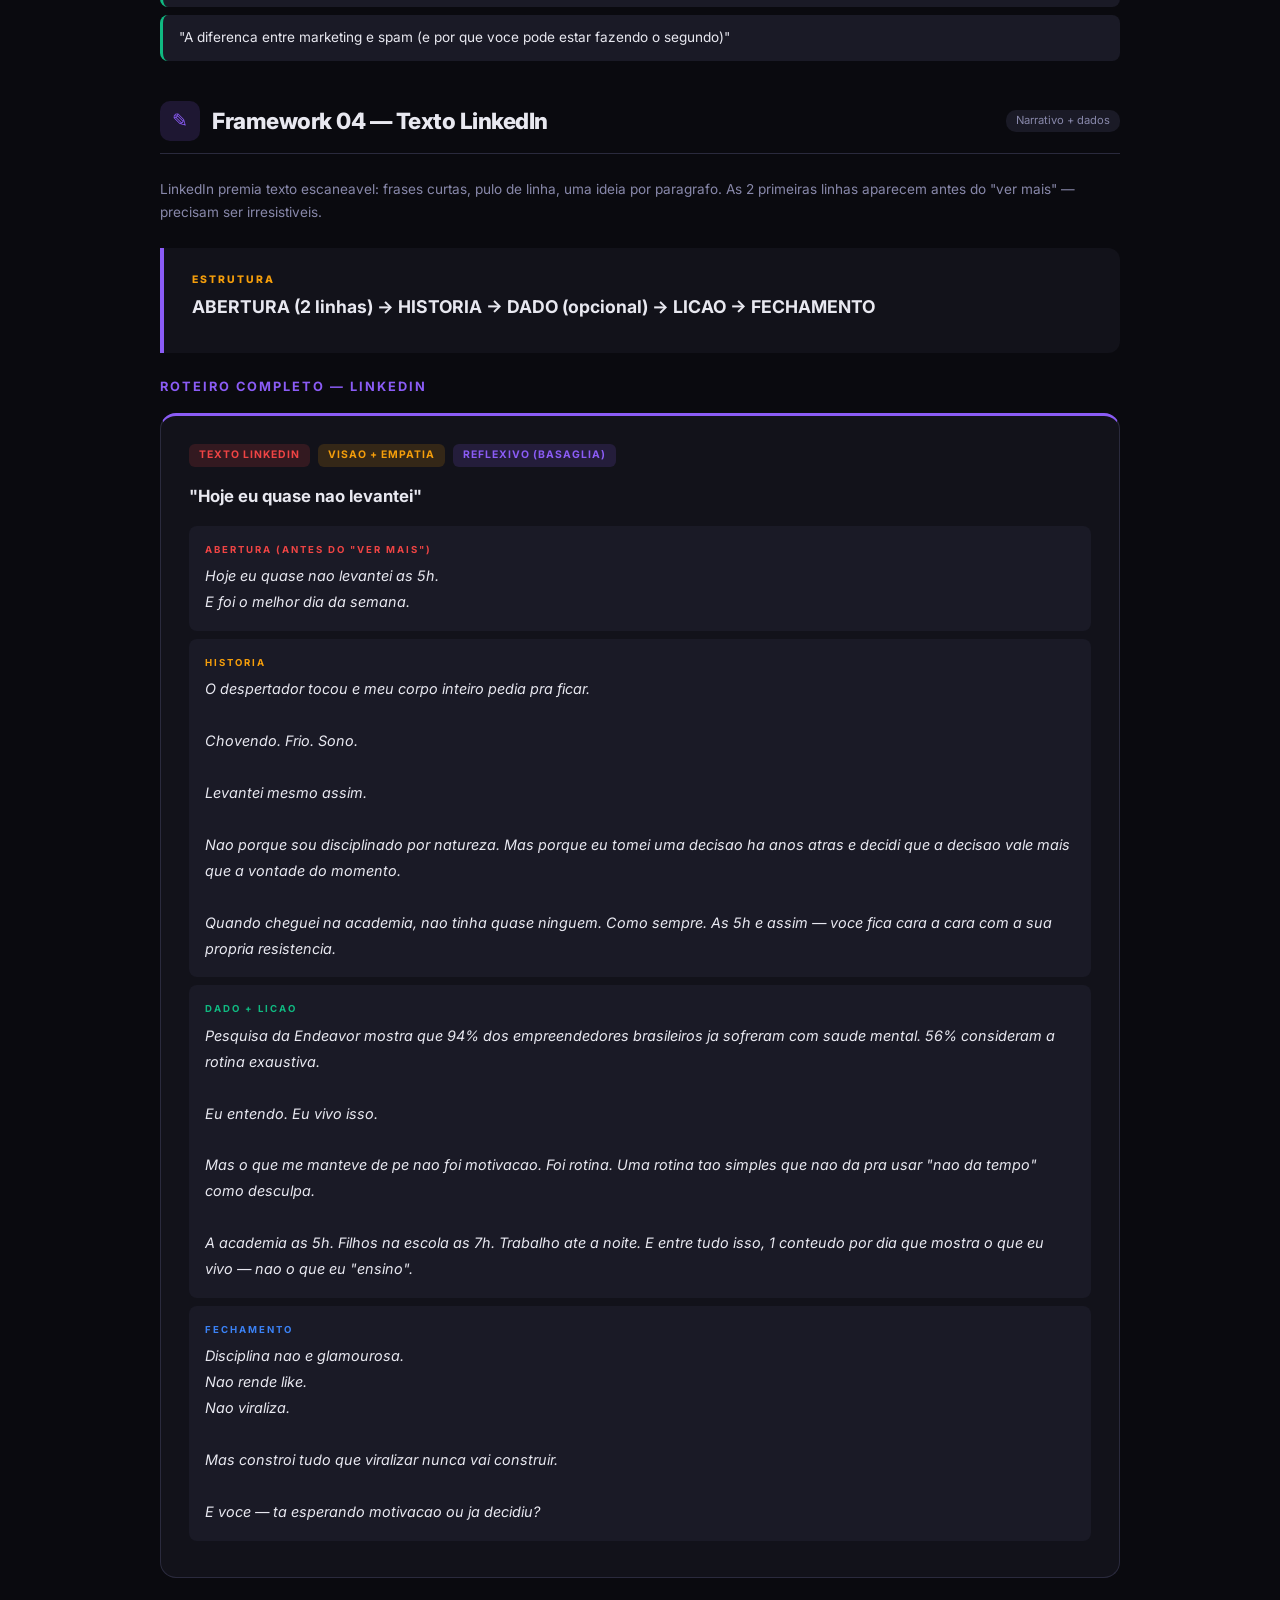
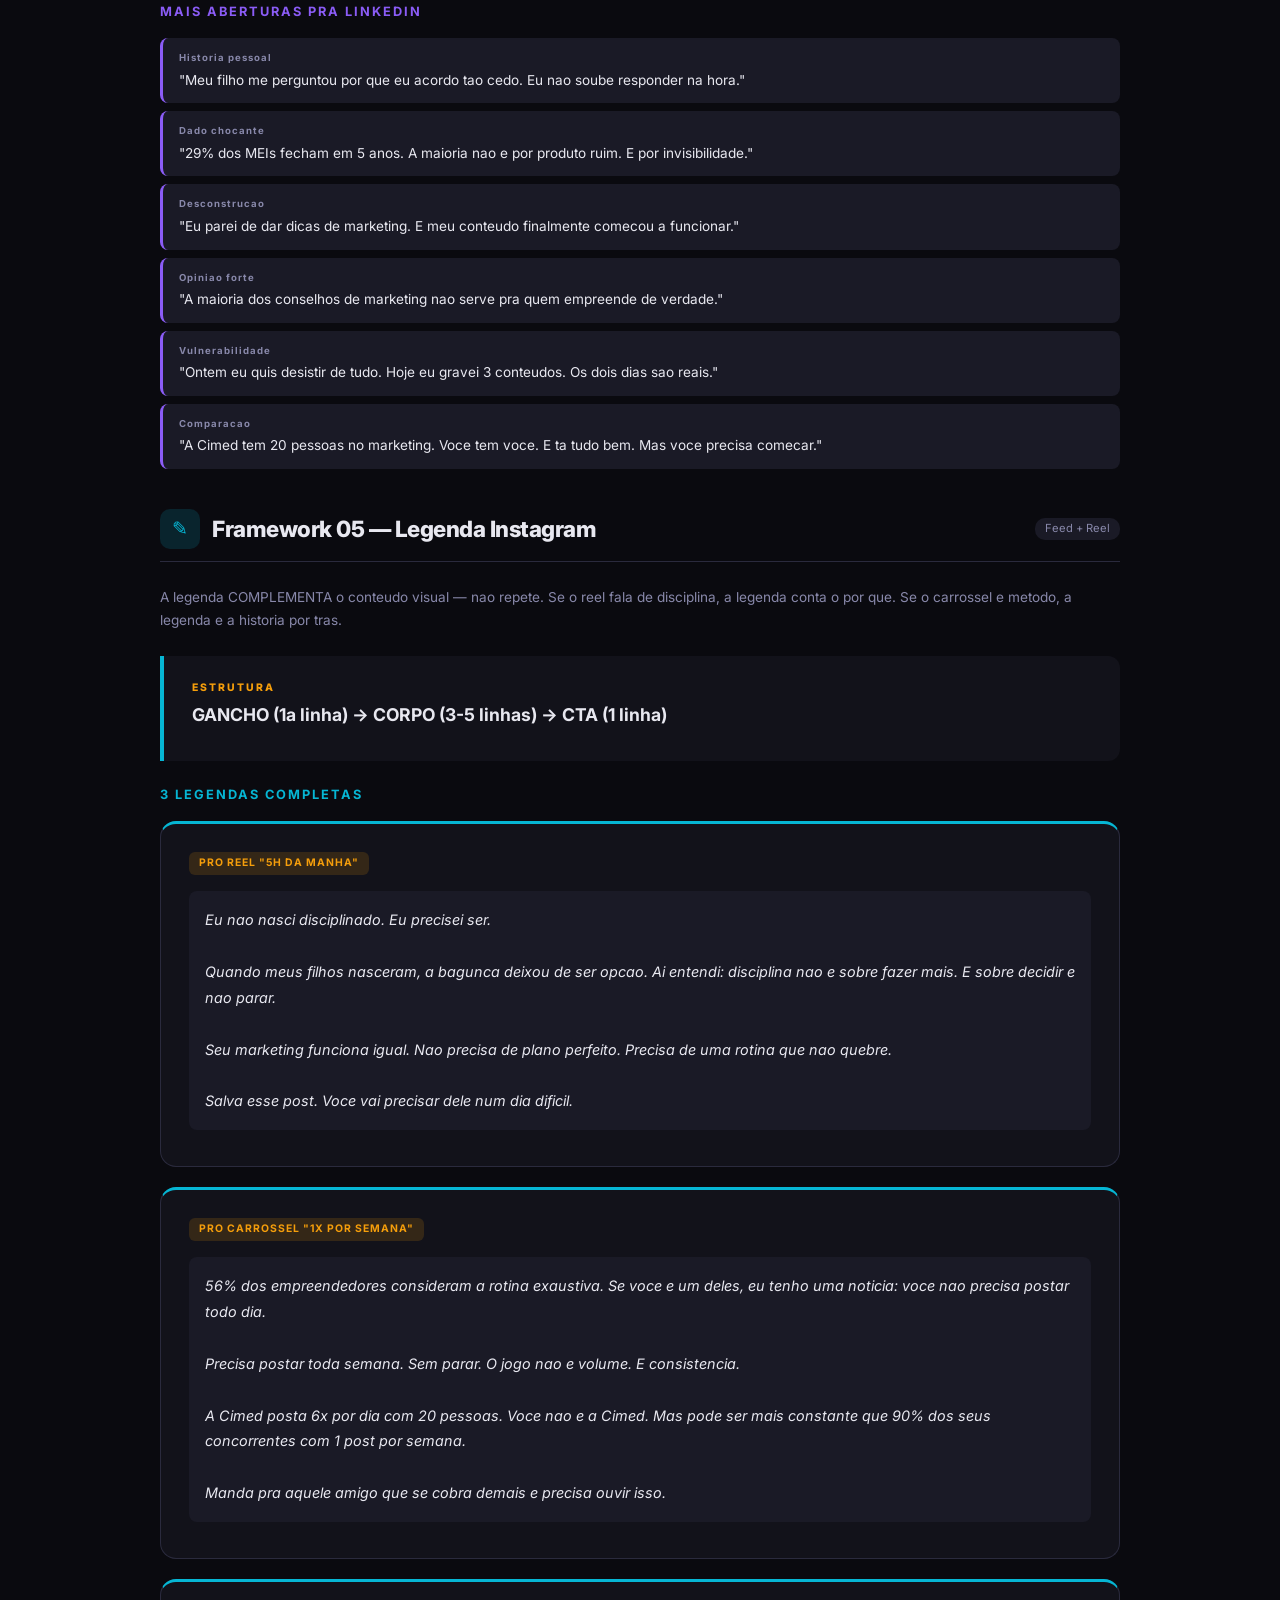
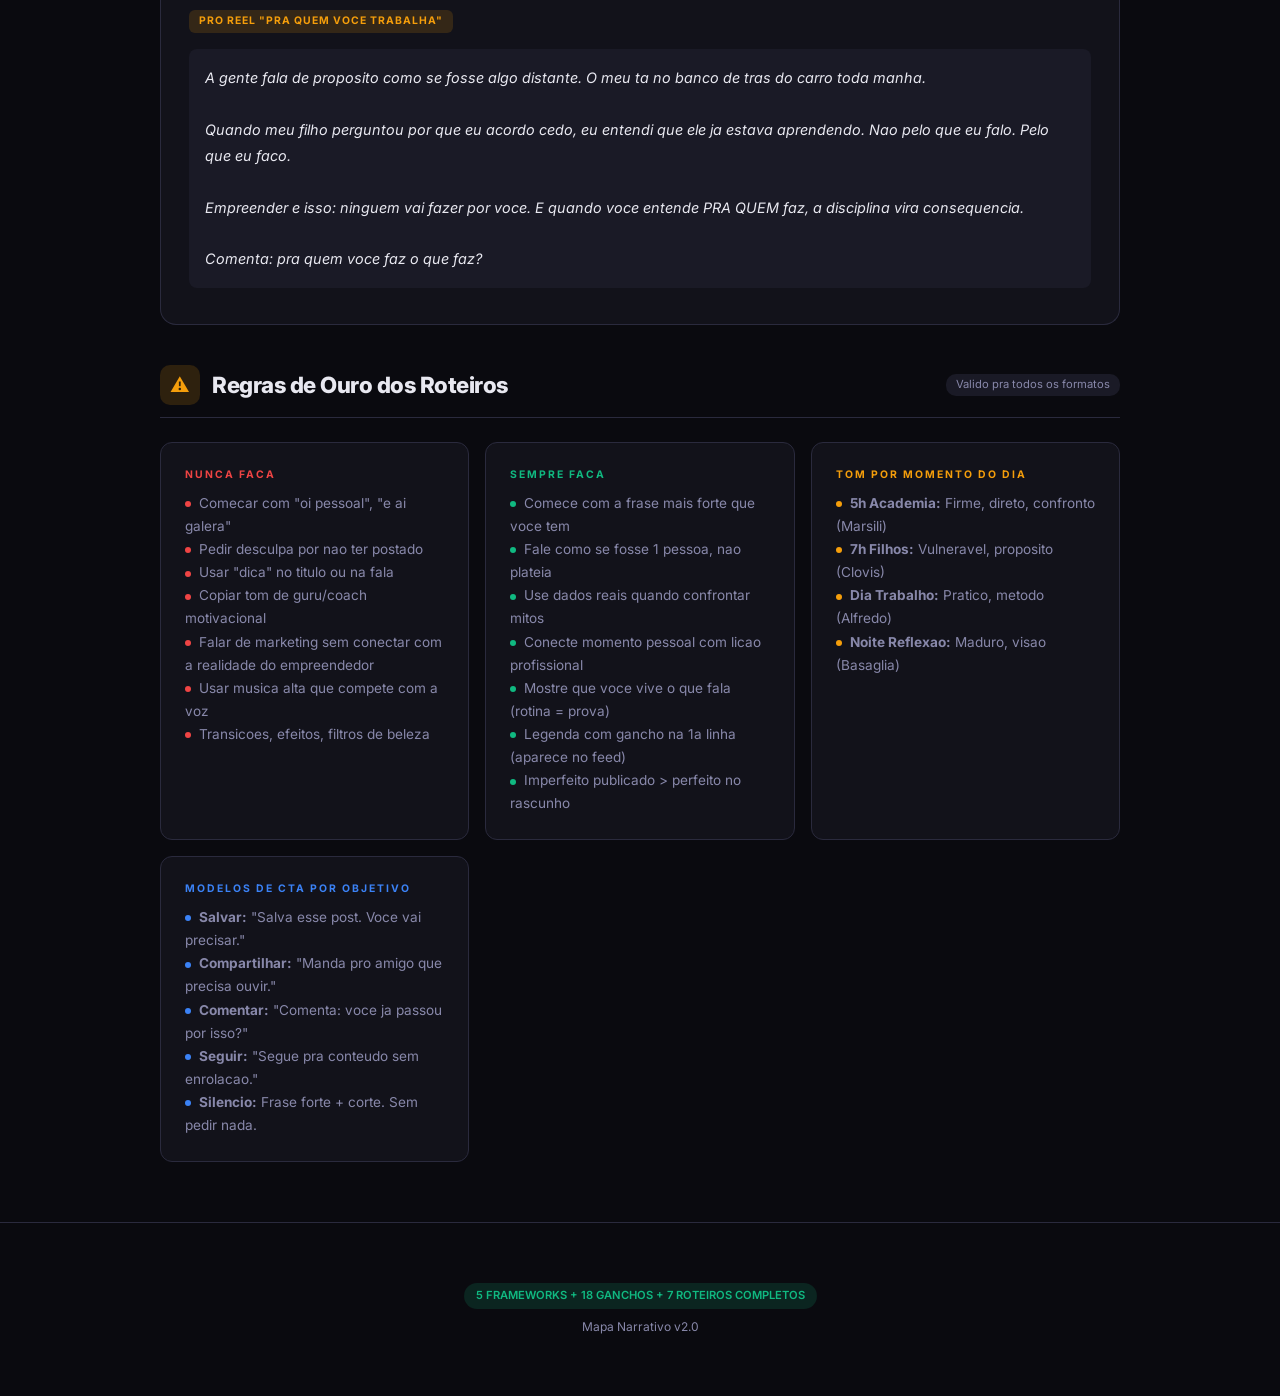
<file: roteiros.html>
<!DOCTYPE html>
<html lang="pt-BR">
<head><meta charset="UTF-8"><meta name="viewport" content="width=device-width, initial-scale=1.0"><title>Roteiros — Mapa Narrativo</title><link rel="stylesheet" href="styles.css">
<style>
  .roteiro-completo {
    background: var(--surface);
    border: 1px solid var(--border);
    border-radius: 16px;
    padding: 28px;
    margin-bottom: 20px;
    position: relative;
    overflow: hidden;
  }
  .roteiro-completo::after { content: ''; position: absolute; top: 0; left: 0; right: 0; height: 3px; }
  .roteiro-meta {
    display: flex;
    gap: 8px;
    flex-wrap: wrap;
    margin-bottom: 16px;
  }
  .roteiro-meta span {
    font-size: 0.65rem;
    font-weight: 700;
    letter-spacing: 1px;
    text-transform: uppercase;
    padding: 3px 10px;
    border-radius: 6px;
  }
  .meta-formato { background: rgba(239,68,68,0.15); color: var(--red); }
  .meta-pilar { background: var(--accent-glow); color: var(--accent); }
  .meta-tom { background: rgba(139,92,246,0.15); color: var(--purple); }
  .meta-duracao { background: rgba(6,182,212,0.15); color: var(--cyan); }
  .roteiro-titulo { font-size: 1.05rem; font-weight: 700; margin-bottom: 16px; }
  .roteiro-bloco {
    background: var(--surface-2);
    border-radius: 8px;
    padding: 16px;
    margin-bottom: 8px;
  }
  .roteiro-bloco .bloco-label {
    font-size: 0.6rem;
    font-weight: 700;
    letter-spacing: 2px;
    text-transform: uppercase;
    margin-bottom: 6px;
  }
  .roteiro-bloco .bloco-tempo {
    font-size: 0.6rem;
    color: var(--text-muted);
    float: right;
  }
  .roteiro-bloco .bloco-fala {
    font-size: 0.9rem;
    color: var(--text);
    line-height: 1.8;
    font-style: italic;
  }
  .roteiro-bloco .bloco-direcao {
    font-size: 0.75rem;
    color: var(--text-muted);
    margin-top: 8px;
    padding-top: 8px;
    border-top: 1px solid var(--border);
  }
  .roteiro-cta {
    background: var(--surface-3);
    border-radius: 8px;
    padding: 12px 16px;
    margin-top: 8px;
  }
  .roteiro-cta .cta-label { font-size: 0.6rem; font-weight: 700; color: var(--accent); letter-spacing: 2px; margin-bottom: 4px; }
  .roteiro-cta p { font-size: 0.8rem; color: var(--text-muted); }
  .gancho-grid { display: grid; gap: 8px; }
  .gancho-item {
    background: var(--surface-2);
    border-radius: 8px;
    padding: 12px 16px;
    font-size: 0.85rem;
    color: var(--text);
    border-left: 3px solid;
  }
  .gancho-item .gancho-tipo { font-size: 0.6rem; font-weight: 700; letter-spacing: 1px; color: var(--text-muted); margin-bottom: 4px; }
  .section-desc { font-size: 0.85rem; color: var(--text-muted); margin-bottom: 24px; line-height: 1.7; }
</style>
</head>
<body>
<div class="topbar"><a href="index.html" class="back">&#8592; Hub</a><div class="breadcrumb">Fase 2 &rsaquo; <span>Frameworks de Roteiro</span></div></div>
<div class="header"><h1>Frameworks de Roteiro</h1><p class="subtitle">Estruturas + modelos de gancho + roteiros completos prontos pra gravar</p></div>

<!-- ==================== -->
<!-- FRAMEWORK 1: REEL -->
<!-- ==================== -->
<div class="section">
  <div class="section-title"><div class="icon icon-red">&#9654;</div><h2>Framework 01 — Reel / TikTok</h2><span class="count">60-90 segundos</span></div>
  <p class="section-desc">O formato principal. Gera alcance, autoridade e traz gente nova. A estrutura e sempre a mesma: para o scroll, gera identificacao, entrega a virada e fecha com forca.</p>

  <div class="bandeira" style="border-left-color:var(--red)">
    <div class="num">ESTRUTURA</div>
    <h3>GANCHO (3s) &#8594; CONFLITO (15-20s) &#8594; VIRADA (20-30s) &#8594; CHAMADA (5-10s)</h3>
  </div>

  <!-- Ganchos expandidos -->
  <h3 style="font-size:0.8rem;font-weight:700;color:var(--red);letter-spacing:2px;margin:24px 0 12px">18 MODELOS DE GANCHO</h3>
  <p class="section-desc">Os primeiros 3 segundos sao 80% do jogo. Nunca comece com "oi pessoal". Comece com uma frase que PARA o scroll.</p>

  <div class="gancho-grid">
    <div class="gancho-item" style="border-color:var(--red)"><div class="gancho-tipo">Confronto com dado</div>"94% dos empreendedores ja sofreram com burnout. E ainda tem gente pedindo pra voce postar todo dia."</div>
    <div class="gancho-item" style="border-color:var(--red)"><div class="gancho-tipo">Confronto com dado</div>"A Cimed posta 6 vezes por dia. Com equipe de 20 pessoas. Voce acha que sua rotina cabe nisso?"</div>
    <div class="gancho-item" style="border-color:var(--red)"><div class="gancho-tipo">Confronto com dado</div>"29% dos MEIs fecham em 5 anos. Uma das maiores causas? Falta de clientes. Nao falta de produto."</div>
    <div class="gancho-item" style="border-color:var(--accent)"><div class="gancho-tipo">Desconstrucao</div>"Para de assistir curso de marketing. Comeca a fazer marketing."</div>
    <div class="gancho-item" style="border-color:var(--accent)"><div class="gancho-tipo">Desconstrucao</div>"Ninguem te fala isso: voce nao precisa de estrategia. Precisa de rotina."</div>
    <div class="gancho-item" style="border-color:var(--accent)"><div class="gancho-tipo">Desconstrucao</div>"Postar todo dia nao e estrategia. E exaustao disfarçada de disciplina."</div>
    <div class="gancho-item" style="border-color:var(--blue)"><div class="gancho-tipo">Pergunta direta</div>"Sabe por que seu marketing nao funciona? Nao e porque voce posta pouco. E porque voce para."</div>
    <div class="gancho-item" style="border-color:var(--blue)"><div class="gancho-tipo">Pergunta direta</div>"Quantas vezes voce comecou a postar, durou 2 semanas e parou?"</div>
    <div class="gancho-item" style="border-color:var(--blue)"><div class="gancho-tipo">Pergunta direta</div>"Voce trabalha 10 horas por dia e alguem te diz que precisa gravar 3 reels. Faz sentido?"</div>
    <div class="gancho-item" style="border-color:var(--green)"><div class="gancho-tipo">Revelacao pessoal</div>"Eu levanto as 5h todo dia. E nao e por motivacao."</div>
    <div class="gancho-item" style="border-color:var(--green)"><div class="gancho-tipo">Revelacao pessoal</div>"Minha disciplina nao veio de livro. Veio de ter filho."</div>
    <div class="gancho-item" style="border-color:var(--green)"><div class="gancho-tipo">Revelacao pessoal</div>"Eu parei de dar dicas. E meu conteudo comecou a funcionar."</div>
    <div class="gancho-item" style="border-color:var(--purple)"><div class="gancho-tipo">Opiniao forte</div>"Preguica e a pior desgraca do ser humano."</div>
    <div class="gancho-item" style="border-color:var(--purple)"><div class="gancho-tipo">Opiniao forte</div>"A maioria dos conselhos de marketing nao serve pra quem empreende de verdade."</div>
    <div class="gancho-item" style="border-color:var(--purple)"><div class="gancho-tipo">Opiniao forte</div>"O algoritmo nao odeia voce. Ele odeia inconsistencia."</div>
    <div class="gancho-item" style="border-color:var(--cyan)"><div class="gancho-tipo">Numero + curiosidade</div>"3 coisas que eu faco todo dia antes das 7h que mudaram meu negocio."</div>
    <div class="gancho-item" style="border-color:var(--cyan)"><div class="gancho-tipo">Numero + curiosidade</div>"1 post por semana durante 6 meses me ensinou mais do que qualquer curso."</div>
    <div class="gancho-item" style="border-color:var(--cyan)"><div class="gancho-tipo">Numero + curiosidade</div>"23% mais engajamento. Sabe o que essas marcas fizeram? Nao postaram mais. Nao pararam."</div>
  </div>

  <!-- Roteiros completos Reel -->
  <h3 style="font-size:0.8rem;font-weight:700;color:var(--red);letter-spacing:2px;margin:32px 0 16px">ROTEIROS COMPLETOS — PRONTO PRA GRAVAR</h3>

  <div class="roteiro-completo" style="border-top:3px solid var(--red)">
    <div class="roteiro-meta">
      <span class="meta-formato">Reel 60s</span>
      <span class="meta-pilar">Metodo</span>
      <span class="meta-tom">Confronto + Empatia</span>
      <span class="meta-duracao">Selfie-made: academia ou carro</span>
    </div>
    <div class="roteiro-titulo">"A Cimed vs. Voce"</div>
    <div class="roteiro-bloco">
      <div class="bloco-label" style="color:var(--red)">Gancho</div><div class="bloco-tempo">0-3s</div>
      <div class="bloco-fala">"A Cimed posta 5, 6 conteudos por dia. Sabe quantas pessoas trabalham so no marketing deles?"</div>
      <div class="bloco-direcao">Olhe direto na camera. Fale rapido. Sem sorriso. Tom serio.</div>
    </div>
    <div class="roteiro-bloco">
      <div class="bloco-label" style="color:var(--accent)">Conflito</div><div class="bloco-tempo">3-20s</div>
      <div class="bloco-fala">"Mais de 20. Diretor de branding, social media exclusivo, parceria com Anitta, 200 milhoes de views. Ai alguem te mostra um reel da Cimed e fala: 'e so fazer igual'. Voce, que trabalha 10, 12 horas por dia, que resolve problema de fornecedor, atende cliente, fecha caixa... voce vai fazer igual a quem tem uma equipe inteira?"</div>
      <div class="bloco-direcao">Desacelere na parte "voce, que trabalha...". Conte a rotina com peso. O publico precisa se reconhecer.</div>
    </div>
    <div class="roteiro-bloco">
      <div class="bloco-label" style="color:var(--green)">Virada</div><div class="bloco-tempo">20-50s</div>
      <div class="bloco-fala">"Para de se comparar com quem tem uma estrutura que voce nao tem. A sua estrategia precisa caber na SUA realidade. Define um ritmo — que seja 1 post por semana — e segue. Sem parar. Em 3 meses voce vai saber mais sobre o SEU cliente do que qualquer agencia."</div>
      <div class="bloco-direcao">Mude o tom pra firme mas acolhedor. E a solucao. Fale com convicao, nao com raiva.</div>
    </div>
    <div class="roteiro-cta">
      <div class="cta-label">Chamada</div>
      <p>"Manda esse video pra aquele amigo empreendedor que se cobra demais." — ou feche com: "O caminho aparece pra quem nao para de andar." (silencio, corta)</p>
    </div>
  </div>

  <div class="roteiro-completo" style="border-top:3px solid var(--accent)">
    <div class="roteiro-meta">
      <span class="meta-formato">Reel 45s</span>
      <span class="meta-pilar">Rotina</span>
      <span class="meta-tom">Firme (Marsili)</span>
      <span class="meta-duracao">Selfie-made: academia 5h</span>
    </div>
    <div class="roteiro-titulo">"5h da Manha"</div>
    <div class="roteiro-bloco">
      <div class="bloco-label" style="color:var(--red)">Gancho</div><div class="bloco-tempo">0-3s</div>
      <div class="bloco-fala">"Eu levanto as 5h todo dia. E nao e por motivacao."</div>
      <div class="bloco-direcao">Grave no espelho da academia ou no caminho. Escuro. Raw. Sem filtro.</div>
    </div>
    <div class="roteiro-bloco">
      <div class="bloco-label" style="color:var(--accent)">Conflito</div><div class="bloco-tempo">3-15s</div>
      <div class="bloco-fala">"Motivacao e igual Wi-Fi de hotel: funciona as vezes, cai quando voce mais precisa. Eu nao espero motivacao. Eu tomei uma decisao e sigo ela. Todo dia. Com sono, com frio, sem vontade."</div>
    </div>
    <div class="roteiro-bloco">
      <div class="bloco-label" style="color:var(--green)">Virada</div><div class="bloco-tempo">15-35s</div>
      <div class="bloco-fala">"Quando eu tive filhos, eu entendi que a bagunca nao era mais opcao. Se tem alguem que depende de voce, voce organiza a vida ou a vida te engole. A academia e o primeiro ato do dia que prova pra mim mesmo que eu tenho controle. O resto do dia fica mais facil depois disso."</div>
      <div class="bloco-direcao">Baixe o tom na parte dos filhos. E o momento vulneravel. Depois volte firme em "o resto do dia fica mais facil".</div>
    </div>
    <div class="roteiro-cta">
      <div class="cta-label">Chamada</div>
      <p>"Se isso fez sentido, salva. Voce vai precisar num dia que nao quiser levantar." — ou fecha com silencio apos a ultima frase.</p>
    </div>
  </div>

  <div class="roteiro-completo" style="border-top:3px solid var(--green)">
    <div class="roteiro-meta">
      <span class="meta-formato">Reel 60s</span>
      <span class="meta-pilar">Descoberta</span>
      <span class="meta-tom">Pratico (Alfredo)</span>
      <span class="meta-duracao">Selfie-made: escritorio/trabalho</span>
    </div>
    <div class="roteiro-titulo">"29% Fecham"</div>
    <div class="roteiro-bloco">
      <div class="bloco-label" style="color:var(--red)">Gancho</div><div class="bloco-tempo">0-3s</div>
      <div class="bloco-fala">"29% dos MEIs fecham em 5 anos. E uma das maiores causas nao e falta de dinheiro."</div>
    </div>
    <div class="roteiro-bloco">
      <div class="bloco-label" style="color:var(--accent)">Conflito</div><div class="bloco-tempo">3-20s</div>
      <div class="bloco-fala">"E falta de clientes. O produto e bom. O atendimento e bom. Mas ninguem sabe que o negocio existe. Porque o empreendedor esta tao ocupado trabalhando DENTRO do negocio que esquece de trabalhar a presenca do negocio la fora."</div>
    </div>
    <div class="roteiro-bloco">
      <div class="bloco-label" style="color:var(--green)">Virada</div><div class="bloco-tempo">20-50s</div>
      <div class="bloco-fala">"Presenca nao e perfeicao. Nao e viralizar. E consistencia. Pesquisa mostra que marcas com cronograma previsivel tem 23% mais engajamento. Nao porque postam mais. Porque nao somem. Voce nao precisa de agencia. Precisa de 1 post por semana, toda semana, durante 6 meses. O cliente comeca a te ver. E quem e visto, e lembrado."</div>
      <div class="bloco-direcao">Fale como se estivesse explicando pra um amigo. Sem tom de palco. Pratico, direto.</div>
    </div>
    <div class="roteiro-cta">
      <div class="cta-label">Chamada</div>
      <p>"Segue pra mais conteudo sem enrolacao. Aqui eu nao dou dica — eu mostro o que funciona."</p>
    </div>
  </div>

  <div class="roteiro-completo" style="border-top:3px solid var(--purple)">
    <div class="roteiro-meta">
      <span class="meta-formato">Reel 50s</span>
      <span class="meta-pilar">Visao</span>
      <span class="meta-tom">Reflexivo (Clovis + Basaglia)</span>
      <span class="meta-duracao">Selfie-made: noite / fim do dia</span>
    </div>
    <div class="roteiro-titulo">"Pra Quem Voce Trabalha?"</div>
    <div class="roteiro-bloco">
      <div class="bloco-label" style="color:var(--red)">Gancho</div><div class="bloco-tempo">0-3s</div>
      <div class="bloco-fala">"Meu filho me perguntou por que eu acordo tao cedo."</div>
      <div class="bloco-direcao">Fale devagar. Olho na camera. Ambiente calmo, luz baixa.</div>
    </div>
    <div class="roteiro-bloco">
      <div class="bloco-label" style="color:var(--accent)">Conflito</div><div class="bloco-tempo">3-15s</div>
      <div class="bloco-fala">"Eu parei. Pensei. E percebi que nao tinha uma resposta bonita. A verdade e que eu acordo cedo porque se eu nao organizar o meu dia, o dia me organiza. E quando o dia te organiza, voce perde o controle de tudo."</div>
    </div>
    <div class="roteiro-bloco">
      <div class="bloco-label" style="color:var(--green)">Virada</div><div class="bloco-tempo">15-40s</div>
      <div class="bloco-fala">"Mas a resposta que eu dei pra ele foi mais simples: 'Porque eu quero que voce veja que as coisas nao acontecem sozinhas. Alguem tem que fazer elas acontecerem. E eu escolhi ser esse alguem.' Proposito nao e uma frase no Instagram. E o que te faz levantar quando tudo pede pra voce ficar."</div>
      <div class="bloco-direcao">A pausa antes de "Proposito nao e..." e fundamental. Deixe o silencio trabalhar.</div>
    </div>
    <div class="roteiro-cta">
      <div class="cta-label">Chamada</div>
      <p>Nao peca nada. Feche com a frase e corte. O silencio depois e o CTA mais forte que existe.</p>
    </div>
  </div>
</div>

<!-- ==================== -->
<!-- FRAMEWORK 2: STORIES -->
<!-- ==================== -->
<div class="section">
  <div class="section-title"><div class="icon icon-amber">&#9899;</div><h2>Framework 02 — Sequencia de Stories</h2><span class="count">3-7 stories</span></div>
  <p class="section-desc">Stories e o canal mais importante pra voce. E onde a rotina aparece em tempo real. Sem edicao, sem filtro. A sequencia leva o seguidor numa jornada: cena &#8594; contexto &#8594; mensagem &#8594; interacao.</p>

  <div class="bandeira" style="border-left-color:var(--accent)">
    <div class="num">ESTRUTURA</div>
    <h3>CENA (1-2) &#8594; CONTEXTO (2-3) &#8594; MENSAGEM (1-2) &#8594; INTERACAO (1)</h3>
  </div>

  <!-- Roteiro completo Stories -->
  <h3 style="font-size:0.8rem;font-weight:700;color:var(--accent);letter-spacing:2px;margin:24px 0 16px">ROTEIRO COMPLETO — SEQUENCIA ACADEMIA</h3>

  <div class="roteiro-completo" style="border-top:3px solid var(--accent)">
    <div class="roteiro-meta">
      <span class="meta-formato">5 Stories</span>
      <span class="meta-pilar">Rotina &#8594; Metodo</span>
      <span class="meta-tom">Raw / Sem edicao</span>
    </div>
    <div class="roteiro-titulo">"Da Academia pro Marketing"</div>
    <div class="roteiro-bloco">
      <div class="bloco-label" style="color:var(--red)">Story 1 — Cena</div>
      <div class="bloco-fala">Video do espelho da academia. 5h. Escuro la fora. Sem texto, sem fala. So a cena. Opcional: texto pequeno "05:12".</div>
      <div class="bloco-direcao">Pura ambientacao. O seguidor entende onde voce esta sem voce dizer nada.</div>
    </div>
    <div class="roteiro-bloco">
      <div class="bloco-label" style="color:var(--red)">Story 2 — Cena</div>
      <div class="bloco-fala">Selfie rapida pos-serie ou pegando peso. Sem fala. Texto: "Dia 1? Nao. Dia 847." (ou o numero real que for)</div>
      <div class="bloco-direcao">O numero grande e a prova silenciosa de consistencia. Impacta mais que qualquer frase.</div>
    </div>
    <div class="roteiro-bloco">
      <div class="bloco-label" style="color:var(--accent)">Story 3 — Contexto</div>
      <div class="bloco-fala">[Fale pra camera, 15-20s] "Sabe por que eu to aqui 5h? Nao e motivacao. E porque eu decidi que essa e a primeira coisa que eu faco por mim antes de fazer tudo pelo negocio, pelos filhos, pelos clientes. Se eu nao cuidar de mim primeiro, eu nao consigo cuidar de nada."</div>
      <div class="bloco-direcao">Tom pessoal. Como se falasse com um amigo no vestiario.</div>
    </div>
    <div class="roteiro-bloco">
      <div class="bloco-label" style="color:var(--green)">Story 4 — Mensagem (ponte pro marketing)</div>
      <div class="bloco-fala">[Fale pra camera, 15-20s] "E sabe o que e curioso? Seu marketing funciona igual. Voce nao precisa de um plano genial. Precisa de uma rotina que nao pare. 1 post por semana. Toda semana. Em 3 meses voce vai entender mais do seu cliente do que qualquer curso ensina."</div>
      <div class="bloco-direcao">Aqui voce conecta rotina pessoal com licao profissional. E a ponte. Fale com naturalidade.</div>
    </div>
    <div class="roteiro-bloco">
      <div class="bloco-label" style="color:var(--blue)">Story 5 — Interacao</div>
      <div class="bloco-fala">Enquete: "Voce tem uma rotina de conteudo?" &#8594; SIM / QUERO COMECAR</div>
      <div class="bloco-direcao">Quem responde "quero comecar" e lead quente. Responda no DM: "comeca com 1 por semana. Qual dia voce consegue?"</div>
    </div>
  </div>

  <h3 style="font-size:0.8rem;font-weight:700;color:var(--accent);letter-spacing:2px;margin:24px 0 16px">ROTEIRO COMPLETO — SEQUENCIA FILHOS</h3>

  <div class="roteiro-completo" style="border-top:3px solid var(--green)">
    <div class="roteiro-meta">
      <span class="meta-formato">4 Stories</span>
      <span class="meta-pilar">Rotina &#8594; Visao</span>
      <span class="meta-tom">Acolhedor (Clovis)</span>
    </div>
    <div class="roteiro-titulo">"Proposito no Banco de Tras"</div>
    <div class="roteiro-bloco">
      <div class="bloco-label" style="color:var(--red)">Story 1 — Cena</div>
      <div class="bloco-fala">Foto ou video curto do caminho da escola. Mao no volante, mochila no banco, ou o portao da escola. Sem fala. Texto: "07:15 — rotina"</div>
    </div>
    <div class="roteiro-bloco">
      <div class="bloco-label" style="color:var(--accent)">Story 2 — Contexto</div>
      <div class="bloco-fala">[Fale, 15s] "A gente fala de proposito como se fosse algo distante. O meu ta no banco de tras do carro toda manha. Eu nao nasci disciplinado. Eu precisei ser quando eles chegaram."</div>
    </div>
    <div class="roteiro-bloco">
      <div class="bloco-label" style="color:var(--green)">Story 3 — Mensagem</div>
      <div class="bloco-fala">[Fale, 15s] "Se voce tem um motivo forte o suficiente, voce nao precisa de motivacao. Voce precisa de rotina. Pro negocio e a mesma coisa: sabe pra quem voce faz o que faz? Se sabe, o resto e so nao parar."</div>
    </div>
    <div class="roteiro-bloco">
      <div class="bloco-label" style="color:var(--blue)">Story 4 — Interacao</div>
      <div class="bloco-fala">Caixinha de perguntas: "Qual e o SEU motivo pra nao desistir?"</div>
      <div class="bloco-direcao">As respostas viram conteudo futuro. Reposte as melhores com comentario seu.</div>
    </div>
  </div>
</div>

<!-- ==================== -->
<!-- FRAMEWORK 3: CARROSSEL -->
<!-- ==================== -->
<div class="section">
  <div class="section-title"><div class="icon icon-green">&#9632;</div><h2>Framework 03 — Carrossel Instagram</h2><span class="count">5-7 slides</span></div>
  <p class="section-desc">O formato que mais gera salvamento e compartilhamento. Ideal pra conteudo de metodo e descoberta. 1 ideia por slide. Maximo 3 linhas. O visual pode ser simples — o texto precisa ser forte.</p>

  <div class="bandeira" style="border-left-color:var(--green)">
    <div class="num">ESTRUTURA</div>
    <h3>CAPA (hook) &#8594; PROBLEMA (dor) &#8594; PASSOS (1 por slide) &#8594; FRASE FINAL &#8594; CTA + @</h3>
  </div>

  <h3 style="font-size:0.8rem;font-weight:700;color:var(--green);letter-spacing:2px;margin:24px 0 16px">ROTEIRO COMPLETO — CARROSSEL</h3>

  <div class="roteiro-completo" style="border-top:3px solid var(--green)">
    <div class="roteiro-meta">
      <span class="meta-formato">Carrossel 7 slides</span>
      <span class="meta-pilar">Metodo + Descoberta</span>
      <span class="meta-tom">Pratico + Dados</span>
    </div>
    <div class="roteiro-titulo">"Por que 1x por semana e melhor que todo dia"</div>
    <div class="roteiro-bloco">
      <div class="bloco-label" style="color:var(--red)">Slide 1 — Capa</div>
      <div class="bloco-fala">"Por que 1 post por semana e melhor que postar todo dia"</div>
      <div class="bloco-direcao">Fonte grande, contraste alto. Deve funcionar no tamanho de um polegar.</div>
    </div>
    <div class="roteiro-bloco">
      <div class="bloco-label" style="color:var(--accent)">Slide 2 — Problema</div>
      <div class="bloco-fala">"Voce ja comecou a postar, aguentou 2 semanas e parou? Sentiu culpa. Tentou de novo. Parou de novo. O problema nao e voce. E a meta."</div>
    </div>
    <div class="roteiro-bloco">
      <div class="bloco-label" style="color:var(--green)">Slide 3 — Dado</div>
      <div class="bloco-fala">"Marcas com cronograma PREVISIVEL tem 23% mais engajamento. Nao e sobre quantidade. E sobre nao sumir. (Fonte: TrackMaven)"</div>
    </div>
    <div class="roteiro-bloco">
      <div class="bloco-label" style="color:var(--green)">Slide 4 — Passo 1</div>
      <div class="bloco-fala">"Escolhe 1 dia da semana. Pode ser qualquer um. Esse e o seu dia de postar. Ponto."</div>
    </div>
    <div class="roteiro-bloco">
      <div class="bloco-label" style="color:var(--green)">Slide 5 — Passo 2</div>
      <div class="bloco-fala">"Segue por 12 semanas sem parar. Nesse tempo voce vai descobrir: qual assunto conecta, qual formato funciona, de onde vem seus clientes."</div>
    </div>
    <div class="roteiro-bloco">
      <div class="bloco-label" style="color:var(--green)">Slide 6 — Frase final</div>
      <div class="bloco-fala">"A Cimed posta 6x por dia com 20 pessoas. Voce nao e a Cimed. E nao precisa ser. Precisa ser constante."</div>
    </div>
    <div class="roteiro-bloco">
      <div class="bloco-label" style="color:var(--blue)">Slide 7 — CTA</div>
      <div class="bloco-fala">"Salva esse carrossel. Manda pro amigo empreendedor que se cobra demais. E me segue pra mais conteudo real, sem enrolacao. @seuarroba"</div>
    </div>
  </div>

  <h3 style="font-size:0.8rem;font-weight:700;color:var(--green);letter-spacing:2px;margin:24px 0 16px">MAIS IDEIAS DE CAPA</h3>
  <div class="gancho-grid">
    <div class="gancho-item" style="border-color:var(--green)">"3 coisas que a academia me ensinou sobre vender"</div>
    <div class="gancho-item" style="border-color:var(--green)">"94% dos empreendedores ja passaram por burnout. E a culpa nao e so do trabalho."</div>
    <div class="gancho-item" style="border-color:var(--green)">"O que ninguem te conta sobre marketing pra pequeno negocio"</div>
    <div class="gancho-item" style="border-color:var(--green)">"Seu concorrente nao posta melhor. Ele posta sempre."</div>
    <div class="gancho-item" style="border-color:var(--green)">"Como transformar 5 minutos de gravacao em 10 pecas de conteudo"</div>
    <div class="gancho-item" style="border-color:var(--green)">"A diferenca entre marketing e spam (e por que voce pode estar fazendo o segundo)"</div>
  </div>
</div>

<!-- ==================== -->
<!-- FRAMEWORK 4: LINKEDIN -->
<!-- ==================== -->
<div class="section">
  <div class="section-title"><div class="icon icon-purple">&#9998;</div><h2>Framework 04 — Texto LinkedIn</h2><span class="count">Narrativo + dados</span></div>
  <p class="section-desc">LinkedIn premia texto escaneavel: frases curtas, pulo de linha, uma ideia por paragrafo. As 2 primeiras linhas aparecem antes do "ver mais" — precisam ser irresistiveis.</p>

  <div class="bandeira" style="border-left-color:var(--purple)">
    <div class="num">ESTRUTURA</div>
    <h3>ABERTURA (2 linhas) &#8594; HISTORIA &#8594; DADO (opcional) &#8594; LICAO &#8594; FECHAMENTO</h3>
  </div>

  <h3 style="font-size:0.8rem;font-weight:700;color:var(--purple);letter-spacing:2px;margin:24px 0 16px">ROTEIRO COMPLETO — LINKEDIN</h3>

  <div class="roteiro-completo" style="border-top:3px solid var(--purple)">
    <div class="roteiro-meta">
      <span class="meta-formato">Texto LinkedIn</span>
      <span class="meta-pilar">Visao + Empatia</span>
      <span class="meta-tom">Reflexivo (Basaglia)</span>
    </div>
    <div class="roteiro-titulo">"Hoje eu quase nao levantei"</div>
    <div class="roteiro-bloco">
      <div class="bloco-label" style="color:var(--red)">Abertura (antes do "ver mais")</div>
      <div class="bloco-fala">Hoje eu quase nao levantei as 5h.<br>E foi o melhor dia da semana.</div>
    </div>
    <div class="roteiro-bloco">
      <div class="bloco-label" style="color:var(--accent)">Historia</div>
      <div class="bloco-fala">O despertador tocou e meu corpo inteiro pedia pra ficar.<br><br>Chovendo. Frio. Sono.<br><br>Levantei mesmo assim.<br><br>Nao porque sou disciplinado por natureza. Mas porque eu tomei uma decisao ha anos atras e decidi que a decisao vale mais que a vontade do momento.<br><br>Quando cheguei na academia, nao tinha quase ninguem. Como sempre. As 5h e assim — voce fica cara a cara com a sua propria resistencia.</div>
    </div>
    <div class="roteiro-bloco">
      <div class="bloco-label" style="color:var(--green)">Dado + Licao</div>
      <div class="bloco-fala">Pesquisa da Endeavor mostra que 94% dos empreendedores brasileiros ja sofreram com saude mental. 56% consideram a rotina exaustiva.<br><br>Eu entendo. Eu vivo isso.<br><br>Mas o que me manteve de pe nao foi motivacao. Foi rotina. Uma rotina tao simples que nao da pra usar "nao da tempo" como desculpa.<br><br>A academia as 5h. Filhos na escola as 7h. Trabalho ate a noite. E entre tudo isso, 1 conteudo por dia que mostra o que eu vivo — nao o que eu "ensino".</div>
    </div>
    <div class="roteiro-bloco">
      <div class="bloco-label" style="color:var(--blue)">Fechamento</div>
      <div class="bloco-fala">Disciplina nao e glamourosa.<br>Nao rende like.<br>Nao viraliza.<br><br>Mas constroi tudo que viralizar nunca vai construir.<br><br>E voce — ta esperando motivacao ou ja decidiu?</div>
    </div>
  </div>

  <h3 style="font-size:0.8rem;font-weight:700;color:var(--purple);letter-spacing:2px;margin:24px 0 16px">MAIS ABERTURAS PRA LINKEDIN</h3>
  <div class="gancho-grid">
    <div class="gancho-item" style="border-color:var(--purple)"><div class="gancho-tipo">Historia pessoal</div>"Meu filho me perguntou por que eu acordo tao cedo. Eu nao soube responder na hora."</div>
    <div class="gancho-item" style="border-color:var(--purple)"><div class="gancho-tipo">Dado chocante</div>"29% dos MEIs fecham em 5 anos. A maioria nao e por produto ruim. E por invisibilidade."</div>
    <div class="gancho-item" style="border-color:var(--purple)"><div class="gancho-tipo">Desconstrucao</div>"Eu parei de dar dicas de marketing. E meu conteudo finalmente comecou a funcionar."</div>
    <div class="gancho-item" style="border-color:var(--purple)"><div class="gancho-tipo">Opiniao forte</div>"A maioria dos conselhos de marketing nao serve pra quem empreende de verdade."</div>
    <div class="gancho-item" style="border-color:var(--purple)"><div class="gancho-tipo">Vulnerabilidade</div>"Ontem eu quis desistir de tudo. Hoje eu gravei 3 conteudos. Os dois dias sao reais."</div>
    <div class="gancho-item" style="border-color:var(--purple)"><div class="gancho-tipo">Comparacao</div>"A Cimed tem 20 pessoas no marketing. Voce tem voce. E ta tudo bem. Mas voce precisa comecar."</div>
  </div>
</div>

<!-- ==================== -->
<!-- FRAMEWORK 5: LEGENDA -->
<!-- ==================== -->
<div class="section">
  <div class="section-title"><div class="icon icon-cyan">&#9998;</div><h2>Framework 05 — Legenda Instagram</h2><span class="count">Feed + Reel</span></div>
  <p class="section-desc">A legenda COMPLEMENTA o conteudo visual — nao repete. Se o reel fala de disciplina, a legenda conta o por que. Se o carrossel e metodo, a legenda e a historia por tras.</p>

  <div class="bandeira" style="border-left-color:var(--cyan)">
    <div class="num">ESTRUTURA</div>
    <h3>GANCHO (1a linha) &#8594; CORPO (3-5 linhas) &#8594; CTA (1 linha)</h3>
  </div>

  <h3 style="font-size:0.8rem;font-weight:700;color:var(--cyan);letter-spacing:2px;margin:24px 0 16px">3 LEGENDAS COMPLETAS</h3>

  <div class="roteiro-completo" style="border-top:3px solid var(--cyan)">
    <div class="roteiro-meta"><span class="meta-pilar">Pro reel "5h da Manha"</span></div>
    <div class="roteiro-bloco">
      <div class="bloco-fala">Eu nao nasci disciplinado. Eu precisei ser.<br><br>Quando meus filhos nasceram, a bagunca deixou de ser opcao. Ai entendi: disciplina nao e sobre fazer mais. E sobre decidir e nao parar.<br><br>Seu marketing funciona igual. Nao precisa de plano perfeito. Precisa de uma rotina que nao quebre.<br><br>Salva esse post. Voce vai precisar dele num dia dificil.</div>
    </div>
  </div>

  <div class="roteiro-completo" style="border-top:3px solid var(--cyan)">
    <div class="roteiro-meta"><span class="meta-pilar">Pro carrossel "1x por semana"</span></div>
    <div class="roteiro-bloco">
      <div class="bloco-fala">56% dos empreendedores consideram a rotina exaustiva. Se voce e um deles, eu tenho uma noticia: voce nao precisa postar todo dia.<br><br>Precisa postar toda semana. Sem parar. O jogo nao e volume. E consistencia.<br><br>A Cimed posta 6x por dia com 20 pessoas. Voce nao e a Cimed. Mas pode ser mais constante que 90% dos seus concorrentes com 1 post por semana.<br><br>Manda pra aquele amigo que se cobra demais e precisa ouvir isso.</div>
    </div>
  </div>

  <div class="roteiro-completo" style="border-top:3px solid var(--cyan)">
    <div class="roteiro-meta"><span class="meta-pilar">Pro reel "Pra Quem Voce Trabalha"</span></div>
    <div class="roteiro-bloco">
      <div class="bloco-fala">A gente fala de proposito como se fosse algo distante. O meu ta no banco de tras do carro toda manha.<br><br>Quando meu filho perguntou por que eu acordo cedo, eu entendi que ele ja estava aprendendo. Nao pelo que eu falo. Pelo que eu faco.<br><br>Empreender e isso: ninguem vai fazer por voce. E quando voce entende PRA QUEM faz, a disciplina vira consequencia.<br><br>Comenta: pra quem voce faz o que faz?</div>
    </div>
  </div>
</div>

<!-- ==================== -->
<!-- REGRAS GERAIS -->
<!-- ==================== -->
<div class="section">
  <div class="section-title"><div class="icon icon-amber">&#9888;</div><h2>Regras de Ouro dos Roteiros</h2><span class="count">Valido pra todos os formatos</span></div>

  <div class="cards cols-2">
    <div class="card accent-red">
      <div class="card-label">Nunca faca</div>
      <ul>
        <li>Comecar com "oi pessoal", "e ai galera"</li>
        <li>Pedir desculpa por nao ter postado</li>
        <li>Usar "dica" no titulo ou na fala</li>
        <li>Copiar tom de guru/coach motivacional</li>
        <li>Falar de marketing sem conectar com a realidade do empreendedor</li>
        <li>Usar musica alta que compete com a voz</li>
        <li>Transicoes, efeitos, filtros de beleza</li>
      </ul>
    </div>
    <div class="card accent-green">
      <div class="card-label">Sempre faca</div>
      <ul>
        <li>Comece com a frase mais forte que voce tem</li>
        <li>Fale como se fosse 1 pessoa, nao plateia</li>
        <li>Use dados reais quando confrontar mitos</li>
        <li>Conecte momento pessoal com licao profissional</li>
        <li>Mostre que voce vive o que fala (rotina = prova)</li>
        <li>Legenda com gancho na 1a linha (aparece no feed)</li>
        <li>Imperfeito publicado > perfeito no rascunho</li>
      </ul>
    </div>
    <div class="card accent-amber">
      <div class="card-label">Tom por momento do dia</div>
      <ul>
        <li><strong>5h Academia:</strong> Firme, direto, confronto (Marsili)</li>
        <li><strong>7h Filhos:</strong> Vulneravel, proposito (Clovis)</li>
        <li><strong>Dia Trabalho:</strong> Pratico, metodo (Alfredo)</li>
        <li><strong>Noite Reflexao:</strong> Maduro, visao (Basaglia)</li>
      </ul>
    </div>
    <div class="card accent-blue">
      <div class="card-label">Modelos de CTA por objetivo</div>
      <ul>
        <li><strong>Salvar:</strong> "Salva esse post. Voce vai precisar."</li>
        <li><strong>Compartilhar:</strong> "Manda pro amigo que precisa ouvir."</li>
        <li><strong>Comentar:</strong> "Comenta: voce ja passou por isso?"</li>
        <li><strong>Seguir:</strong> "Segue pra conteudo sem enrolacao."</li>
        <li><strong>Silencio:</strong> Frase forte + corte. Sem pedir nada.</li>
      </ul>
    </div>
  </div>
</div>

<div class="footer">
  <div class="status">5 FRAMEWORKS + 18 GANCHOS + 7 ROTEIROS COMPLETOS</div>
  <p>Mapa Narrativo v2.0</p>
</div>

</body></html>
</file>
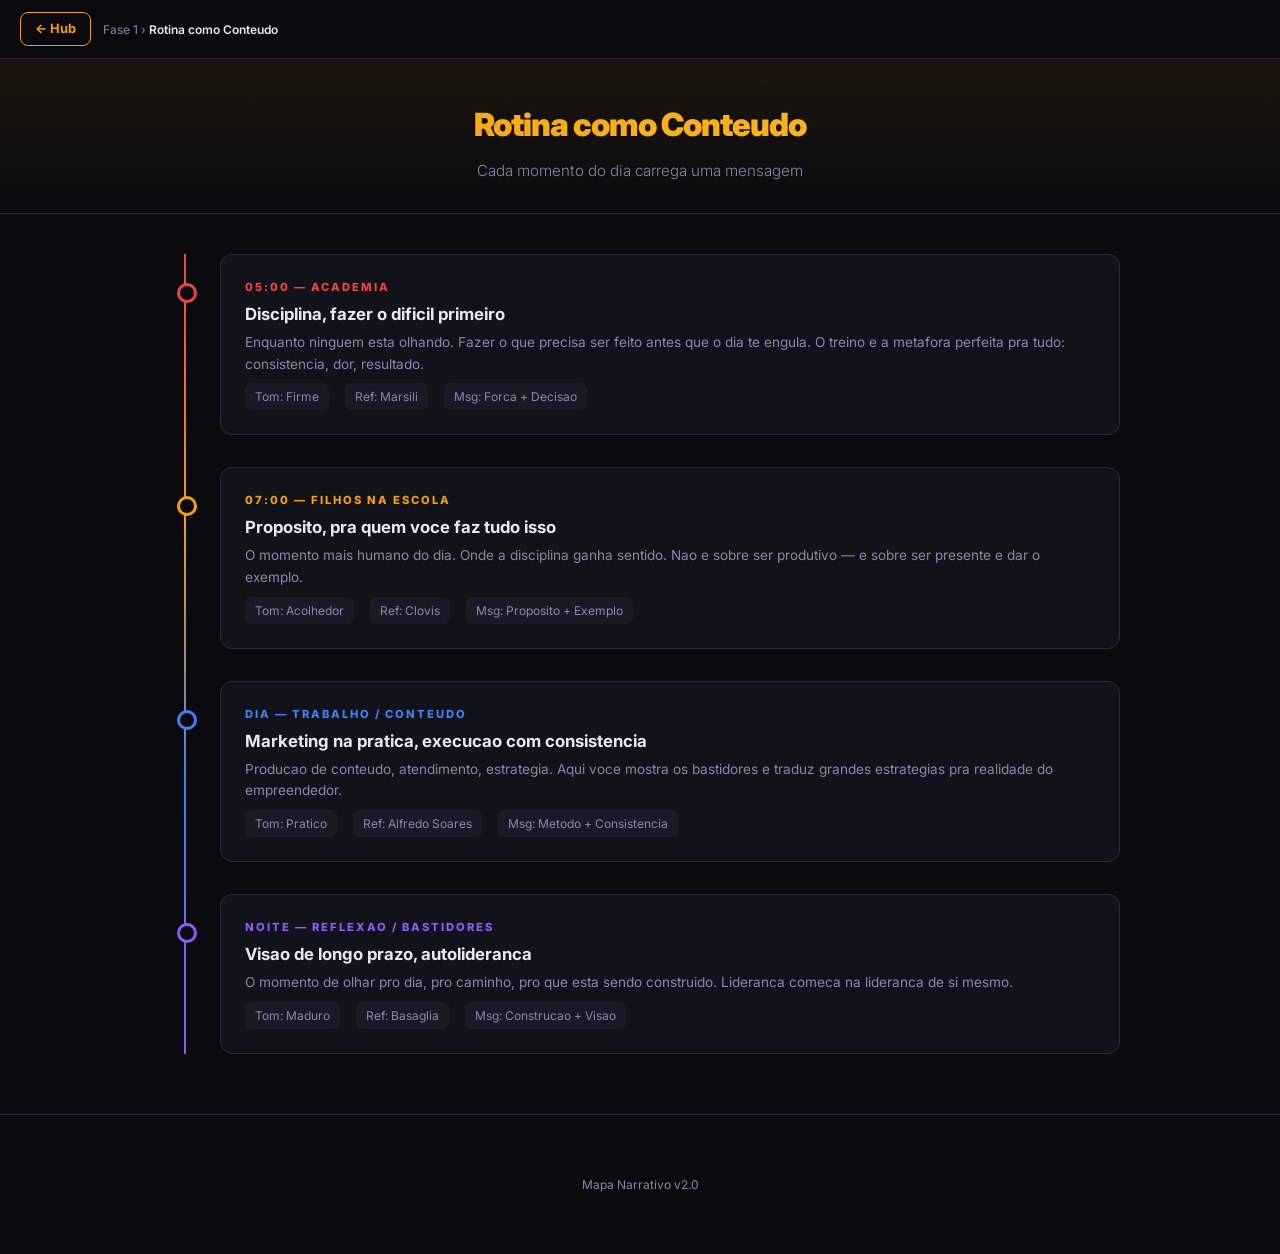
<file: rotina.html>
<!DOCTYPE html>
<html lang="pt-BR">
<head><meta charset="UTF-8"><meta name="viewport" content="width=device-width, initial-scale=1.0"><title>Rotina — Mapa Narrativo</title><link rel="stylesheet" href="styles.css"></head>
<body>
<div class="topbar"><a href="index.html" class="back">&#8592; Hub</a><div class="breadcrumb">Fase 1 &rsaquo; <span>Rotina como Conteudo</span></div></div>
<div class="header"><h1>Rotina como Conteudo</h1><p class="subtitle">Cada momento do dia carrega uma mensagem</p></div>

<div class="section">
  <div class="timeline">
    <div class="timeline-item"><div class="timeline-hora">05:00 — ACADEMIA</div><h3>Disciplina, fazer o dificil primeiro</h3><p style="font-size:0.85rem;color:var(--text-muted)">Enquanto ninguem esta olhando. Fazer o que precisa ser feito antes que o dia te engula. O treino e a metafora perfeita pra tudo: consistencia, dor, resultado.</p><div class="timeline-meta"><span>Tom: Firme</span><span>Ref: Marsili</span><span>Msg: Forca + Decisao</span></div></div>
    <div class="timeline-item"><div class="timeline-hora">07:00 — FILHOS NA ESCOLA</div><h3>Proposito, pra quem voce faz tudo isso</h3><p style="font-size:0.85rem;color:var(--text-muted)">O momento mais humano do dia. Onde a disciplina ganha sentido. Nao e sobre ser produtivo — e sobre ser presente e dar o exemplo.</p><div class="timeline-meta"><span>Tom: Acolhedor</span><span>Ref: Clovis</span><span>Msg: Proposito + Exemplo</span></div></div>
    <div class="timeline-item"><div class="timeline-hora">DIA — TRABALHO / CONTEUDO</div><h3>Marketing na pratica, execucao com consistencia</h3><p style="font-size:0.85rem;color:var(--text-muted)">Producao de conteudo, atendimento, estrategia. Aqui voce mostra os bastidores e traduz grandes estrategias pra realidade do empreendedor.</p><div class="timeline-meta"><span>Tom: Pratico</span><span>Ref: Alfredo Soares</span><span>Msg: Metodo + Consistencia</span></div></div>
    <div class="timeline-item"><div class="timeline-hora">NOITE — REFLEXAO / BASTIDORES</div><h3>Visao de longo prazo, autolideranca</h3><p style="font-size:0.85rem;color:var(--text-muted)">O momento de olhar pro dia, pro caminho, pro que esta sendo construido. Lideranca comeca na lideranca de si mesmo.</p><div class="timeline-meta"><span>Tom: Maduro</span><span>Ref: Basaglia</span><span>Msg: Construcao + Visao</span></div></div>
  </div>
</div>

<div class="footer"><p>Mapa Narrativo v2.0</p></div>
</body></html>
</file>
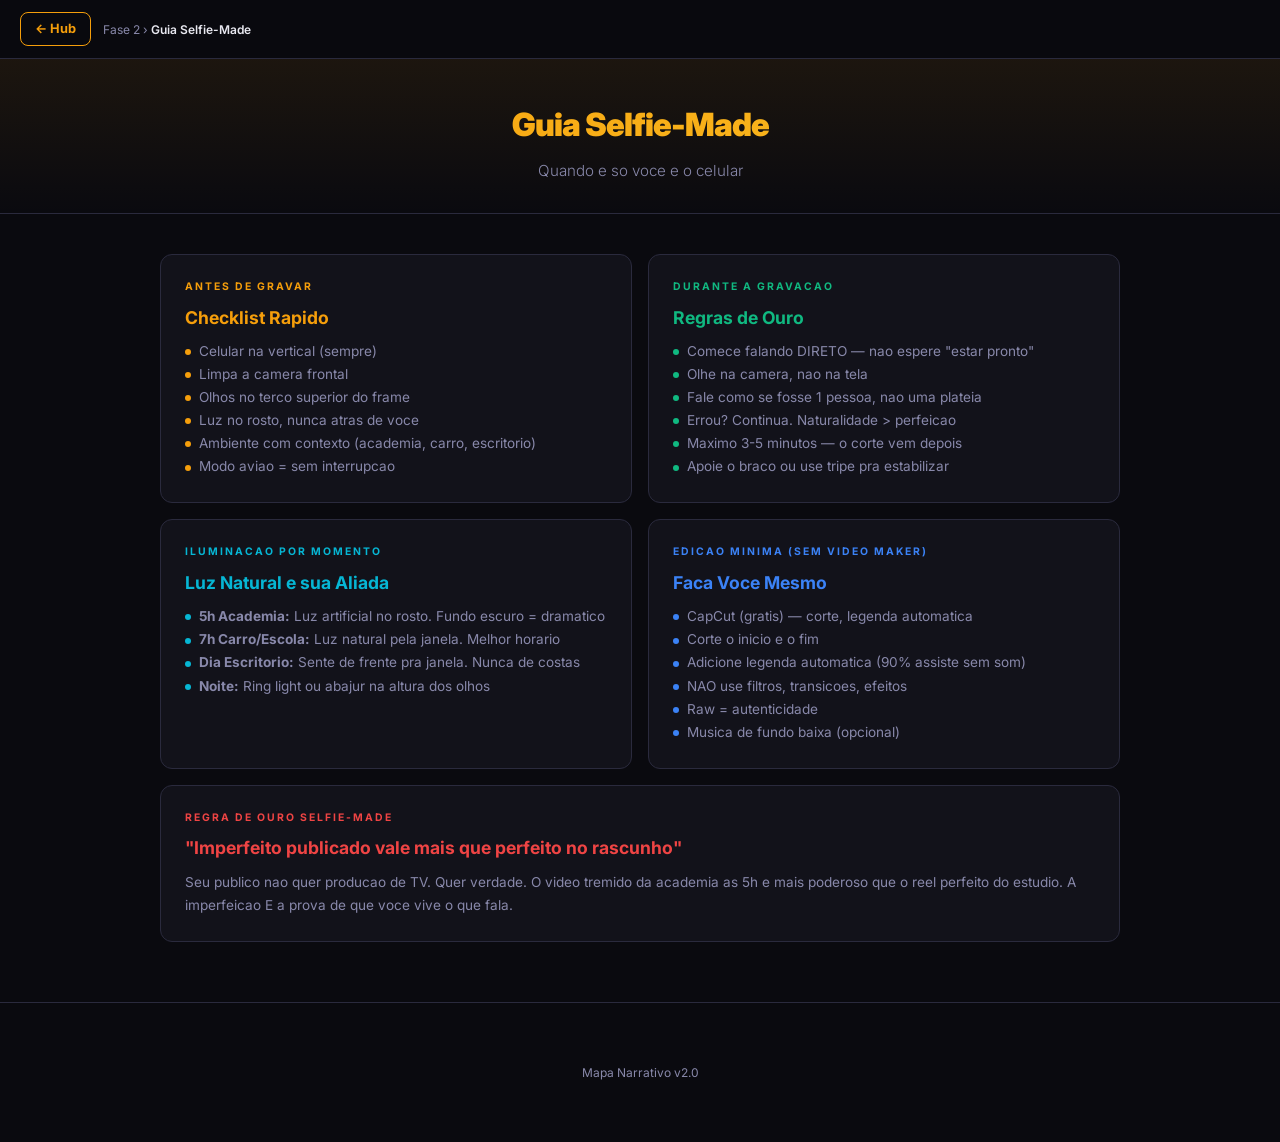
<file: selfie.html>
<!DOCTYPE html>
<html lang="pt-BR">
<head><meta charset="UTF-8"><meta name="viewport" content="width=device-width, initial-scale=1.0"><title>Selfie-Made — Mapa Narrativo</title><link rel="stylesheet" href="styles.css"></head>
<body>
<div class="topbar"><a href="index.html" class="back">&#8592; Hub</a><div class="breadcrumb">Fase 2 &rsaquo; <span>Guia Selfie-Made</span></div></div>
<div class="header"><h1>Guia Selfie-Made</h1><p class="subtitle">Quando e so voce e o celular</p></div>

<div class="section">
  <div class="cards cols-2">
    <div class="card accent-amber"><div class="card-label">Antes de Gravar</div><h3>Checklist Rapido</h3><ul><li>Celular na vertical (sempre)</li><li>Limpa a camera frontal</li><li>Olhos no terco superior do frame</li><li>Luz no rosto, nunca atras de voce</li><li>Ambiente com contexto (academia, carro, escritorio)</li><li>Modo aviao = sem interrupcao</li></ul></div>
    <div class="card accent-green"><div class="card-label">Durante a Gravacao</div><h3>Regras de Ouro</h3><ul><li>Comece falando DIRETO — nao espere "estar pronto"</li><li>Olhe na camera, nao na tela</li><li>Fale como se fosse 1 pessoa, nao uma plateia</li><li>Errou? Continua. Naturalidade > perfeicao</li><li>Maximo 3-5 minutos — o corte vem depois</li><li>Apoie o braco ou use tripe pra estabilizar</li></ul></div>
  </div>

  <div class="cards cols-2" style="margin-top:16px">
    <div class="card accent-cyan"><div class="card-label">Iluminacao por Momento</div><h3>Luz Natural e sua Aliada</h3><ul><li><strong>5h Academia:</strong> Luz artificial no rosto. Fundo escuro = dramatico</li><li><strong>7h Carro/Escola:</strong> Luz natural pela janela. Melhor horario</li><li><strong>Dia Escritorio:</strong> Sente de frente pra janela. Nunca de costas</li><li><strong>Noite:</strong> Ring light ou abajur na altura dos olhos</li></ul></div>
    <div class="card accent-blue"><div class="card-label">Edicao Minima (sem video maker)</div><h3>Faca Voce Mesmo</h3><ul><li>CapCut (gratis) — corte, legenda automatica</li><li>Corte o inicio e o fim</li><li>Adicione legenda automatica (90% assiste sem som)</li><li>NAO use filtros, transicoes, efeitos</li><li>Raw = autenticidade</li><li>Musica de fundo baixa (opcional)</li></ul></div>
  </div>

  <div style="margin-top:16px">
    <div class="card accent-red"><div class="card-label">Regra de Ouro Selfie-Made</div><h3>"Imperfeito publicado vale mais que perfeito no rascunho"</h3><p>Seu publico nao quer producao de TV. Quer verdade. O video tremido da academia as 5h e mais poderoso que o reel perfeito do estudio. A imperfeicao E a prova de que voce vive o que fala.</p></div>
  </div>
</div>

<div class="footer"><p>Mapa Narrativo v2.0</p></div>
</body></html>
</file>
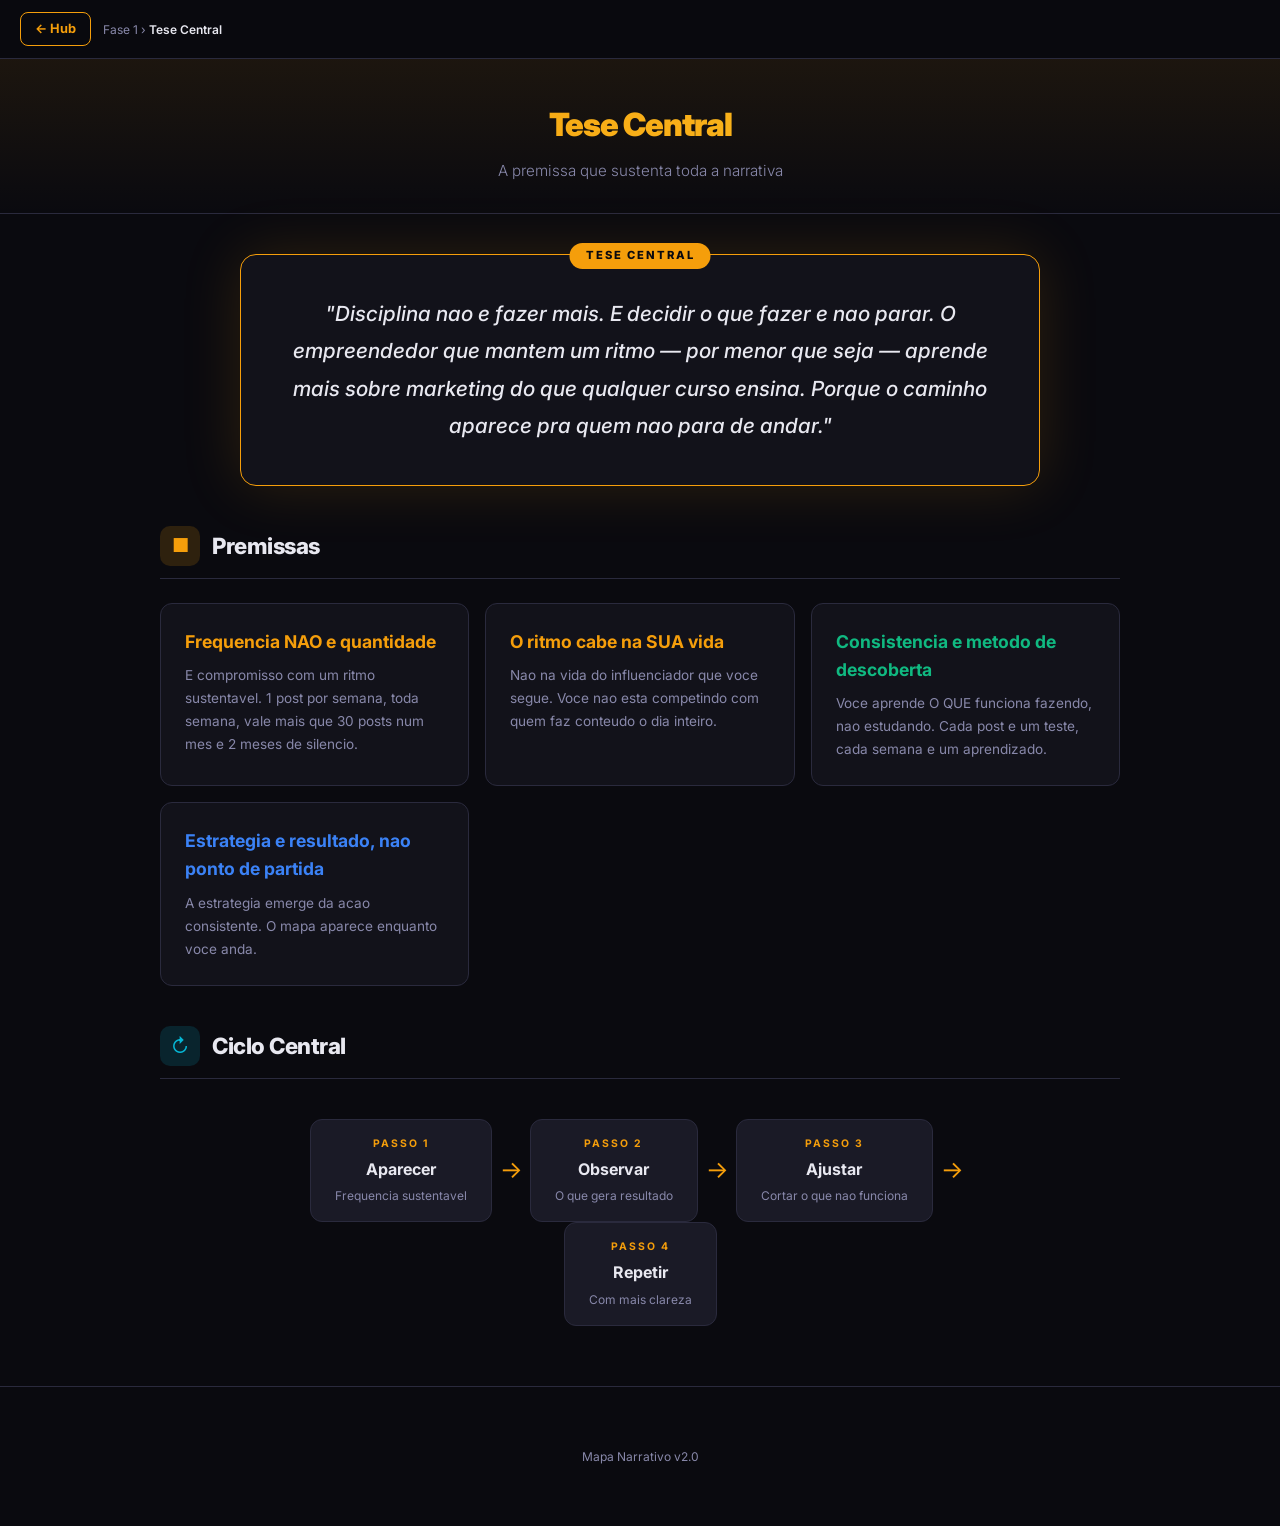
<file: tese.html>
<!DOCTYPE html>
<html lang="pt-BR">
<head><meta charset="UTF-8"><meta name="viewport" content="width=device-width, initial-scale=1.0"><title>Tese Central — Mapa Narrativo</title><link rel="stylesheet" href="styles.css"></head>
<body>
<div class="topbar"><a href="index.html" class="back">&#8592; Hub</a><div class="breadcrumb">Fase 1 &rsaquo; <span>Tese Central</span></div></div>
<div class="header"><h1>Tese Central</h1><p class="subtitle">A premissa que sustenta toda a narrativa</p></div>

<div class="section">
  <div class="tese">
    <blockquote>"Disciplina nao e fazer mais. E decidir o que fazer e nao parar. O empreendedor que mantem um ritmo — por menor que seja — aprende mais sobre marketing do que qualquer curso ensina. Porque o caminho aparece pra quem nao para de andar."</blockquote>
  </div>

  <div class="section-title"><div class="icon icon-amber">&#9632;</div><h2>Premissas</h2></div>
  <div class="cards cols-2">
    <div class="card accent-amber"><h3>Frequencia NAO e quantidade</h3><p>E compromisso com um ritmo sustentavel. 1 post por semana, toda semana, vale mais que 30 posts num mes e 2 meses de silencio.</p></div>
    <div class="card accent-amber"><h3>O ritmo cabe na SUA vida</h3><p>Nao na vida do influenciador que voce segue. Voce nao esta competindo com quem faz conteudo o dia inteiro.</p></div>
    <div class="card accent-green"><h3>Consistencia e metodo de descoberta</h3><p>Voce aprende O QUE funciona fazendo, nao estudando. Cada post e um teste, cada semana e um aprendizado.</p></div>
    <div class="card accent-blue"><h3>Estrategia e resultado, nao ponto de partida</h3><p>A estrategia emerge da acao consistente. O mapa aparece enquanto voce anda.</p></div>
  </div>
</div>

<div class="section">
  <div class="section-title"><div class="icon icon-cyan">&#8635;</div><h2>Ciclo Central</h2></div>
  <div class="ciclo">
    <div class="ciclo-step"><div class="step-num">Passo 1</div><div class="step-title">Aparecer</div><div class="step-desc">Frequencia sustentavel</div></div>
    <div class="ciclo-arrow">&#8594;</div>
    <div class="ciclo-step"><div class="step-num">Passo 2</div><div class="step-title">Observar</div><div class="step-desc">O que gera resultado</div></div>
    <div class="ciclo-arrow">&#8594;</div>
    <div class="ciclo-step"><div class="step-num">Passo 3</div><div class="step-title">Ajustar</div><div class="step-desc">Cortar o que nao funciona</div></div>
    <div class="ciclo-arrow">&#8594;</div>
    <div class="ciclo-step"><div class="step-num">Passo 4</div><div class="step-title">Repetir</div><div class="step-desc">Com mais clareza</div></div>
  </div>
</div>

<div class="footer"><p>Mapa Narrativo v2.0</p></div>
</body></html>
</file>
<file: styles.css>
@import url('https://fonts.googleapis.com/css2?family=Inter:wght@300;400;500;600;700;800;900&display=swap');

:root {
  --bg: #0a0a0f;
  --surface: #12121a;
  --surface-2: #1a1a26;
  --surface-3: #222233;
  --border: #2a2a3d;
  --text: #e8e8f0;
  --text-muted: #8888aa;
  --accent: #f59e0b;
  --accent-glow: rgba(245, 158, 11, 0.15);
  --blue: #3b82f6;
  --green: #10b981;
  --red: #ef4444;
  --purple: #8b5cf6;
  --cyan: #06b6d4;
}

* { margin: 0; padding: 0; box-sizing: border-box; }

body {
  font-family: 'Inter', sans-serif;
  background: var(--bg);
  color: var(--text);
  line-height: 1.6;
  min-height: 100vh;
}

/* HEADER */
.header {
  text-align: center;
  padding: 40px 20px 30px;
  background: linear-gradient(180deg, rgba(245,158,11,0.08) 0%, transparent 100%);
  border-bottom: 1px solid var(--border);
}
.header h1 {
  font-size: 2rem;
  font-weight: 900;
  letter-spacing: -1px;
  background: linear-gradient(135deg, var(--accent), #fbbf24);
  -webkit-background-clip: text;
  -webkit-text-fill-color: transparent;
  margin-bottom: 8px;
}
.header .subtitle {
  font-size: 0.95rem;
  color: var(--text-muted);
  max-width: 600px;
  margin: 0 auto;
  font-weight: 300;
}
.header .version {
  margin-top: 12px;
  font-size: 0.7rem;
  color: var(--text-muted);
  opacity: 0.5;
}

/* TOPBAR NAV */
.topbar {
  display: flex;
  align-items: center;
  gap: 12px;
  padding: 12px 20px;
  background: rgba(10,10,15,0.95);
  backdrop-filter: blur(10px);
  border-bottom: 1px solid var(--border);
  position: sticky;
  top: 0;
  z-index: 100;
}
.topbar .back {
  color: var(--accent);
  text-decoration: none;
  font-size: 0.8rem;
  font-weight: 700;
  padding: 6px 14px;
  border-radius: 8px;
  border: 1px solid var(--accent);
  transition: all 0.3s;
  white-space: nowrap;
}
.topbar .back:hover {
  background: var(--accent);
  color: var(--bg);
}
.topbar .breadcrumb {
  font-size: 0.75rem;
  color: var(--text-muted);
}
.topbar .breadcrumb span { color: var(--text); font-weight: 600; }

/* SECTIONS */
.section {
  margin: 40px auto;
  max-width: 1000px;
  padding: 0 20px;
}
.section-title {
  display: flex;
  align-items: center;
  gap: 12px;
  margin-bottom: 24px;
  padding-bottom: 12px;
  border-bottom: 1px solid var(--border);
}
.section-title .icon {
  width: 40px;
  height: 40px;
  border-radius: 10px;
  display: flex;
  align-items: center;
  justify-content: center;
  font-size: 1.2rem;
  flex-shrink: 0;
}
.section-title h2 {
  font-size: 1.4rem;
  font-weight: 800;
  letter-spacing: -0.5px;
}
.section-title .count {
  font-size: 0.7rem;
  color: var(--text-muted);
  background: var(--surface-2);
  padding: 2px 10px;
  border-radius: 10px;
  margin-left: auto;
}

.icon-amber { background: var(--accent-glow); color: var(--accent); }
.icon-blue { background: rgba(59,130,246,0.15); color: var(--blue); }
.icon-green { background: rgba(16,185,129,0.15); color: var(--green); }
.icon-red { background: rgba(239,68,68,0.15); color: var(--red); }
.icon-purple { background: rgba(139,92,246,0.15); color: var(--purple); }
.icon-cyan { background: rgba(6,182,212,0.15); color: var(--cyan); }

/* CARDS */
.cards { display: grid; gap: 16px; }
.cards.cols-2 { grid-template-columns: repeat(auto-fit, minmax(300px, 1fr)); }
.cards.cols-3 { grid-template-columns: repeat(auto-fit, minmax(260px, 1fr)); }
.cards.cols-4 { grid-template-columns: repeat(auto-fit, minmax(200px, 1fr)); }

.card {
  background: var(--surface);
  border: 1px solid var(--border);
  border-radius: 12px;
  padding: 24px;
  transition: all 0.3s;
}
.card:hover {
  border-color: var(--accent);
  transform: translateY(-2px);
  box-shadow: 0 8px 30px rgba(0,0,0,0.3);
}
.card-label {
  font-size: 0.65rem;
  font-weight: 700;
  letter-spacing: 2px;
  text-transform: uppercase;
  margin-bottom: 8px;
}
.card h3 { font-size: 1.1rem; font-weight: 700; margin-bottom: 8px; }
.card p, .card li { font-size: 0.85rem; color: var(--text-muted); line-height: 1.7; }
.card ul { list-style: none; padding: 0; }
.card ul li::before {
  content: '';
  display: inline-block;
  width: 6px;
  height: 6px;
  border-radius: 50%;
  margin-right: 8px;
  vertical-align: middle;
}

.accent-amber .card-label, .accent-amber h3 { color: var(--accent); }
.accent-amber ul li::before { background: var(--accent); }
.accent-blue .card-label, .accent-blue h3 { color: var(--blue); }
.accent-blue ul li::before { background: var(--blue); }
.accent-green .card-label, .accent-green h3 { color: var(--green); }
.accent-green ul li::before { background: var(--green); }
.accent-red .card-label, .accent-red h3 { color: var(--red); }
.accent-red ul li::before { background: var(--red); }
.accent-purple .card-label, .accent-purple h3 { color: var(--purple); }
.accent-purple ul li::before { background: var(--purple); }
.accent-cyan .card-label, .accent-cyan h3 { color: var(--cyan); }
.accent-cyan ul li::before { background: var(--cyan); }

/* TESE */
.tese {
  max-width: 800px;
  margin: 40px auto;
  padding: 40px;
  background: var(--surface);
  border: 1px solid var(--accent);
  border-radius: 16px;
  text-align: center;
  box-shadow: 0 0 60px var(--accent-glow);
  position: relative;
}
.tese::before {
  content: 'TESE CENTRAL';
  position: absolute;
  top: -12px;
  left: 50%;
  transform: translateX(-50%);
  background: var(--accent);
  color: var(--bg);
  font-size: 0.7rem;
  font-weight: 800;
  padding: 4px 16px;
  border-radius: 20px;
  letter-spacing: 2px;
}
.tese blockquote {
  font-size: 1.3rem;
  font-weight: 500;
  line-height: 1.8;
  font-style: italic;
}

/* CICLO */
.ciclo {
  max-width: 700px;
  margin: 40px auto;
  display: flex;
  justify-content: center;
  gap: 0;
  flex-wrap: wrap;
  align-items: center;
}
.ciclo-step {
  background: var(--surface-2);
  border: 1px solid var(--border);
  border-radius: 12px;
  padding: 16px 24px;
  text-align: center;
  min-width: 140px;
}
.ciclo-step .step-num { font-size: 0.65rem; font-weight: 700; color: var(--accent); letter-spacing: 2px; text-transform: uppercase; }
.ciclo-step .step-title { font-size: 1rem; font-weight: 700; margin-top: 4px; }
.ciclo-step .step-desc { font-size: 0.75rem; color: var(--text-muted); margin-top: 4px; }
.ciclo-arrow { font-size: 1.5rem; color: var(--accent); padding: 0 8px; }

/* BANDEIRA */
.bandeira {
  background: var(--surface);
  border-left: 4px solid var(--accent);
  border-radius: 0 12px 12px 0;
  padding: 24px 28px;
  margin-bottom: 16px;
}
.bandeira .num { font-size: 0.65rem; font-weight: 800; color: var(--accent); letter-spacing: 2px; margin-bottom: 4px; }
.bandeira h3 { font-size: 1.1rem; font-weight: 700; margin-bottom: 8px; }
.bandeira p { font-size: 0.85rem; color: var(--text-muted); }

/* ORIGEM */
.origem-box {
  max-width: 700px;
  margin: 0 auto;
  background: var(--surface);
  border: 1px solid var(--border);
  border-radius: 16px;
  padding: 40px;
  text-align: center;
}
.origem-box .origem-quote { font-size: 1.15rem; font-style: italic; line-height: 1.8; margin-bottom: 16px; }
.origem-box .origem-sub { font-size: 0.85rem; color: var(--text-muted); max-width: 500px; margin: 0 auto; }

/* TIMELINE */
.timeline { position: relative; padding-left: 60px; }
.timeline::before {
  content: '';
  position: absolute;
  left: 24px;
  top: 0;
  bottom: 0;
  width: 2px;
  background: linear-gradient(180deg, var(--red), var(--accent), var(--blue), var(--purple));
}
.timeline-item {
  position: relative;
  margin-bottom: 32px;
  background: var(--surface);
  border: 1px solid var(--border);
  border-radius: 12px;
  padding: 24px;
}
.timeline-item::before {
  content: '';
  position: absolute;
  left: -44px;
  top: 28px;
  width: 14px;
  height: 14px;
  border-radius: 50%;
  border: 3px solid;
  background: var(--bg);
}
.timeline-item:nth-child(1)::before { border-color: var(--red); }
.timeline-item:nth-child(2)::before { border-color: var(--accent); }
.timeline-item:nth-child(3)::before { border-color: var(--blue); }
.timeline-item:nth-child(4)::before { border-color: var(--purple); }
.timeline-hora { font-size: 0.7rem; font-weight: 800; letter-spacing: 2px; margin-bottom: 4px; }
.timeline-item:nth-child(1) .timeline-hora { color: var(--red); }
.timeline-item:nth-child(2) .timeline-hora { color: var(--accent); }
.timeline-item:nth-child(3) .timeline-hora { color: var(--blue); }
.timeline-item:nth-child(4) .timeline-hora { color: var(--purple); }
.timeline-item h3 { font-size: 1.05rem; font-weight: 700; margin-bottom: 4px; }
.timeline-meta { display: flex; gap: 16px; margin-top: 8px; flex-wrap: wrap; }
.timeline-meta span { font-size: 0.75rem; color: var(--text-muted); background: var(--surface-2); padding: 4px 10px; border-radius: 6px; }

/* FRASES */
.frase-card {
  background: var(--surface);
  border: 1px solid var(--border);
  border-radius: 12px;
  padding: 20px 24px;
  margin-bottom: 12px;
  position: relative;
  transition: all 0.3s;
}
.frase-card:hover { border-color: var(--accent); background: var(--surface-2); }
.frase-card::before { content: open-quote; font-size: 3rem; color: var(--accent); opacity: 0.3; position: absolute; top: 4px; left: 16px; font-family: Georgia, serif; }
.frase-card p { font-size: 0.95rem; font-style: italic; padding-left: 20px; line-height: 1.7; }
.frase-tag { display: inline-block; font-size: 0.6rem; font-weight: 700; letter-spacing: 1px; text-transform: uppercase; padding: 2px 8px; border-radius: 4px; margin-top: 8px; margin-left: 20px; }
.tag-academia { background: rgba(239,68,68,0.15); color: var(--red); }
.tag-filhos { background: var(--accent-glow); color: var(--accent); }
.tag-trabalho { background: rgba(59,130,246,0.15); color: var(--blue); }
.tag-reflexao { background: rgba(139,92,246,0.15); color: var(--purple); }

/* QUADRANTE */
.quadrante {
  display: grid;
  grid-template-columns: 1fr 1fr;
  gap: 16px;
  max-width: 700px;
  margin: 0 auto;
  position: relative;
}
.quadrante::before { content: ''; position: absolute; top: 50%; left: 0; right: 0; height: 1px; background: var(--border); }
.quadrante::after { content: ''; position: absolute; left: 50%; top: 0; bottom: 0; width: 1px; background: var(--border); }
.quad-item {
  background: var(--surface);
  border: 1px solid var(--border);
  border-radius: 12px;
  padding: 24px;
  text-align: center;
  transition: all 0.3s;
}
.quad-item:hover { border-color: var(--accent); }
.quad-item .quad-name { font-size: 0.95rem; font-weight: 800; margin-bottom: 4px; }
.quad-item .quad-role { font-size: 0.7rem; color: var(--text-muted); margin-bottom: 8px; }
.quad-item .quad-absorve { font-size: 0.8rem; color: var(--accent); font-style: italic; }
.quad-axis { text-align: center; font-size: 0.65rem; font-weight: 700; letter-spacing: 3px; text-transform: uppercase; color: var(--text-muted); padding: 8px 0; }

/* PILAR */
.pilar-card {
  background: var(--surface);
  border: 1px solid var(--border);
  border-radius: 12px;
  padding: 28px;
  position: relative;
  overflow: hidden;
}
.pilar-card::after { content: ''; position: absolute; top: 0; left: 0; right: 0; height: 3px; }
.pilar-card:nth-child(1)::after { background: var(--red); }
.pilar-card:nth-child(2)::after { background: var(--accent); }
.pilar-card:nth-child(3)::after { background: var(--green); }
.pilar-card:nth-child(4)::after { background: var(--blue); }
.pilar-num { font-size: 2.5rem; font-weight: 900; opacity: 0.1; position: absolute; top: 12px; right: 20px; }
.pilar-card h3 { font-size: 1rem; font-weight: 700; margin-bottom: 8px; }
.pilar-card .pilar-msg { font-size: 0.8rem; color: var(--accent); font-style: italic; margin-top: 12px; padding-top: 12px; border-top: 1px solid var(--border); }

/* TABLE */
.compare-table { width: 100%; border-collapse: collapse; }
.compare-table th { text-align: left; font-size: 0.7rem; font-weight: 700; letter-spacing: 2px; text-transform: uppercase; color: var(--text-muted); padding: 12px 16px; border-bottom: 1px solid var(--border); }
.compare-table td { padding: 14px 16px; font-size: 0.85rem; border-bottom: 1px solid var(--border); vertical-align: top; }
.compare-table tr:last-child td { border-bottom: none; }
.compare-table .outros { color: var(--text-muted); }
.compare-table .voce { color: var(--accent); font-weight: 600; }

/* FOOTER */
.footer {
  text-align: center;
  padding: 60px 20px;
  color: var(--text-muted);
  font-size: 0.75rem;
  border-top: 1px solid var(--border);
  margin-top: 60px;
}
.footer .status {
  display: inline-block;
  background: rgba(16,185,129,0.15);
  color: var(--green);
  padding: 4px 12px;
  border-radius: 20px;
  font-weight: 600;
  font-size: 0.7rem;
  margin-bottom: 8px;
}

/* HUB */
.hub-grid {
  display: grid;
  grid-template-columns: repeat(auto-fit, minmax(280px, 1fr));
  gap: 16px;
  max-width: 1000px;
  margin: 0 auto;
  padding: 0 20px;
}
.hub-card {
  background: var(--surface);
  border: 1px solid var(--border);
  border-radius: 16px;
  padding: 28px;
  text-decoration: none;
  color: var(--text);
  transition: all 0.3s;
  position: relative;
  overflow: hidden;
}
.hub-card:hover {
  border-color: var(--accent);
  transform: translateY(-4px);
  box-shadow: 0 12px 40px rgba(0,0,0,0.4);
}
.hub-card .hub-icon { font-size: 1.5rem; margin-bottom: 12px; display: block; }
.hub-card .hub-phase { font-size: 0.6rem; font-weight: 700; letter-spacing: 2px; text-transform: uppercase; margin-bottom: 6px; }
.hub-card h3 { font-size: 1.05rem; font-weight: 700; margin-bottom: 6px; }
.hub-card p { font-size: 0.8rem; color: var(--text-muted); }
.hub-card::after { content: ''; position: absolute; top: 0; left: 0; right: 0; height: 3px; }

/* RESPONSIVE */
@media (max-width: 768px) {
  .header h1 { font-size: 1.6rem; }
  .tese blockquote { font-size: 1.05rem; }
  .ciclo { flex-direction: column; align-items: center; }
  .ciclo-arrow { transform: rotate(90deg); }
  .quadrante { grid-template-columns: 1fr; }
  .quadrante::after { display: none; }
  .timeline { padding-left: 40px; }
  .timeline::before { left: 14px; }
  .timeline-item::before { left: -34px; }
  .hub-grid { grid-template-columns: 1fr; }
  .cards.cols-4 { grid-template-columns: repeat(auto-fit, minmax(140px, 1fr)); }
}
</file>
